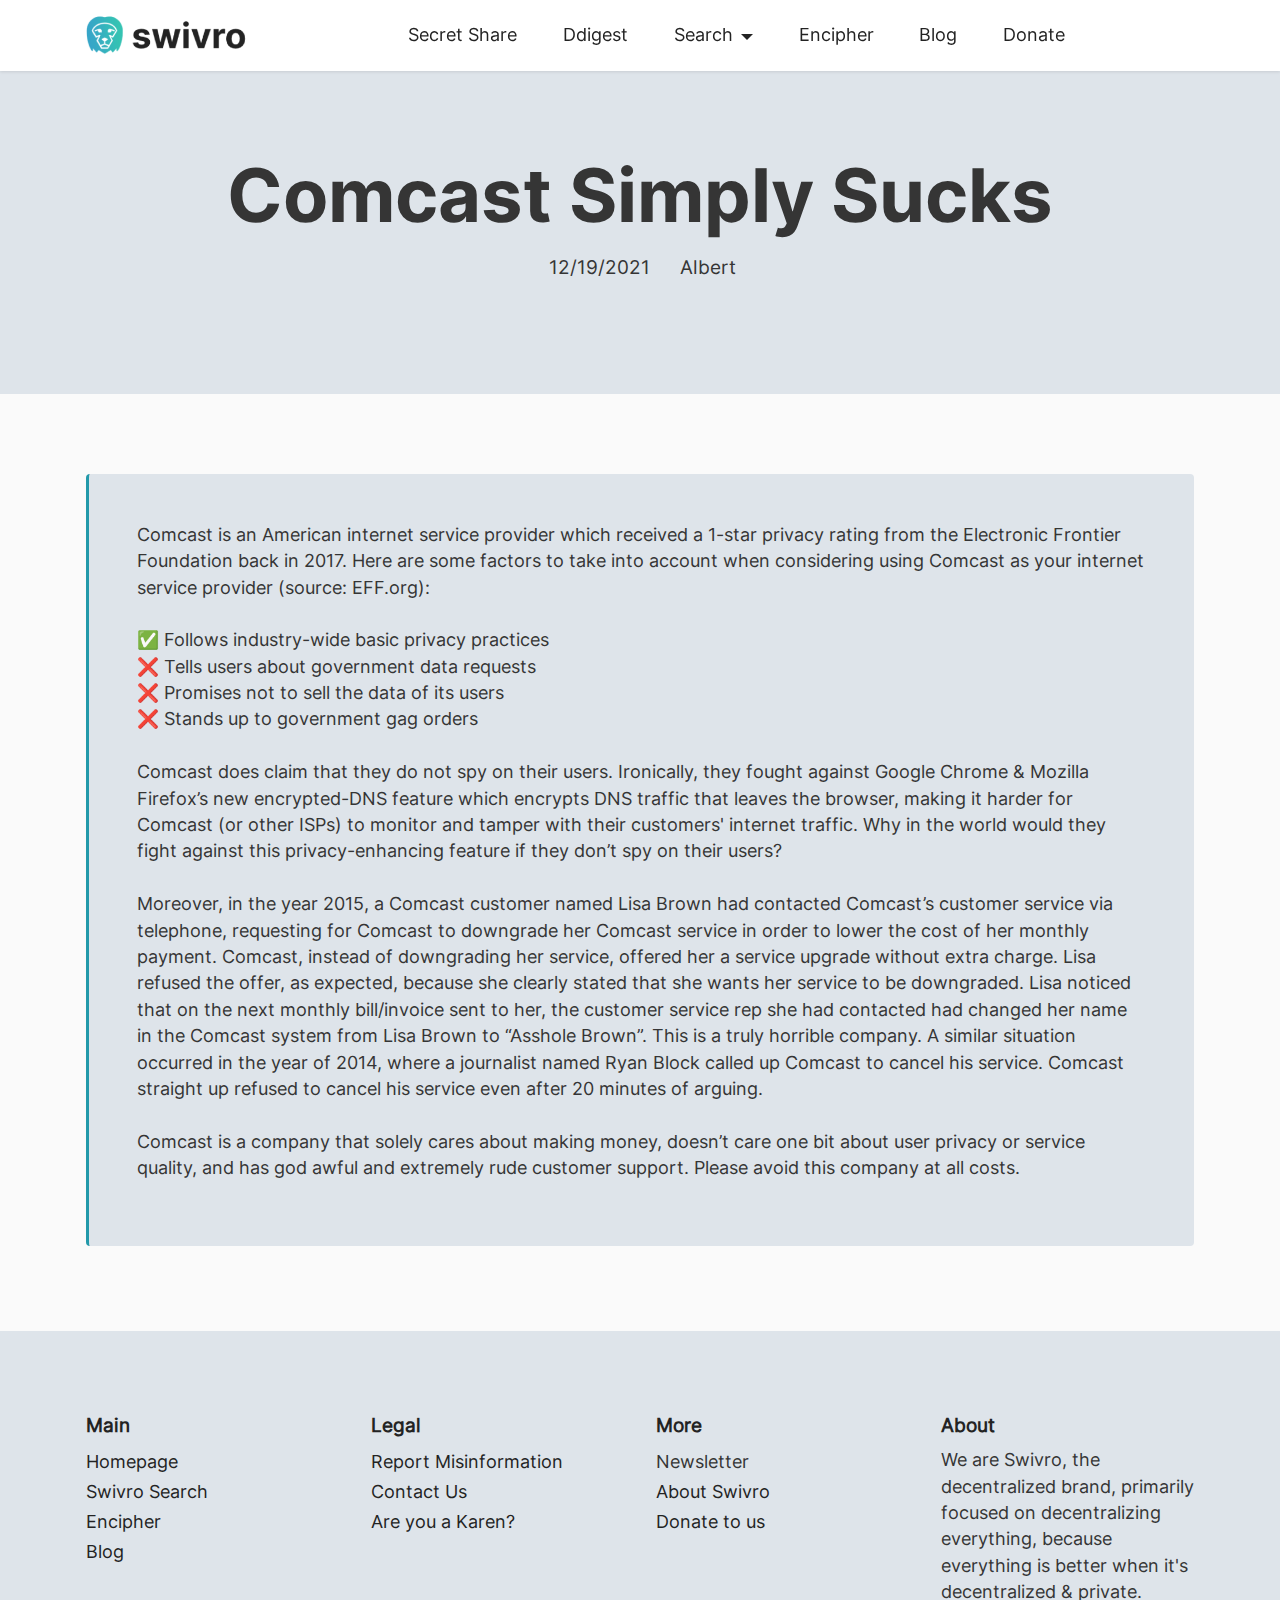
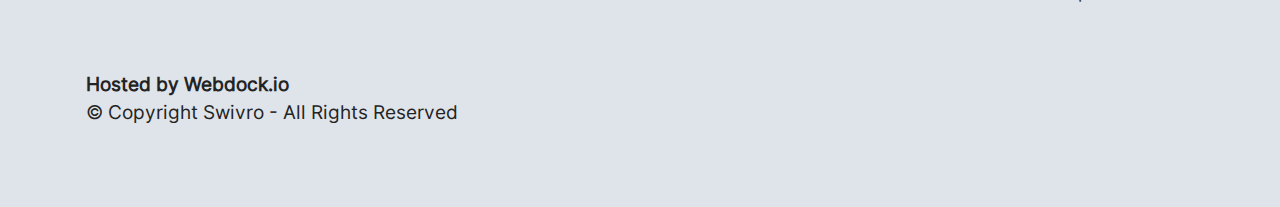
<file: comcast-simply-sucks.html>
<!DOCTYPE html>
<html  >
<head>
  
  <meta charset="UTF-8">
  <meta http-equiv="X-UA-Compatible" content="IE=edge">
  
  <meta name="viewport" content="width=device-width, initial-scale=1, minimum-scale=1">
  <link rel="shortcut icon" href="assets/images/lion-14-512-11-1-128x128.png" type="image/x-icon">
  <meta name="description" content="Swivro is an organization focused on online privacy, cybersecurity, and free speech.">
  
  
  <title>Comcast Simply Sucks - Swivro Blog</title>
  <link rel="stylesheet" href="assets/web/assets/mobirise-icons-bold/mobirise-icons-bold.css">
  <link rel="stylesheet" href="assets/bootstrap/css/bootstrap.min.css">
  <link rel="stylesheet" href="assets/bootstrap/css/bootstrap-grid.min.css">
  <link rel="stylesheet" href="assets/bootstrap/css/bootstrap-reboot.min.css">
  <link rel="stylesheet" href="assets/dropdown/css/style.css">
  <link rel="stylesheet" href="assets/socicon/css/styles.css">
  <link rel="stylesheet" href="assets/theme/css/style.css">
  <link href="assets/fonts/style.css" rel="stylesheet">
  <link rel="preload" as="style" href="assets/mobirise/css/mbr-additional.css"><link rel="stylesheet" href="assets/mobirise/css/mbr-additional.css" type="text/css">
  
  
  
  
</head>
<body>
  
  <section data-bs-version="5.1" class="menu menu2 cid-sYMV2b5gMI" once="menu" id="menu2-pf">
<!-- extra custom styling that applies to all pages -->
<style>
.badge {
  font-family: 'Inter-Regular';
  font-size: 12px;
}
.desc1 {
padding-top: 5px;
}
    
.fontdefault, .modal-content, ul, table, .banner, .alert {
font-family: Inter-Regular;
}
    
.plan, .card-wrapper {
border-radius: 10px !important;
}
.dstab, .uctab, .card-wrapper, .item-wrapper {
border-radius: 20px !important;
}
.btn {
border-radius: 12px !important;
}
.btn-primary {
background-image: linear-gradient(100deg, #2d9ab3, #34b5b2) !important;
border: none !important;
opacity: 1 !important;
}
.btn-primary:hover {
opacity: 0.9;
}
.gradient {
  background-image: linear-gradient(42deg, #3880e3, #33f091) !important;
  background-size: 100% !important;
  -webkit-background-clip: text;
  -moz-background-clip: text;
  -webkit-text-fill-color: transparent;
  -moz-text-fill-color: transparent;
  font-weight: bold;
}

.glitch {
// font-size: 5rem;
// font-weight: bold;
// text-transform: uppercase;
position: relative;
text-shadow: 0.05em 0 0 #00fffc, -0.03em -0.04em 0 #fc00ff,
    0.025em 0.04em 0 #fffc00;
animation: glitch 725ms infinite;
}

.glitch span {
  position: absolute;
  top: 0;
  left: 0;
}

.glitch span:first-child {
  animation: glitch 500ms infinite;
  clip-path: polygon(0 0, 100% 0, 100% 35%, 0 35%);
  transform: translate(-0.04em, -0.03em);
  opacity: 0.75;
}

.glitch span:last-child {
  animation: glitch 375ms infinite;
  clip-path: polygon(0 65%, 100% 65%, 100% 100%, 0 100%);
  transform: translate(0.04em, 0.03em);
  opacity: 0.75;
}

@keyframes glitch {
  0% {
    text-shadow: 0.05em 0 0 #00fffc, -0.03em -0.04em 0 #fc00ff,
      0.025em 0.04em 0 #fffc00;
  }
  15% {
    text-shadow: 0.05em 0 0 #00fffc, -0.03em -0.04em 0 #fc00ff,
      0.025em 0.04em 0 #fffc00;
  }
  16% {
    text-shadow: -0.05em -0.025em 0 #00fffc, 0.025em 0.035em 0 #fc00ff,
      -0.05em -0.05em 0 #fffc00;
  }
  49% {
    text-shadow: -0.05em -0.025em 0 #00fffc, 0.025em 0.035em 0 #fc00ff,
      -0.05em -0.05em 0 #fffc00;
  }
  50% {
    text-shadow: 0.05em 0.035em 0 #00fffc, 0.03em 0 0 #fc00ff,
      0 -0.04em 0 #fffc00;
  }
  99% {
    text-shadow: 0.05em 0.035em 0 #00fffc, 0.03em 0 0 #fc00ff,
      0 -0.04em 0 #fffc00;
  }
  100% {
    text-shadow: -0.05em 0 0 #00fffc, -0.025em -0.04em 0 #fc00ff,
      -0.04em -0.025em 0 #fffc00;
  }
}
</style>
<!-- end custom styling - PS, hi! from Swivro! -->
    
    <nav class="navbar navbar-dropdown navbar-fixed-top navbar-expand-lg">
        <div class="container">
            <div class="navbar-brand">
                <span class="navbar-logo">
                    <a href="../">
                        <img src="assets/images/new-project-100-346x92.png" alt="" style="height: 3rem;">
                    </a>
                </span>
                
            </div>
            <button class="navbar-toggler" type="button" data-toggle="collapse" data-bs-toggle="collapse" data-target="#navbarSupportedContent" data-bs-target="#navbarSupportedContent" aria-controls="navbarNavAltMarkup" aria-expanded="false" aria-label="Toggle navigation">
                <div class="hamburger">
                    <span></span>
                    <span></span>
                    <span></span>
                    <span></span>
                </div>
            </button>
            <div class="collapse navbar-collapse" id="navbarSupportedContent">
                <ul class="navbar-nav nav-dropdown nav-right" data-app-modern-menu="true"><li class="nav-item"><a class="nav-link link text-black text-primary show display-4" href="https://swivro.net/secret-share.html" aria-expanded="false">Secret Share</a></li><li class="nav-item"><a class="nav-link link text-black text-primary show display-4" href="https://swivro.net/ddigest.html">Ddigest</a></li><li class="nav-item dropdown"><a class="nav-link link text-black dropdown-toggle display-4" href="decentrasearch.html" data-toggle="dropdown-submenu" data-bs-toggle="dropdown" data-bs-auto-close="outside" aria-expanded="false">Search</a><div class="dropdown-menu" aria-labelledby="dropdown-undefined"><a class="show text-black dropdown-item text-primary display-4" href="https://swivro.net/search.html"><span class="mbrib-menu mbr-iconfont mbr-iconfont-btn"></span>Product Overview</a><a class="show text-black dropdown-item text-primary display-4" href="https://swivro.net/search-comparison.html"><span class="mbrib-image-gallery mbr-iconfont mbr-iconfont-btn"></span>Product Comparison</a><a class="show text-black dropdown-item text-primary display-4" href="https://search.swivro.net" target="_blank"><span class="mbrib-search mbr-iconfont mbr-iconfont-btn"></span>Search Now</a></div></li><li class="nav-item"><a class="nav-link link show text-black text-primary display-4" href="https://swivro.net/encipher.html">Encipher</a></li><li class="nav-item"><a class="nav-link link show text-black text-primary display-4" href="https://swivro.net/blog.html">Blog</a></li>
                    <li class="nav-item"><a class="nav-link link text-black text-primary display-4" href="https://swivro.net/donate.html">Donate</a></li></ul>
                
                
            </div>
        </div>
    </nav>
</section>

<section data-bs-version="5.1" class="header6 cid-sUY2ZK0Rw3" id="header6-ou">

    

    

    <div class="align-center container">
        <div class="row justify-content-center">
            <div class="col-12 col-lg-10">
                <h1 class="mbr-section-title mbr-fonts-style mbr-white mb-3 display-1">Comcast Simply Sucks</h1>
                
                <p class="mbr-text mbr-white mbr-fonts-style display-7">
                    <i class="fas fa-clock"></i>&nbsp;12/19/2021&nbsp; &nbsp;&nbsp;<i class="fas fa-id-card"></i>&nbsp; Albert</p>
                
            </div>
        </div>
    </div>
</section>

<section data-bs-version="5.1" class="content7 cid-sUs9v4gUBZ" id="content7-o4">
    
    <div class="container">
        <div class="row justify-content-center">
            <div class="col-12 col-md-12">
                <blockquote>
                
                <p class="mbr-text mbr-fonts-style display-4">Comcast is an American internet service provider which received a 1-star privacy rating from the Electronic Frontier Foundation back in 2017. Here are some factors to take into account when considering using Comcast as your internet service provider (source: EFF.org):
<br>
<br>✅ Follows industry-wide basic privacy practices
<br>❌ Tells users about government data requests
<br>❌ Promises not to sell the data of its users
<br>         ❌ Stands up to government gag orders<br>
<br>Comcast does claim that they do not spy on their users. Ironically, they fought against Google Chrome &amp; Mozilla Firefox’s new encrypted-DNS feature which encrypts DNS traffic that leaves the browser, making it harder for Comcast (or other ISPs) to monitor and tamper with their customers' internet traffic. Why in the world would they fight against this privacy-enhancing feature if they don’t spy on their users?
<br>
<br>Moreover, in the year 2015, a Comcast customer named Lisa Brown had contacted Comcast’s customer service via telephone, requesting for Comcast to downgrade her Comcast service in order to lower the cost of her monthly payment. Comcast, instead of downgrading her service, offered her a service upgrade without extra charge. Lisa refused the offer, as expected, because she clearly stated that she wants her service to be downgraded. Lisa noticed that on the next monthly bill/invoice sent to her, the customer service rep she had contacted had changed her name in the Comcast system from Lisa Brown to “Asshole Brown”. This is a truly horrible company. A similar situation occurred in the year of 2014, where a journalist named Ryan Block called up Comcast to cancel his service. Comcast straight up refused to cancel his service even after 20 minutes of arguing.
<br>
<br>Comcast is a company that solely cares about making money, doesn’t care one bit about user privacy or service quality, and has god awful and extremely rude customer support. Please avoid this company at all costs.</p></blockquote>
            </div>
        </div>
    </div>
</section>

<section data-bs-version="5.1" class="footer1 cid-sYMVfH92qR" once="footers" id="footer1-sOpMpnOYd4-sOR1GhUL5w-pg">

    
    
    <div class="container">
        <div class="row mbr-white">
            <div class="col-12 col-md-6 col-lg-3">
                <h5 class="mbr-section-subtitle mbr-fonts-style mb-2 display-7">
                    <strong>Main</strong></h5>
                <ul class="list mbr-fonts-style display-4">
                    <li class="mbr-text item-wrap"><a href="../" class="text-black text-primary">Homepage</a></li><li class="mbr-text item-wrap"><a href="https://swivro.net/search.html" class="text-black text-primary">Swivro Search</a></li><li class="mbr-text item-wrap"><a href="https://swivro.net/encipher.html" class="text-black text-primary">Encipher</a></li><li class="mbr-text item-wrap"><a href="https://swivro.net/blog.html" class="text-black text-primary">Blog</a></li>
                </ul>
            </div>
            <div class="col-12 col-md-6 col-lg-3">
                <h5 class="mbr-section-subtitle mbr-fonts-style mb-2 display-7">
                    <strong>Legal</strong></h5>
                <ul class="list mbr-fonts-style display-4">

                    <li class="mbr-text item-wrap"><a href="https://swivro.net/contact.html" class="text-black text-primary" style="font-size: 1.1rem;">Report Misinformation</a><br></li><li class="mbr-text item-wrap"><a href="https://swivro.net/contact.html" class="text-black text-primary">Contact Us</a></li><li class="mbr-text item-wrap"><a href="https://swivro.net/are-you-a-karen.html" class="text-black text-primary">Are you a Karen?</a></li>
                </ul>
            </div>
            <div class="col-12 col-md-6 col-lg-3">
                <h5 class="mbr-section-subtitle mbr-fonts-style mb-2 display-7"><strong>More</strong></h5>
                <ul class="list mbr-fonts-style display-4">
                    <li class="mbr-text item-wrap">Newsletter</li><li class="mbr-text item-wrap"><a href="https://swivro.net/about.html" class="text-black text-primary">About&nbsp;Swivro</a></li><li class="mbr-text item-wrap"><a href="https://swivro.net/donate.html" class="text-black text-primary">Donate to us</a></li>
                </ul>
            </div>
            <div class="col-12 col-md-6 col-lg-3">
                <h5 class="mbr-section-subtitle mbr-fonts-style mb-2 display-7">
                    <strong>About</strong>
                </h5>
                <p class="mbr-text mbr-fonts-style mb-4 display-4">We are Swivro, the decentralized brand, primarily focused on decentralizing everything, because everything is better when it's decentralized &amp; private.<br></p>
                
                
            </div>
            <div class="col-12 mt-4">
                <p class="mbr-text mb-0 mbr-fonts-style copyright align-center display-7"><a href="https://webdock.io" class="text-black" style="" target="_blank"><strong>Hosted by Webdock.io</strong></a><br>© Copyright <text id="footeryear"></text> Swivro - All Rights Reserved<br>
                </p>
            </div>
        </div>
    </div>
    <script>
        document.getElementById("year").innerHTML = new Date().getFullYear();
        document.getElementById("footeryear").innerHTML = new Date().getFullYear();
    </script>
</section>


<script src="assets/bootstrap/js/bootstrap.bundle.min.js"></script>
  <script src="assets/smoothscroll/smooth-scroll.js"></script>
  <script src="assets/ytplayer/index.js"></script>
  <script src="assets/dropdown/js/navbar-dropdown.js"></script>
  <script src="assets/theme/js/script.js"></script>
  
  
  <script src="//instant.page/5.1.0" type="module" integrity="sha384-by67kQnR+pyfy8yWP4kPO12fHKRLHZPfEsiSXR8u2IKcTdxD805MGUXBzVPnkLHw"></script>
</body>
</html>
</file>
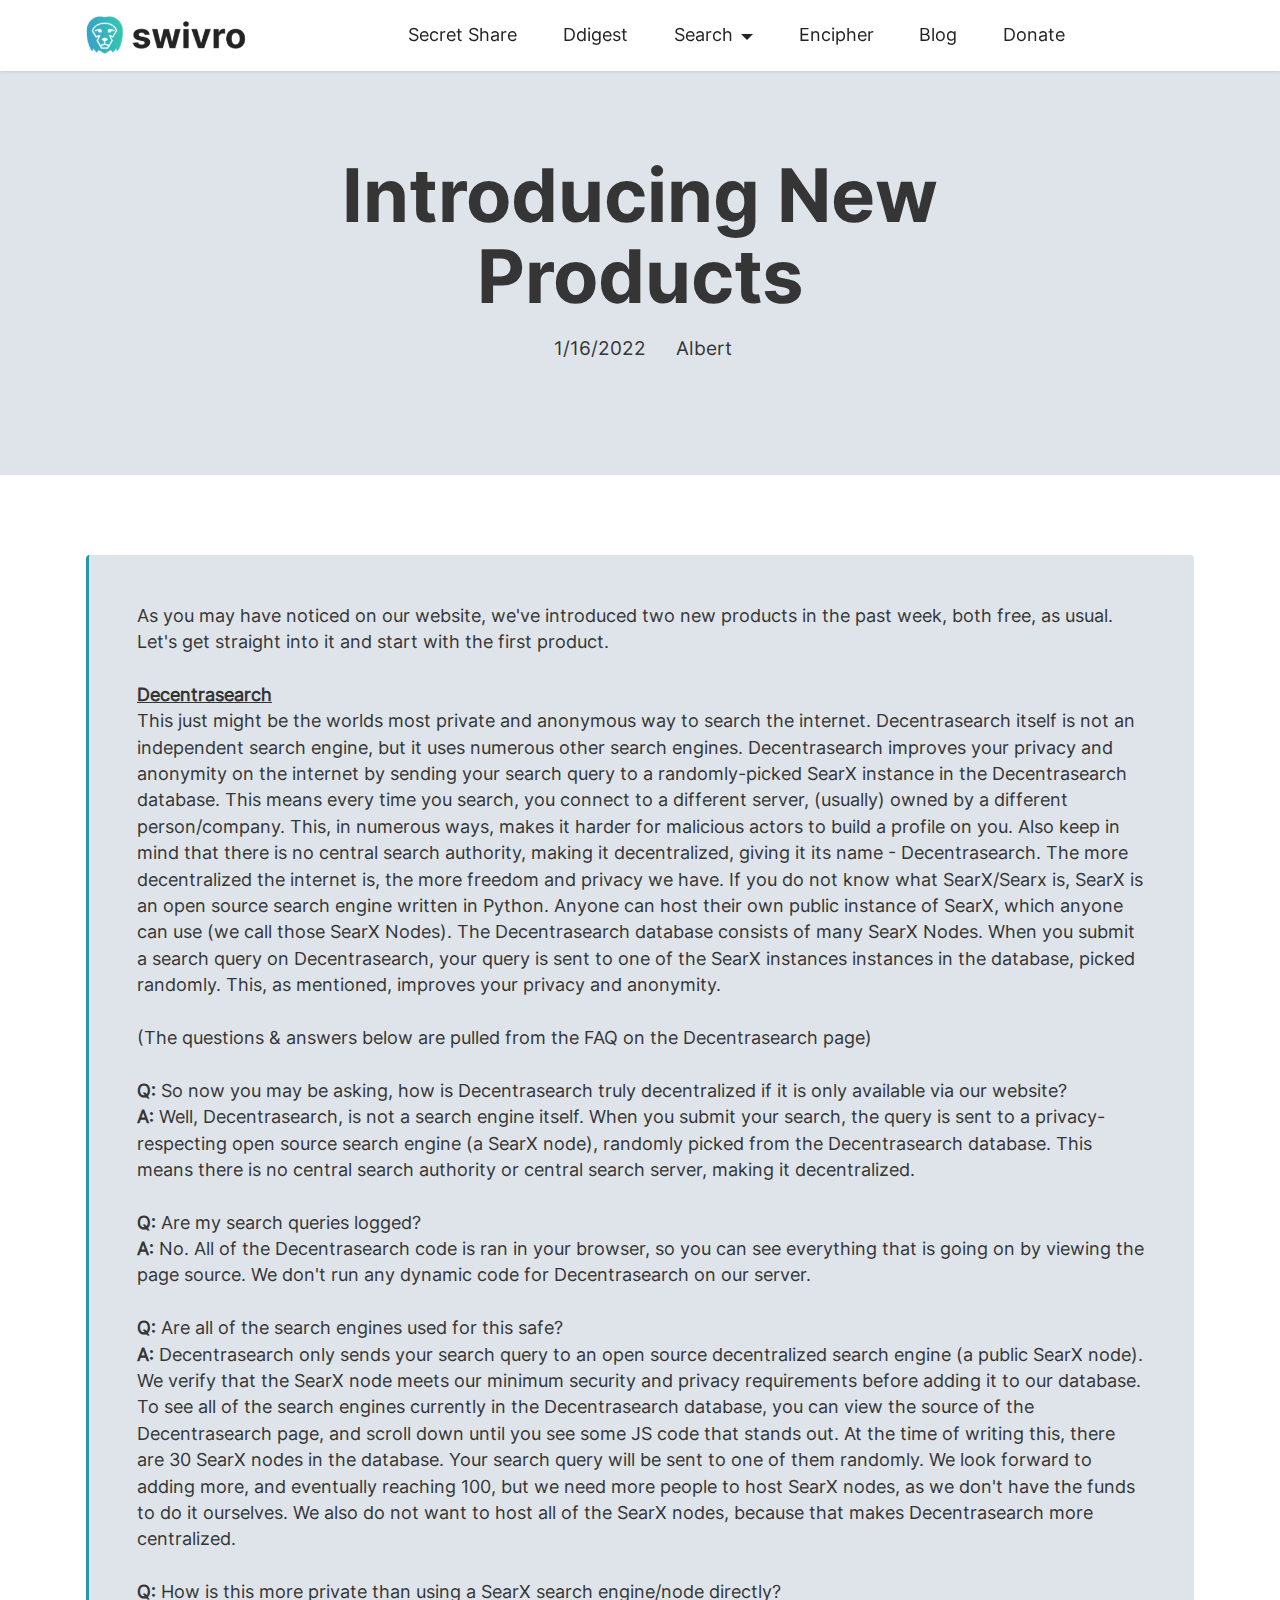
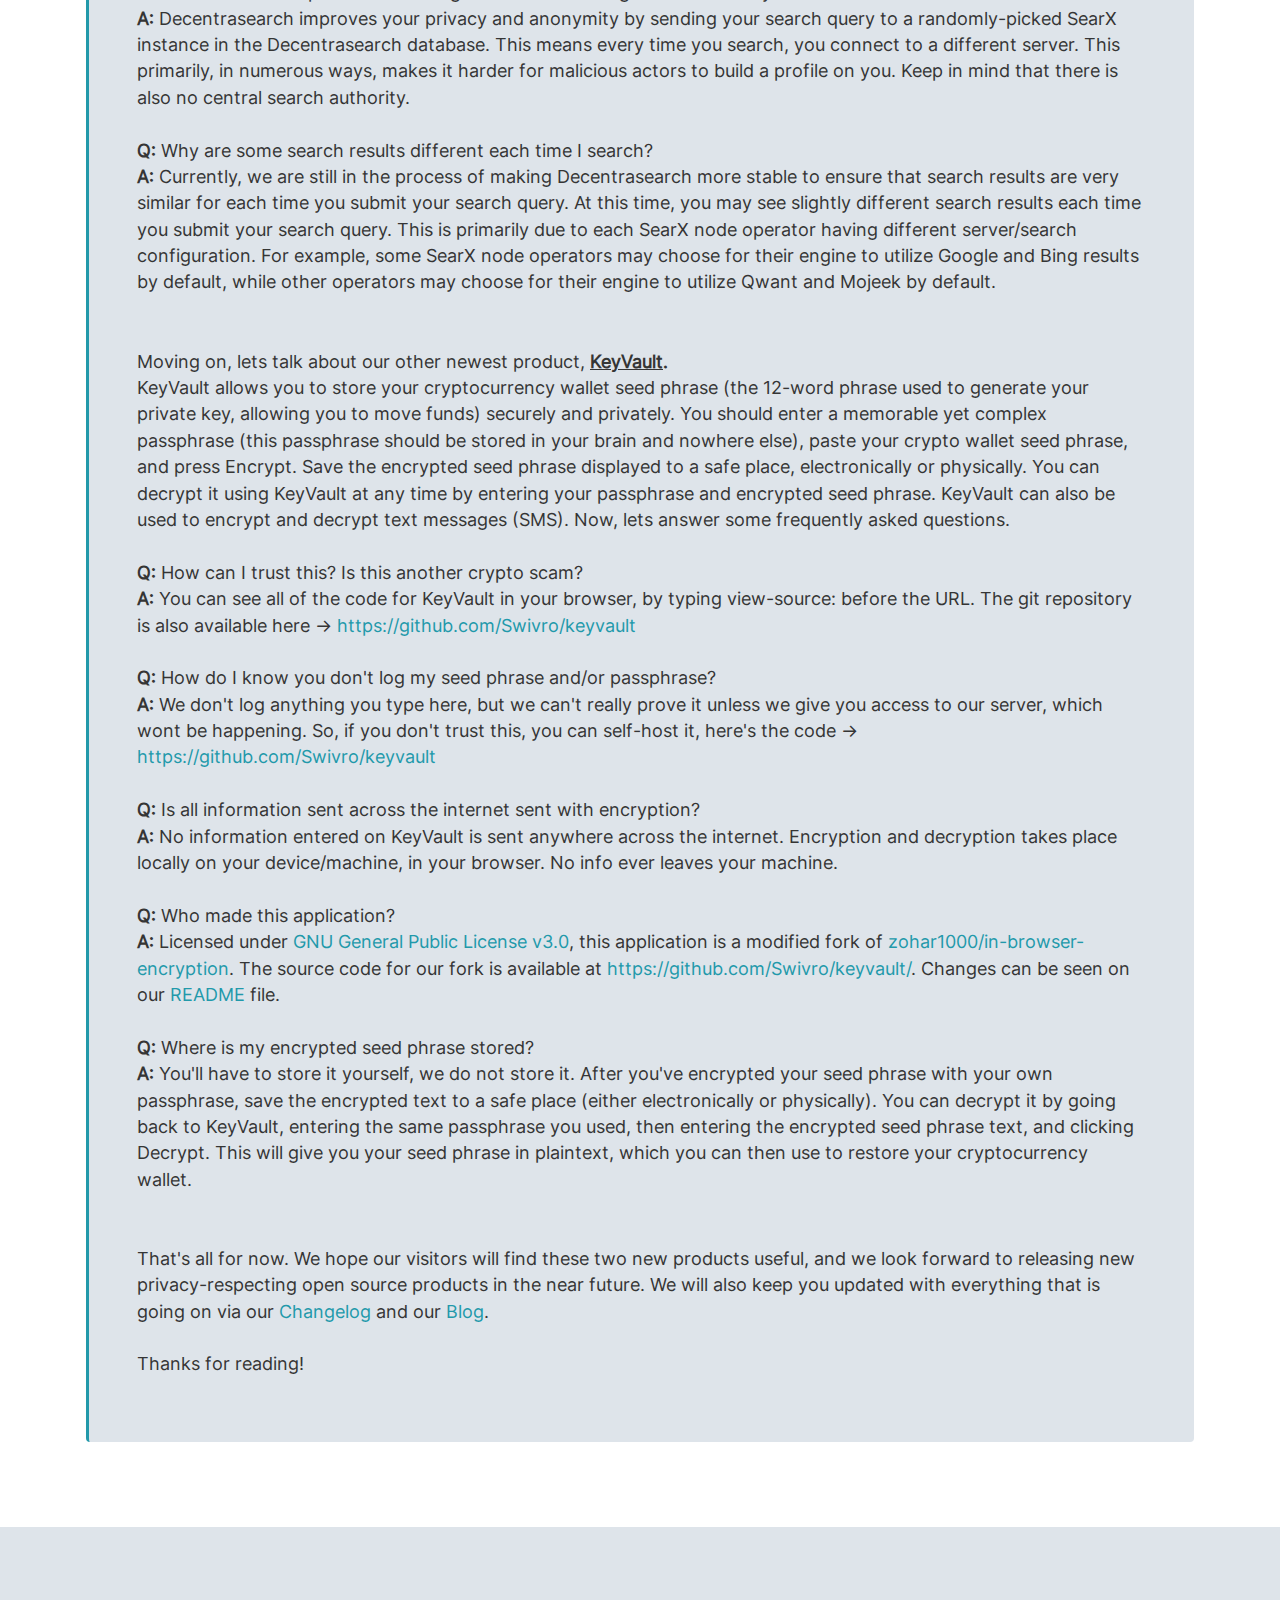
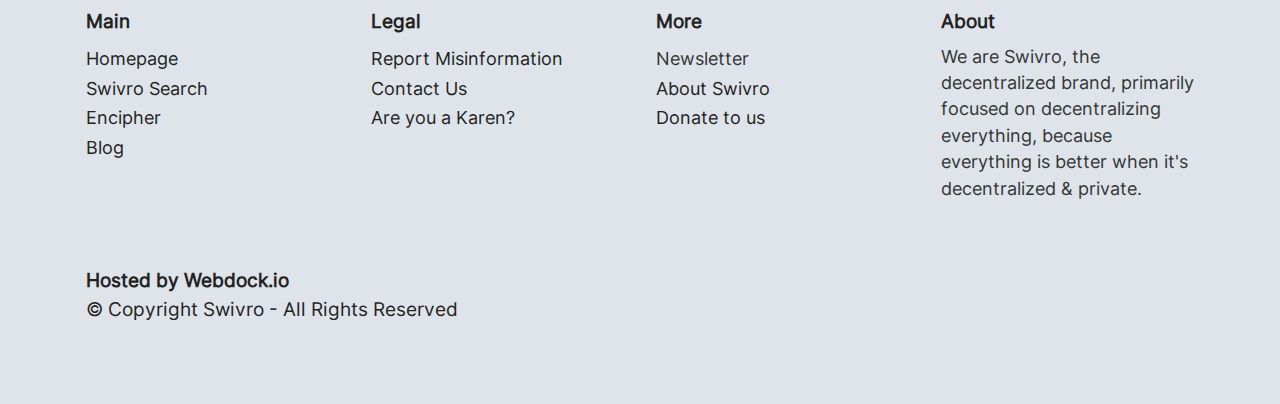
<file: introducing-decentrasearch-and-keyvault.html>
<!DOCTYPE html>
<html  >
<head>
  
  <meta charset="UTF-8">
  <meta http-equiv="X-UA-Compatible" content="IE=edge">
  
  <meta name="viewport" content="width=device-width, initial-scale=1, minimum-scale=1">
  <link rel="shortcut icon" href="assets/images/lion-14-512-11-1-128x128.png" type="image/x-icon">
  <meta name="description" content="Swivro is an organization focused on online privacy, cybersecurity, and free speech.">
  
  
  <title>Introducing Decentrasearch &amp; KeyVault - Swivro Blog</title>
  <link rel="stylesheet" href="assets/web/assets/mobirise-icons-bold/mobirise-icons-bold.css">
  <link rel="stylesheet" href="assets/bootstrap/css/bootstrap.min.css">
  <link rel="stylesheet" href="assets/bootstrap/css/bootstrap-grid.min.css">
  <link rel="stylesheet" href="assets/bootstrap/css/bootstrap-reboot.min.css">
  <link rel="stylesheet" href="assets/dropdown/css/style.css">
  <link rel="stylesheet" href="assets/socicon/css/styles.css">
  <link rel="stylesheet" href="assets/theme/css/style.css">
  <link href="assets/fonts/style.css" rel="stylesheet">
  <link rel="preload" as="style" href="assets/mobirise/css/mbr-additional.css"><link rel="stylesheet" href="assets/mobirise/css/mbr-additional.css" type="text/css">
  
  
  
  
</head>
<body>
  
  <section data-bs-version="5.1" class="menu menu2 cid-sYMV2b5gMI" once="menu" id="menu2-pf">
<!-- extra custom styling that applies to all pages -->
<style>
.badge {
  font-family: 'Inter-Regular';
  font-size: 12px;
}
.desc1 {
padding-top: 5px;
}
    
.fontdefault, .modal-content, ul, table, .banner, .alert {
font-family: Inter-Regular;
}
    
.plan, .card-wrapper {
border-radius: 10px !important;
}
.dstab, .uctab, .card-wrapper, .item-wrapper {
border-radius: 20px !important;
}
.btn {
border-radius: 12px !important;
}
.btn-primary {
background-image: linear-gradient(100deg, #2d9ab3, #34b5b2) !important;
border: none !important;
opacity: 1 !important;
}
.btn-primary:hover {
opacity: 0.9;
}
.gradient {
  background-image: linear-gradient(42deg, #3880e3, #33f091) !important;
  background-size: 100% !important;
  -webkit-background-clip: text;
  -moz-background-clip: text;
  -webkit-text-fill-color: transparent;
  -moz-text-fill-color: transparent;
  font-weight: bold;
}

.glitch {
// font-size: 5rem;
// font-weight: bold;
// text-transform: uppercase;
position: relative;
text-shadow: 0.05em 0 0 #00fffc, -0.03em -0.04em 0 #fc00ff,
    0.025em 0.04em 0 #fffc00;
animation: glitch 725ms infinite;
}

.glitch span {
  position: absolute;
  top: 0;
  left: 0;
}

.glitch span:first-child {
  animation: glitch 500ms infinite;
  clip-path: polygon(0 0, 100% 0, 100% 35%, 0 35%);
  transform: translate(-0.04em, -0.03em);
  opacity: 0.75;
}

.glitch span:last-child {
  animation: glitch 375ms infinite;
  clip-path: polygon(0 65%, 100% 65%, 100% 100%, 0 100%);
  transform: translate(0.04em, 0.03em);
  opacity: 0.75;
}

@keyframes glitch {
  0% {
    text-shadow: 0.05em 0 0 #00fffc, -0.03em -0.04em 0 #fc00ff,
      0.025em 0.04em 0 #fffc00;
  }
  15% {
    text-shadow: 0.05em 0 0 #00fffc, -0.03em -0.04em 0 #fc00ff,
      0.025em 0.04em 0 #fffc00;
  }
  16% {
    text-shadow: -0.05em -0.025em 0 #00fffc, 0.025em 0.035em 0 #fc00ff,
      -0.05em -0.05em 0 #fffc00;
  }
  49% {
    text-shadow: -0.05em -0.025em 0 #00fffc, 0.025em 0.035em 0 #fc00ff,
      -0.05em -0.05em 0 #fffc00;
  }
  50% {
    text-shadow: 0.05em 0.035em 0 #00fffc, 0.03em 0 0 #fc00ff,
      0 -0.04em 0 #fffc00;
  }
  99% {
    text-shadow: 0.05em 0.035em 0 #00fffc, 0.03em 0 0 #fc00ff,
      0 -0.04em 0 #fffc00;
  }
  100% {
    text-shadow: -0.05em 0 0 #00fffc, -0.025em -0.04em 0 #fc00ff,
      -0.04em -0.025em 0 #fffc00;
  }
}
</style>
<!-- end custom styling - PS, hi! from Swivro! -->
    
    <nav class="navbar navbar-dropdown navbar-fixed-top navbar-expand-lg">
        <div class="container">
            <div class="navbar-brand">
                <span class="navbar-logo">
                    <a href="../">
                        <img src="assets/images/new-project-100-346x92.png" alt="" style="height: 3rem;">
                    </a>
                </span>
                
            </div>
            <button class="navbar-toggler" type="button" data-toggle="collapse" data-bs-toggle="collapse" data-target="#navbarSupportedContent" data-bs-target="#navbarSupportedContent" aria-controls="navbarNavAltMarkup" aria-expanded="false" aria-label="Toggle navigation">
                <div class="hamburger">
                    <span></span>
                    <span></span>
                    <span></span>
                    <span></span>
                </div>
            </button>
            <div class="collapse navbar-collapse" id="navbarSupportedContent">
                <ul class="navbar-nav nav-dropdown nav-right" data-app-modern-menu="true"><li class="nav-item"><a class="nav-link link text-black text-primary show display-4" href="https://swivro.net/secret-share.html" aria-expanded="false">Secret Share</a></li><li class="nav-item"><a class="nav-link link text-black text-primary show display-4" href="https://swivro.net/ddigest.html">Ddigest</a></li><li class="nav-item dropdown"><a class="nav-link link text-black dropdown-toggle display-4" href="decentrasearch.html" data-toggle="dropdown-submenu" data-bs-toggle="dropdown" data-bs-auto-close="outside" aria-expanded="false">Search</a><div class="dropdown-menu" aria-labelledby="dropdown-undefined"><a class="show text-black dropdown-item text-primary display-4" href="https://swivro.net/search.html"><span class="mbrib-menu mbr-iconfont mbr-iconfont-btn"></span>Product Overview</a><a class="show text-black dropdown-item text-primary display-4" href="https://swivro.net/search-comparison.html"><span class="mbrib-image-gallery mbr-iconfont mbr-iconfont-btn"></span>Product Comparison</a><a class="show text-black dropdown-item text-primary display-4" href="https://search.swivro.net" target="_blank"><span class="mbrib-search mbr-iconfont mbr-iconfont-btn"></span>Search Now</a></div></li><li class="nav-item"><a class="nav-link link show text-black text-primary display-4" href="https://swivro.net/encipher.html">Encipher</a></li><li class="nav-item"><a class="nav-link link show text-black text-primary display-4" href="https://swivro.net/blog.html">Blog</a></li>
                    <li class="nav-item"><a class="nav-link link text-black text-primary display-4" href="https://swivro.net/donate.html">Donate</a></li></ul>
                
                
            </div>
        </div>
    </nav>
</section>

<section data-bs-version="5.1" class="header6 cid-sUY4KC43Y5" id="header6-oz">

    

    

    <div class="align-center container">
        <div class="row justify-content-center">
            <div class="col-12 col-lg-10">
                <h1 class="mbr-section-title mbr-fonts-style mbr-white mb-3 display-1">Introducing New Products</h1>
                
                <p class="mbr-text mbr-white mbr-fonts-style display-7">
                    <i class="fas fa-clock"></i>&nbsp;1/16/2022&nbsp; &nbsp;&nbsp;<i class="fas fa-id-card"></i>&nbsp; Albert
                </p>
                
            </div>
        </div>
    </div>
</section>

<section data-bs-version="5.1" class="content7 cid-sUIcG3ysJM" id="content7-or">
    
    <div class="container">
        <div class="row justify-content-center">
            <div class="col-12 col-md-12">
                <blockquote>
                
                <p class="mbr-text mbr-fonts-style display-4">As you may have noticed on our website, we've introduced two new products in the past week, both free, as usual. Let's get straight into it and start with the first product.<br><br><u><strong>Decentrasearch</strong><br></u>This just might be the worlds most private and anonymous way to search the internet. Decentrasearch itself is not an independent search engine, but it uses numerous other search engines. Decentrasearch improves your privacy and anonymity on the internet by sending your search query to a randomly-picked SearX instance in the Decentrasearch database. This means every time you search, you connect to a different server, (usually) owned by a different person/company. This, in numerous ways, makes it harder for malicious actors to build a profile on you. Also keep in mind that there is no central search authority, making it decentralized, giving it its name - Decentrasearch. The more decentralized the internet is, the more freedom and privacy we have. If you do not know what SearX/Searx is, SearX is an open source search engine written in Python. Anyone can host their own public instance of SearX, which anyone can use (we call those SearX Nodes). The Decentrasearch database consists of many SearX Nodes. When you submit a search query on Decentrasearch, your query is sent to one of the SearX instances instances in the database, picked randomly. This, as mentioned, improves your privacy and anonymity.<br><br>(The questions &amp; answers below are pulled from the FAQ on the Decentrasearch page)<br><br><strong>Q:&nbsp;</strong>So now you may be asking,&nbsp;how is Decentrasearch truly decentralized if it is only available via our website?<br><strong>A:&nbsp;</strong>Well,&nbsp;Decentrasearch, is not a search engine itself. When you submit your search, the query is sent to a privacy-respecting open source search engine (a SearX node), randomly picked from the Decentrasearch database. This means there is no central search authority or central search server, making it decentralized.<br><br><strong>Q: </strong>Are my search queries logged?<br><strong>A:&nbsp;</strong>No. All of the Decentrasearch code is ran in your browser, so you can see everything that is going on by viewing the page source. We don't run any dynamic code for Decentrasearch on our server.<br><br><strong>Q:&nbsp;</strong>Are all of the search engines used for this safe?<br><strong>A:&nbsp;</strong>Decentrasearch only sends your search query to an open source decentralized search engine (a public SearX node). We verify that the SearX node meets our minimum security and privacy requirements before adding it to our database. To see all of the search engines currently in the Decentrasearch database, you can view the source of the Decentrasearch page, and scroll down until you see some JS code that stands out. At the time of writing this, there are 30 SearX nodes in the database. Your search query will be sent to one of them randomly. We look forward to adding more, and eventually reaching 100, but we need more people to host SearX nodes, as we don't have the funds to do it ourselves. We also do not want to host all of the SearX nodes, because that makes Decentrasearch more centralized.<br><br><strong>Q:&nbsp;</strong>How is this more private than using a SearX search engine/node directly?<br><strong>A:&nbsp;</strong>Decentrasearch improves your privacy and anonymity by sending your search query to a randomly-picked SearX instance in the Decentrasearch database. This means every time you search, you connect to a different server. This primarily, in numerous ways, makes it harder for malicious actors to build a profile on you. Keep in mind that there is also no central search authority.<strong><br></strong><br><strong>Q:&nbsp;</strong>Why are some search results different each time I search?<br><strong>A:&nbsp;</strong>Currently, we are still in the process of making Decentrasearch more stable to ensure that search results are very similar for each time you submit your search query. At this time, you may see slightly different search results each time you submit your search query. This is primarily due to each SearX node operator having different server/search configuration. For example, some SearX node operators may choose for their engine to utilize Google and Bing results by default, while other operators may choose for their engine to utilize Qwant and Mojeek by default.<br><br><br>Moving on, lets talk about our other newest product, <strong><u>KeyVault</u>.</strong><br>KeyVault allows you to store your cryptocurrency wallet seed phrase (the 12-word phrase used to generate your private key, allowing you to move funds) securely and privately. You should enter a memorable yet complex passphrase (this passphrase should be stored in your brain and nowhere else), paste your crypto wallet seed phrase, and press Encrypt. Save the encrypted seed phrase displayed to a safe place, electronically or physically. You can decrypt it using KeyVault at any time by entering your passphrase and encrypted seed phrase. KeyVault can also be used to encrypt and decrypt text messages (SMS). Now, lets answer some frequently asked questions.<br><br><strong>Q:&nbsp;</strong>How can I trust this? Is this another crypto scam?<br><strong>A:&nbsp;</strong>You can see all of the code for KeyVault in your browser, by typing view-source: before the URL. The git repository is also available here -&gt; <a href="https://github.com/Swivro/keyvault" class="text-primary" target="_blank">https://github.com/Swivro/keyvault</a><br>
<br><strong>Q:&nbsp;</strong>How do I know you don't log my seed phrase and/or passphrase?<br><strong>A:&nbsp;</strong>We don't log anything you type here, but we can't really prove it unless we give you access to our server, which wont be happening. So, if you don't trust this, you can self-host it, here's the code -&gt; <a href="https://github.com/Swivro/keyvault" class="text-primary" target="_blank">https://github.com/Swivro/keyvault</a><strong><br></strong><br><strong>Q:&nbsp;</strong>Is all information sent across the internet sent with encryption?<br><strong>A:&nbsp;</strong>No information entered on KeyVault is sent anywhere across the internet. Encryption and decryption takes place locally on your device/machine, in your browser. No info ever leaves your machine.<strong><br></strong><br><strong>Q:&nbsp;</strong>Who made this application?<br><strong>A:&nbsp;</strong>Licensed under <a href="https://github.com/Swivro/keyvault/blob/master/LICENSE" class="text-primary" target="_blank">GNU General Public License v3.0</a>, this application is a modified fork of <a href="https://github.com/zohar1000/in-browser-encryption/blob/master/LICENSE" class="text-primary" target="_blank">zohar1000/in-browser-encryption</a>. The source code for our fork is available at <a href="https://github.com/Swivro/keyvault/" class="text-primary" target="_blank">https://github.com/Swivro/keyvault/</a>. Changes can be seen on our <a href="https://github.com/Swivro/keyvault/blob/master/README.md" class="text-primary" target="_blank">README</a> file.<br><br><strong>Q:&nbsp;</strong>Where is my encrypted seed phrase stored?<br><strong>A:&nbsp;</strong>You'll have to store it yourself, we do not store it. After you've encrypted your seed phrase with your own passphrase, save the encrypted text to a safe place (either electronically or physically). You can decrypt it by going back to KeyVault, entering the same passphrase you used, then entering the encrypted seed phrase text, and clicking Decrypt. This will give you your seed phrase in plaintext, which you can then use to restore your cryptocurrency wallet.<br><br><br>That's all for now. We hope our visitors will find these two new products useful, and we look forward to releasing new privacy-respecting open source products in the near future. We will also keep you updated with everything that is going on via our <a href="https://swivro.net/changelog.html" class="text-primary" target="_blank">Changelog</a> and our <a href="https://swivro.net/blog.html" class="text-primary" target="_blank">Blog</a>.<br><br>Thanks for reading!</p></blockquote>
            </div>
        </div>
    </div>
</section>

<section data-bs-version="5.1" class="footer1 cid-sYMVfH92qR" once="footers" id="footer1-sOpMpnOYd4-sOR1GhUL5w-pg">

    
    
    <div class="container">
        <div class="row mbr-white">
            <div class="col-12 col-md-6 col-lg-3">
                <h5 class="mbr-section-subtitle mbr-fonts-style mb-2 display-7">
                    <strong>Main</strong></h5>
                <ul class="list mbr-fonts-style display-4">
                    <li class="mbr-text item-wrap"><a href="../" class="text-black text-primary">Homepage</a></li><li class="mbr-text item-wrap"><a href="https://swivro.net/search.html" class="text-black text-primary">Swivro Search</a></li><li class="mbr-text item-wrap"><a href="https://swivro.net/encipher.html" class="text-black text-primary">Encipher</a></li><li class="mbr-text item-wrap"><a href="https://swivro.net/blog.html" class="text-black text-primary">Blog</a></li>
                </ul>
            </div>
            <div class="col-12 col-md-6 col-lg-3">
                <h5 class="mbr-section-subtitle mbr-fonts-style mb-2 display-7">
                    <strong>Legal</strong></h5>
                <ul class="list mbr-fonts-style display-4">

                    <li class="mbr-text item-wrap"><a href="https://swivro.net/contact.html" class="text-black text-primary" style="font-size: 1.1rem;">Report Misinformation</a><br></li><li class="mbr-text item-wrap"><a href="https://swivro.net/contact.html" class="text-black text-primary">Contact Us</a></li><li class="mbr-text item-wrap"><a href="https://swivro.net/are-you-a-karen.html" class="text-black text-primary">Are you a Karen?</a></li>
                </ul>
            </div>
            <div class="col-12 col-md-6 col-lg-3">
                <h5 class="mbr-section-subtitle mbr-fonts-style mb-2 display-7"><strong>More</strong></h5>
                <ul class="list mbr-fonts-style display-4">
                    <li class="mbr-text item-wrap">Newsletter</li><li class="mbr-text item-wrap"><a href="https://swivro.net/about.html" class="text-black text-primary">About&nbsp;Swivro</a></li><li class="mbr-text item-wrap"><a href="https://swivro.net/donate.html" class="text-black text-primary">Donate to us</a></li>
                </ul>
            </div>
            <div class="col-12 col-md-6 col-lg-3">
                <h5 class="mbr-section-subtitle mbr-fonts-style mb-2 display-7">
                    <strong>About</strong>
                </h5>
                <p class="mbr-text mbr-fonts-style mb-4 display-4">We are Swivro, the decentralized brand, primarily focused on decentralizing everything, because everything is better when it's decentralized &amp; private.<br></p>
                
                
            </div>
            <div class="col-12 mt-4">
                <p class="mbr-text mb-0 mbr-fonts-style copyright align-center display-7"><a href="https://webdock.io" class="text-black" style="" target="_blank"><strong>Hosted by Webdock.io</strong></a><br>© Copyright <text id="footeryear"></text> Swivro - All Rights Reserved<br>
                </p>
            </div>
        </div>
    </div>
    <script>
        document.getElementById("year").innerHTML = new Date().getFullYear();
        document.getElementById("footeryear").innerHTML = new Date().getFullYear();
    </script>
</section>


<script src="assets/bootstrap/js/bootstrap.bundle.min.js"></script>
  <script src="assets/smoothscroll/smooth-scroll.js"></script>
  <script src="assets/ytplayer/index.js"></script>
  <script src="assets/dropdown/js/navbar-dropdown.js"></script>
  <script src="assets/theme/js/script.js"></script>
  
  
  <script src="//instant.page/5.1.0" type="module" integrity="sha384-by67kQnR+pyfy8yWP4kPO12fHKRLHZPfEsiSXR8u2IKcTdxD805MGUXBzVPnkLHw"></script>
</body>
</html>
</file>
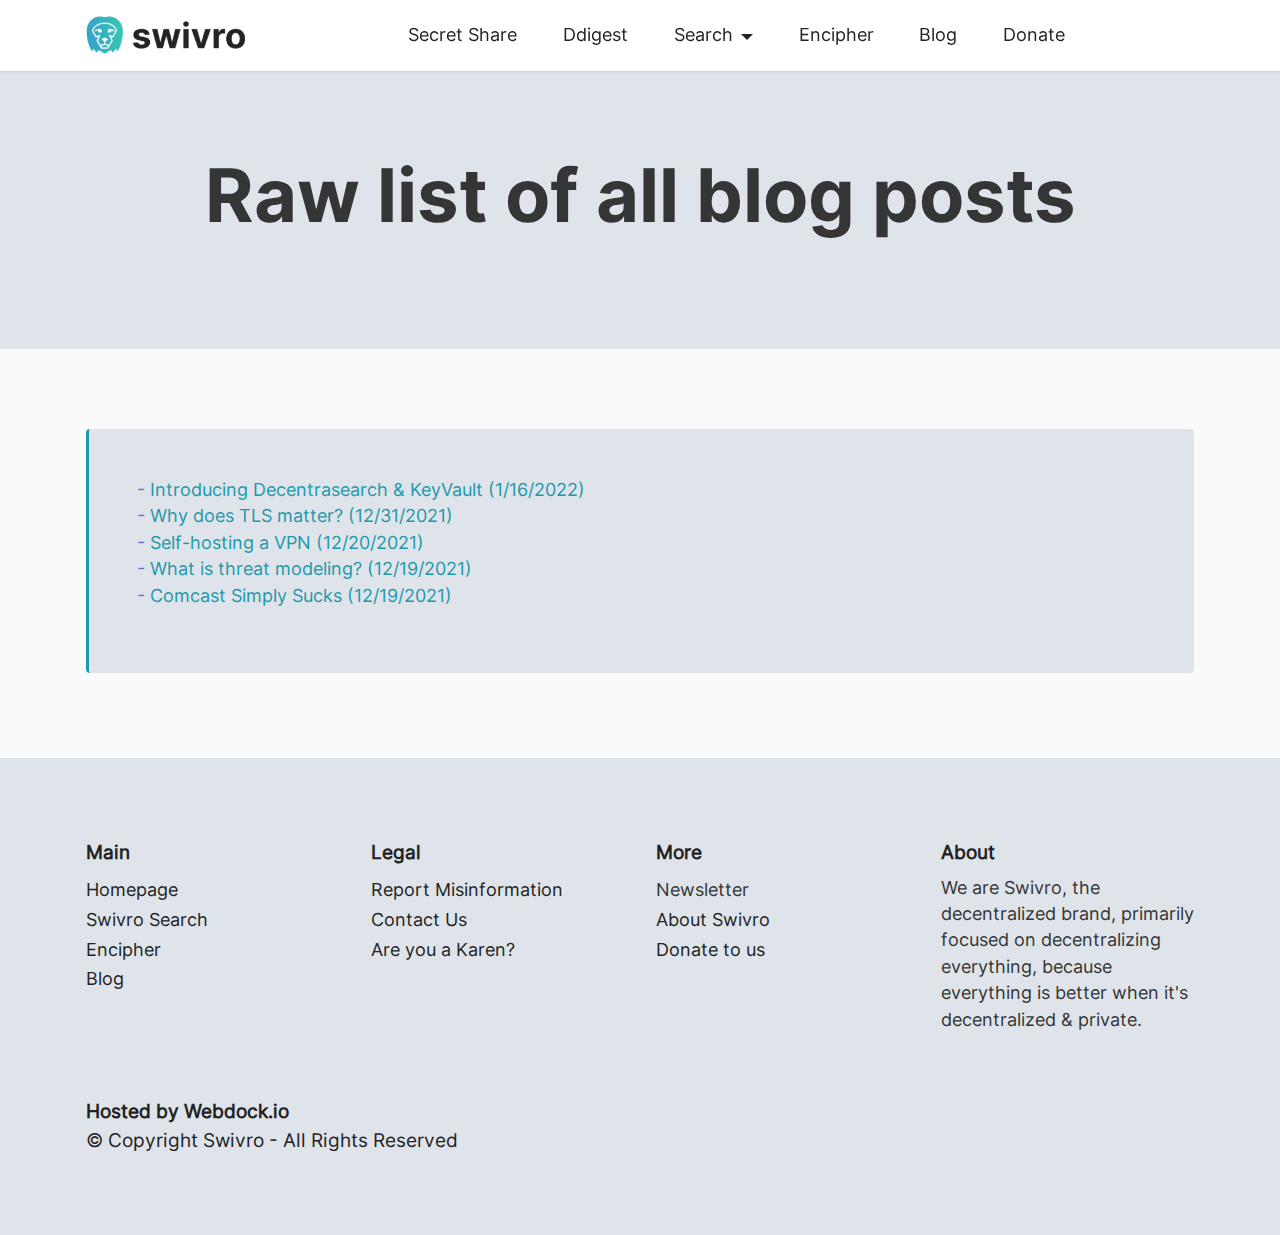
<file: raw-list-of-all-posts.html>
<!DOCTYPE html>
<html  >
<head>
  
  <meta charset="UTF-8">
  <meta http-equiv="X-UA-Compatible" content="IE=edge">
  
  <meta name="viewport" content="width=device-width, initial-scale=1, minimum-scale=1">
  <link rel="shortcut icon" href="assets/images/lion-14-512-11-1-128x128.png" type="image/x-icon">
  <meta name="description" content="Swivro is an organization focused on online privacy, cybersecurity, and free speech.">
  
  
  <title>Raw list of all posts - Swivro Blog</title>
  <link rel="stylesheet" href="assets/web/assets/mobirise-icons-bold/mobirise-icons-bold.css">
  <link rel="stylesheet" href="assets/bootstrap/css/bootstrap.min.css">
  <link rel="stylesheet" href="assets/bootstrap/css/bootstrap-grid.min.css">
  <link rel="stylesheet" href="assets/bootstrap/css/bootstrap-reboot.min.css">
  <link rel="stylesheet" href="assets/dropdown/css/style.css">
  <link rel="stylesheet" href="assets/socicon/css/styles.css">
  <link rel="stylesheet" href="assets/theme/css/style.css">
  <link href="assets/fonts/style.css" rel="stylesheet">
  <link rel="preload" as="style" href="assets/mobirise/css/mbr-additional.css"><link rel="stylesheet" href="assets/mobirise/css/mbr-additional.css" type="text/css">
  
  
  
  
</head>
<body>
  
  <section data-bs-version="5.1" class="menu menu2 cid-sYMV2b5gMI" once="menu" id="menu2-pf">
<!-- extra custom styling that applies to all pages -->
<style>
.badge {
  font-family: 'Inter-Regular';
  font-size: 12px;
}
.desc1 {
padding-top: 5px;
}
    
.fontdefault, .modal-content, ul, table, .banner, .alert {
font-family: Inter-Regular;
}
    
.plan, .card-wrapper {
border-radius: 10px !important;
}
.dstab, .uctab, .card-wrapper, .item-wrapper {
border-radius: 20px !important;
}
.btn {
border-radius: 12px !important;
}
.btn-primary {
background-image: linear-gradient(100deg, #2d9ab3, #34b5b2) !important;
border: none !important;
opacity: 1 !important;
}
.btn-primary:hover {
opacity: 0.9;
}
.gradient {
  background-image: linear-gradient(42deg, #3880e3, #33f091) !important;
  background-size: 100% !important;
  -webkit-background-clip: text;
  -moz-background-clip: text;
  -webkit-text-fill-color: transparent;
  -moz-text-fill-color: transparent;
  font-weight: bold;
}

.glitch {
// font-size: 5rem;
// font-weight: bold;
// text-transform: uppercase;
position: relative;
text-shadow: 0.05em 0 0 #00fffc, -0.03em -0.04em 0 #fc00ff,
    0.025em 0.04em 0 #fffc00;
animation: glitch 725ms infinite;
}

.glitch span {
  position: absolute;
  top: 0;
  left: 0;
}

.glitch span:first-child {
  animation: glitch 500ms infinite;
  clip-path: polygon(0 0, 100% 0, 100% 35%, 0 35%);
  transform: translate(-0.04em, -0.03em);
  opacity: 0.75;
}

.glitch span:last-child {
  animation: glitch 375ms infinite;
  clip-path: polygon(0 65%, 100% 65%, 100% 100%, 0 100%);
  transform: translate(0.04em, 0.03em);
  opacity: 0.75;
}

@keyframes glitch {
  0% {
    text-shadow: 0.05em 0 0 #00fffc, -0.03em -0.04em 0 #fc00ff,
      0.025em 0.04em 0 #fffc00;
  }
  15% {
    text-shadow: 0.05em 0 0 #00fffc, -0.03em -0.04em 0 #fc00ff,
      0.025em 0.04em 0 #fffc00;
  }
  16% {
    text-shadow: -0.05em -0.025em 0 #00fffc, 0.025em 0.035em 0 #fc00ff,
      -0.05em -0.05em 0 #fffc00;
  }
  49% {
    text-shadow: -0.05em -0.025em 0 #00fffc, 0.025em 0.035em 0 #fc00ff,
      -0.05em -0.05em 0 #fffc00;
  }
  50% {
    text-shadow: 0.05em 0.035em 0 #00fffc, 0.03em 0 0 #fc00ff,
      0 -0.04em 0 #fffc00;
  }
  99% {
    text-shadow: 0.05em 0.035em 0 #00fffc, 0.03em 0 0 #fc00ff,
      0 -0.04em 0 #fffc00;
  }
  100% {
    text-shadow: -0.05em 0 0 #00fffc, -0.025em -0.04em 0 #fc00ff,
      -0.04em -0.025em 0 #fffc00;
  }
}
</style>
<!-- end custom styling - PS, hi! from Swivro! -->
    
    <nav class="navbar navbar-dropdown navbar-fixed-top navbar-expand-lg">
        <div class="container">
            <div class="navbar-brand">
                <span class="navbar-logo">
                    <a href="../">
                        <img src="assets/images/new-project-100-346x92.png" alt="" style="height: 3rem;">
                    </a>
                </span>
                
            </div>
            <button class="navbar-toggler" type="button" data-toggle="collapse" data-bs-toggle="collapse" data-target="#navbarSupportedContent" data-bs-target="#navbarSupportedContent" aria-controls="navbarNavAltMarkup" aria-expanded="false" aria-label="Toggle navigation">
                <div class="hamburger">
                    <span></span>
                    <span></span>
                    <span></span>
                    <span></span>
                </div>
            </button>
            <div class="collapse navbar-collapse" id="navbarSupportedContent">
                <ul class="navbar-nav nav-dropdown nav-right" data-app-modern-menu="true"><li class="nav-item"><a class="nav-link link text-black text-primary show display-4" href="https://swivro.net/secret-share.html" aria-expanded="false">Secret Share</a></li><li class="nav-item"><a class="nav-link link text-black text-primary show display-4" href="https://swivro.net/ddigest.html">Ddigest</a></li><li class="nav-item dropdown"><a class="nav-link link text-black dropdown-toggle display-4" href="decentrasearch.html" data-toggle="dropdown-submenu" data-bs-toggle="dropdown" data-bs-auto-close="outside" aria-expanded="false">Search</a><div class="dropdown-menu" aria-labelledby="dropdown-undefined"><a class="show text-black dropdown-item text-primary display-4" href="https://swivro.net/search.html"><span class="mbrib-menu mbr-iconfont mbr-iconfont-btn"></span>Product Overview</a><a class="show text-black dropdown-item text-primary display-4" href="https://swivro.net/search-comparison.html"><span class="mbrib-image-gallery mbr-iconfont mbr-iconfont-btn"></span>Product Comparison</a><a class="show text-black dropdown-item text-primary display-4" href="https://search.swivro.net" target="_blank"><span class="mbrib-search mbr-iconfont mbr-iconfont-btn"></span>Search Now</a></div></li><li class="nav-item"><a class="nav-link link show text-black text-primary display-4" href="https://swivro.net/encipher.html">Encipher</a></li><li class="nav-item"><a class="nav-link link show text-black text-primary display-4" href="https://swivro.net/blog.html">Blog</a></li>
                    <li class="nav-item"><a class="nav-link link text-black text-primary display-4" href="https://swivro.net/donate.html">Donate</a></li></ul>
                
                
            </div>
        </div>
    </nav>
</section>

<section data-bs-version="5.1" class="header6 cid-sUY36c3IB6" id="header6-ov">

    

    

    <div class="align-center container">
        <div class="row justify-content-center">
            <div class="col-12 col-lg-10">
                <h1 class="mbr-section-title mbr-fonts-style mbr-white mb-3 display-1">Raw list of all blog posts</h1>
                
                
                
            </div>
        </div>
    </div>
</section>

<section data-bs-version="5.1" class="content7 cid-sUsbZavlXi" id="content7-om">
    
    <div class="container">
        <div class="row justify-content-center">
            <div class="col-12 col-md-12">
                <blockquote>
                
                <p class="mbr-text mbr-fonts-style display-4">-&nbsp;<a href="introducing-decentrasearch-and-keyvault.html" class="text-primary">Introducing Decentrasearch &amp; KeyVault (1/16/2022)</a><br>- <a href="why-does-tls-matter.html" class="text-primary">Why does TLS matter? (12/31/2021)</a><br>- <a href="self-hosting-a-vpn.html" class="text-primary">Self-hosting a VPN (12/20/2021)</a><br>- <a href="what-is-threat-modeling.html" class="text-primary">What is threat modeling? (12/19/2021)</a><br>- <a href="comcast-simply-sucks.html" class="text-primary">Comcast Simply Sucks (12/19/2021)</a></p></blockquote>
            </div>
        </div>
    </div>
</section>

<section data-bs-version="5.1" class="footer1 cid-sYMVfH92qR" once="footers" id="footer1-sOpMpnOYd4-sOR1GhUL5w-pg">

    
    
    <div class="container">
        <div class="row mbr-white">
            <div class="col-12 col-md-6 col-lg-3">
                <h5 class="mbr-section-subtitle mbr-fonts-style mb-2 display-7">
                    <strong>Main</strong></h5>
                <ul class="list mbr-fonts-style display-4">
                    <li class="mbr-text item-wrap"><a href="../" class="text-black text-primary">Homepage</a></li><li class="mbr-text item-wrap"><a href="https://swivro.net/search.html" class="text-black text-primary">Swivro Search</a></li><li class="mbr-text item-wrap"><a href="https://swivro.net/encipher.html" class="text-black text-primary">Encipher</a></li><li class="mbr-text item-wrap"><a href="https://swivro.net/blog.html" class="text-black text-primary">Blog</a></li>
                </ul>
            </div>
            <div class="col-12 col-md-6 col-lg-3">
                <h5 class="mbr-section-subtitle mbr-fonts-style mb-2 display-7">
                    <strong>Legal</strong></h5>
                <ul class="list mbr-fonts-style display-4">

                    <li class="mbr-text item-wrap"><a href="https://swivro.net/contact.html" class="text-black text-primary" style="font-size: 1.1rem;">Report Misinformation</a><br></li><li class="mbr-text item-wrap"><a href="https://swivro.net/contact.html" class="text-black text-primary">Contact Us</a></li><li class="mbr-text item-wrap"><a href="https://swivro.net/are-you-a-karen.html" class="text-black text-primary">Are you a Karen?</a></li>
                </ul>
            </div>
            <div class="col-12 col-md-6 col-lg-3">
                <h5 class="mbr-section-subtitle mbr-fonts-style mb-2 display-7"><strong>More</strong></h5>
                <ul class="list mbr-fonts-style display-4">
                    <li class="mbr-text item-wrap">Newsletter</li><li class="mbr-text item-wrap"><a href="https://swivro.net/about.html" class="text-black text-primary">About&nbsp;Swivro</a></li><li class="mbr-text item-wrap"><a href="https://swivro.net/donate.html" class="text-black text-primary">Donate to us</a></li>
                </ul>
            </div>
            <div class="col-12 col-md-6 col-lg-3">
                <h5 class="mbr-section-subtitle mbr-fonts-style mb-2 display-7">
                    <strong>About</strong>
                </h5>
                <p class="mbr-text mbr-fonts-style mb-4 display-4">We are Swivro, the decentralized brand, primarily focused on decentralizing everything, because everything is better when it's decentralized &amp; private.<br></p>
                
                
            </div>
            <div class="col-12 mt-4">
                <p class="mbr-text mb-0 mbr-fonts-style copyright align-center display-7"><a href="https://webdock.io" class="text-black" style="" target="_blank"><strong>Hosted by Webdock.io</strong></a><br>© Copyright <text id="footeryear"></text> Swivro - All Rights Reserved<br>
                </p>
            </div>
        </div>
    </div>
    <script>
        document.getElementById("year").innerHTML = new Date().getFullYear();
        document.getElementById("footeryear").innerHTML = new Date().getFullYear();
    </script>
</section>


<script src="assets/bootstrap/js/bootstrap.bundle.min.js"></script>
  <script src="assets/smoothscroll/smooth-scroll.js"></script>
  <script src="assets/ytplayer/index.js"></script>
  <script src="assets/dropdown/js/navbar-dropdown.js"></script>
  <script src="assets/theme/js/script.js"></script>
  
  
  <script src="//instant.page/5.1.0" type="module" integrity="sha384-by67kQnR+pyfy8yWP4kPO12fHKRLHZPfEsiSXR8u2IKcTdxD805MGUXBzVPnkLHw"></script>
</body>
</html>
</file>
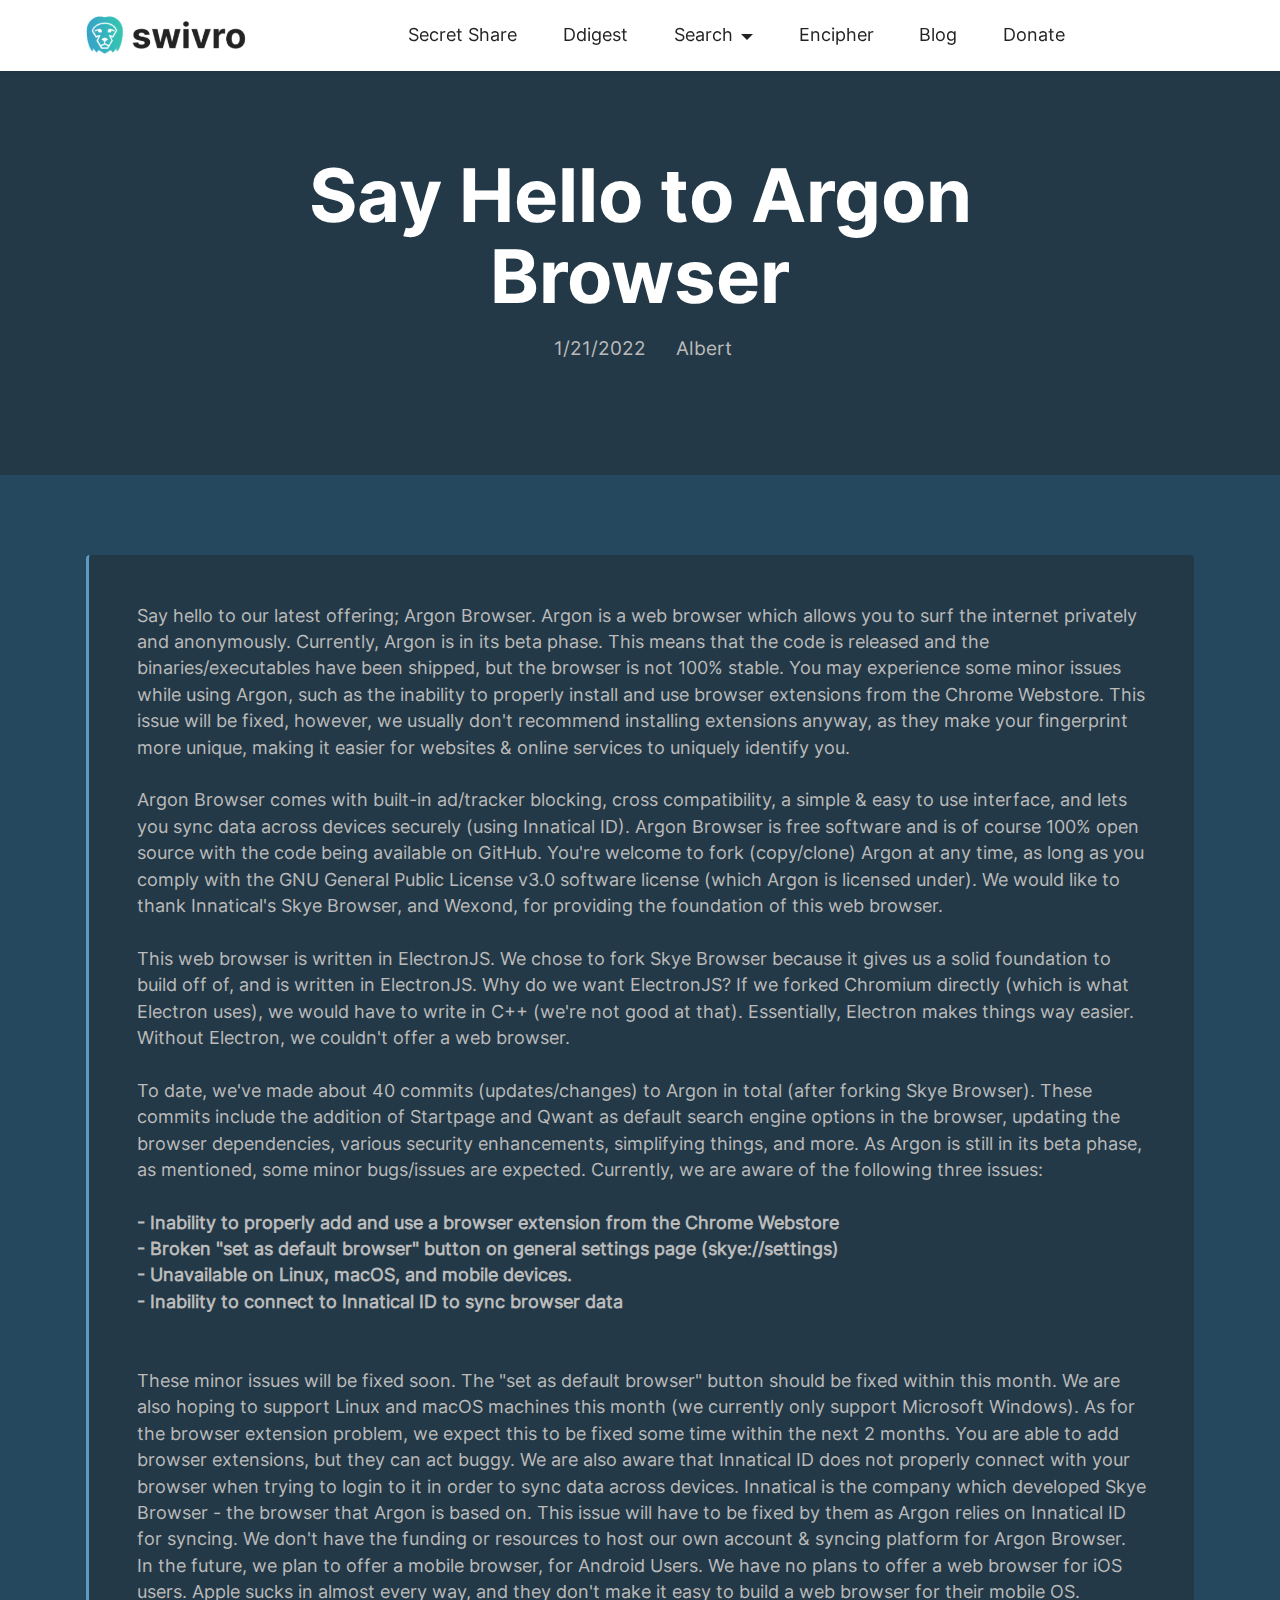
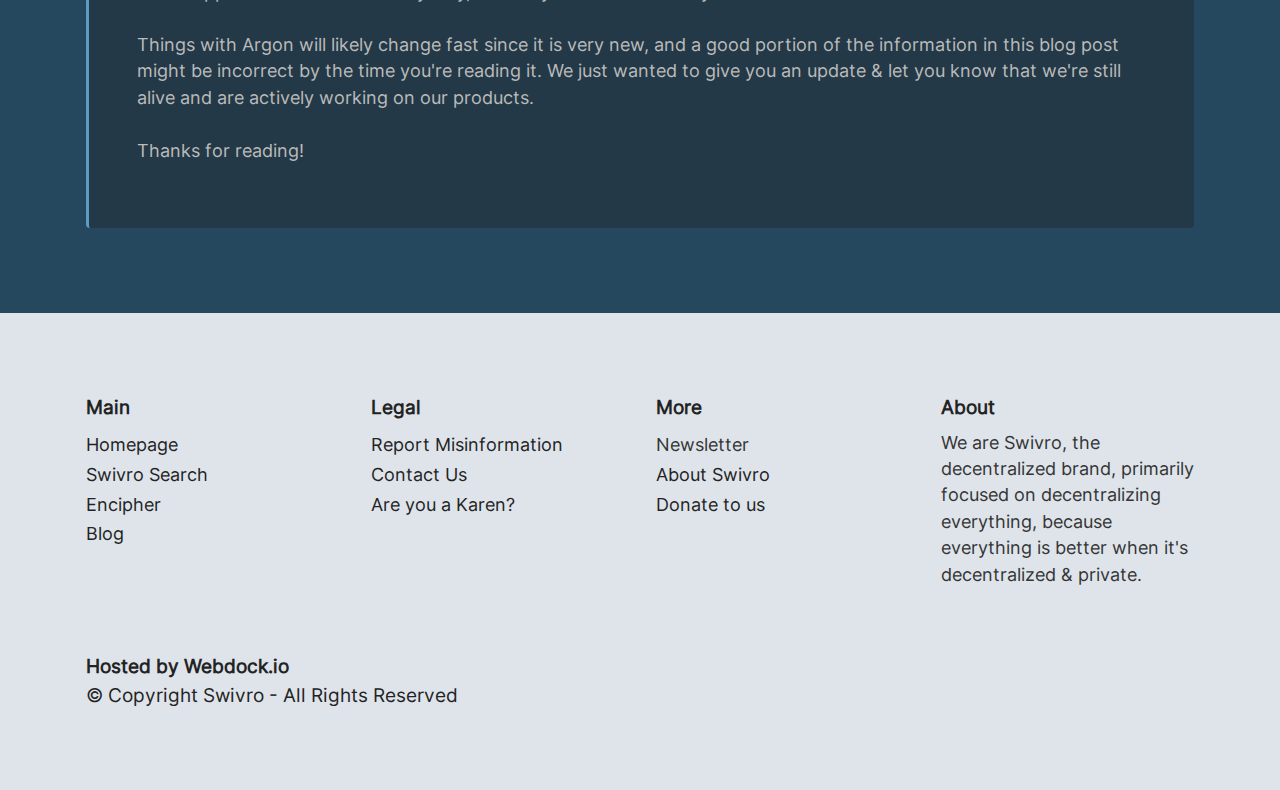
<file: say-hello-to-argon-browser.html>
<!DOCTYPE html>
<html  >
<head>
  
  <meta charset="UTF-8">
  <meta http-equiv="X-UA-Compatible" content="IE=edge">
  
  <meta name="viewport" content="width=device-width, initial-scale=1, minimum-scale=1">
  <link rel="shortcut icon" href="assets/images/lion-14-512-11-1-128x128.png" type="image/x-icon">
  <meta name="description" content="Swivro is an organization focused on online privacy, cybersecurity, and free speech.">
  
  
  <title>Say Hello to Argon Browser - Swivro</title>
  <link rel="stylesheet" href="assets/web/assets/mobirise-icons-bold/mobirise-icons-bold.css">
  <link rel="stylesheet" href="assets/bootstrap/css/bootstrap.min.css">
  <link rel="stylesheet" href="assets/bootstrap/css/bootstrap-grid.min.css">
  <link rel="stylesheet" href="assets/bootstrap/css/bootstrap-reboot.min.css">
  <link rel="stylesheet" href="assets/dropdown/css/style.css">
  <link rel="stylesheet" href="assets/socicon/css/styles.css">
  <link rel="stylesheet" href="assets/theme/css/style.css">
  <link href="assets/fonts/style.css" rel="stylesheet">
  <link rel="preload" as="style" href="assets/mobirise/css/mbr-additional.css"><link rel="stylesheet" href="assets/mobirise/css/mbr-additional.css" type="text/css">
  
  
  
  
</head>
<body>
  
  <section data-bs-version="5.1" class="menu menu2 cid-sYMV2b5gMI" once="menu" id="menu2-pf">
<!-- extra custom styling that applies to all pages -->
<style>
.badge {
  font-family: 'Inter-Regular';
  font-size: 12px;
}
.desc1 {
padding-top: 5px;
}
    
.fontdefault, .modal-content, ul, table, .banner, .alert {
font-family: Inter-Regular;
}
    
.plan, .card-wrapper {
border-radius: 10px !important;
}
.dstab, .uctab, .card-wrapper, .item-wrapper {
border-radius: 20px !important;
}
.btn {
border-radius: 12px !important;
}
.btn-primary {
background-image: linear-gradient(100deg, #2d9ab3, #34b5b2) !important;
border: none !important;
opacity: 1 !important;
}
.btn-primary:hover {
opacity: 0.9;
}
.gradient {
  background-image: linear-gradient(42deg, #3880e3, #33f091) !important;
  background-size: 100% !important;
  -webkit-background-clip: text;
  -moz-background-clip: text;
  -webkit-text-fill-color: transparent;
  -moz-text-fill-color: transparent;
  font-weight: bold;
}

.glitch {
// font-size: 5rem;
// font-weight: bold;
// text-transform: uppercase;
position: relative;
text-shadow: 0.05em 0 0 #00fffc, -0.03em -0.04em 0 #fc00ff,
    0.025em 0.04em 0 #fffc00;
animation: glitch 725ms infinite;
}

.glitch span {
  position: absolute;
  top: 0;
  left: 0;
}

.glitch span:first-child {
  animation: glitch 500ms infinite;
  clip-path: polygon(0 0, 100% 0, 100% 35%, 0 35%);
  transform: translate(-0.04em, -0.03em);
  opacity: 0.75;
}

.glitch span:last-child {
  animation: glitch 375ms infinite;
  clip-path: polygon(0 65%, 100% 65%, 100% 100%, 0 100%);
  transform: translate(0.04em, 0.03em);
  opacity: 0.75;
}

@keyframes glitch {
  0% {
    text-shadow: 0.05em 0 0 #00fffc, -0.03em -0.04em 0 #fc00ff,
      0.025em 0.04em 0 #fffc00;
  }
  15% {
    text-shadow: 0.05em 0 0 #00fffc, -0.03em -0.04em 0 #fc00ff,
      0.025em 0.04em 0 #fffc00;
  }
  16% {
    text-shadow: -0.05em -0.025em 0 #00fffc, 0.025em 0.035em 0 #fc00ff,
      -0.05em -0.05em 0 #fffc00;
  }
  49% {
    text-shadow: -0.05em -0.025em 0 #00fffc, 0.025em 0.035em 0 #fc00ff,
      -0.05em -0.05em 0 #fffc00;
  }
  50% {
    text-shadow: 0.05em 0.035em 0 #00fffc, 0.03em 0 0 #fc00ff,
      0 -0.04em 0 #fffc00;
  }
  99% {
    text-shadow: 0.05em 0.035em 0 #00fffc, 0.03em 0 0 #fc00ff,
      0 -0.04em 0 #fffc00;
  }
  100% {
    text-shadow: -0.05em 0 0 #00fffc, -0.025em -0.04em 0 #fc00ff,
      -0.04em -0.025em 0 #fffc00;
  }
}
</style>
<!-- end custom styling - PS, hi! from Swivro! -->
    
    <nav class="navbar navbar-dropdown navbar-fixed-top navbar-expand-lg">
        <div class="container">
            <div class="navbar-brand">
                <span class="navbar-logo">
                    <a href="../">
                        <img src="assets/images/new-project-100-346x92.png" alt="" style="height: 3rem;">
                    </a>
                </span>
                
            </div>
            <button class="navbar-toggler" type="button" data-toggle="collapse" data-bs-toggle="collapse" data-target="#navbarSupportedContent" data-bs-target="#navbarSupportedContent" aria-controls="navbarNavAltMarkup" aria-expanded="false" aria-label="Toggle navigation">
                <div class="hamburger">
                    <span></span>
                    <span></span>
                    <span></span>
                    <span></span>
                </div>
            </button>
            <div class="collapse navbar-collapse" id="navbarSupportedContent">
                <ul class="navbar-nav nav-dropdown nav-right" data-app-modern-menu="true"><li class="nav-item"><a class="nav-link link text-black text-primary show display-4" href="https://swivro.net/secret-share.html" aria-expanded="false">Secret Share</a></li><li class="nav-item"><a class="nav-link link text-black text-primary show display-4" href="https://swivro.net/ddigest.html">Ddigest</a></li><li class="nav-item dropdown"><a class="nav-link link text-black dropdown-toggle display-4" href="decentrasearch.html" data-toggle="dropdown-submenu" data-bs-toggle="dropdown" data-bs-auto-close="outside" aria-expanded="false">Search</a><div class="dropdown-menu" aria-labelledby="dropdown-undefined"><a class="show text-black dropdown-item text-primary display-4" href="https://swivro.net/search.html"><span class="mbrib-menu mbr-iconfont mbr-iconfont-btn"></span>Product Overview</a><a class="show text-black dropdown-item text-primary display-4" href="https://swivro.net/search-comparison.html"><span class="mbrib-image-gallery mbr-iconfont mbr-iconfont-btn"></span>Product Comparison</a><a class="show text-black dropdown-item text-primary display-4" href="https://search.swivro.net" target="_blank"><span class="mbrib-search mbr-iconfont mbr-iconfont-btn"></span>Search Now</a></div></li><li class="nav-item"><a class="nav-link link show text-black text-primary display-4" href="https://swivro.net/encipher.html">Encipher</a></li><li class="nav-item"><a class="nav-link link show text-black text-primary display-4" href="https://swivro.net/blog.html">Blog</a></li>
                    <li class="nav-item"><a class="nav-link link text-black text-primary display-4" href="https://swivro.net/donate.html">Donate</a></li></ul>
                
                
            </div>
        </div>
    </nav>
</section>

<section data-bs-version="5.1" class="header6 cid-sVdbLtG6gq" id="header6-p2">

    

    

    <div class="align-center container">
        <div class="row justify-content-center">
            <div class="col-12 col-lg-10">
                <h1 class="mbr-section-title mbr-fonts-style mbr-white mb-3 display-1">Say Hello to Argon Browser</h1>
                
                <p class="mbr-text mbr-white mbr-fonts-style display-7">
                    <i class="fas fa-clock"></i>&nbsp;1/21/2022&nbsp; &nbsp;&nbsp;<i class="fas fa-id-card"></i>&nbsp; Albert
                </p>
                
            </div>
        </div>
    </div>
</section>

<section data-bs-version="5.1" class="content7 cid-sVdbLu2kLz" id="content7-p3">
    
    <div class="container">
        <div class="row justify-content-center">
            <div class="col-12 col-md-12">
                <blockquote>
                
                <p class="mbr-text mbr-fonts-style display-4">Say hello to our latest offering; Argon Browser. Argon is a web browser which allows you to surf the internet privately and anonymously. Currently, Argon is in its beta phase. This means that the code is released and the binaries/executables have been shipped, but the browser is not 100% stable. You may experience some minor issues while using Argon, such as the inability to properly install and use browser extensions from the Chrome Webstore. This issue will be fixed, however, we usually don't recommend installing extensions anyway, as they make your fingerprint more unique, making it easier for websites &amp; online services to uniquely identify you.<br><br>Argon Browser comes with built-in ad/tracker blocking, cross compatibility, a simple &amp; easy to use interface, and lets you sync data across devices securely (using Innatical ID).&nbsp;Argon Browser is free software and is of course 100% open source with the code being available on GitHub. You're welcome to fork (copy/clone) Argon at any time, as long as you comply with the GNU General Public License v3.0 software license (which Argon is licensed under). We would like to thank Innatical's Skye Browser, and Wexond, for providing the foundation of this web browser.<br><br>This web browser is written in ElectronJS. We chose to fork Skye Browser because it gives us a solid foundation to build off of, and is written in ElectronJS. Why do we want ElectronJS? If we forked Chromium directly (which is what Electron uses), we would have to write in C++ (we're not good at that). Essentially, Electron makes things way easier. Without Electron, we couldn't offer a web browser.<br><br>To date, we've made about 40 commits (updates/changes) to Argon in total (after forking Skye Browser). These commits include the addition of Startpage and Qwant as default search engine options in the browser, updating the browser dependencies, various security enhancements, simplifying things, and more. As Argon is still in its beta phase, as mentioned, some minor bugs/issues are expected. Currently, we are aware of the following three issues:<br><br><strong>- Inability to properly add and use a browser extension from the Chrome Webstore<br>- Broken "set as default browser" button on general settings page (skye://settings)<br>- Unavailable on Linux, macOS, and mobile devices.</strong><br><strong>- </strong><span style="font-size: 17.6px;"><strong>Inability</strong></span><strong>&nbsp;to connect to Innatical ID to sync browser data</strong><br><br><br>These minor issues will be fixed soon. The "set as default browser" button should be fixed within this month. We are also hoping to support Linux and macOS machines this month (we currently only support Microsoft Windows). As for the browser extension problem, we expect this to be fixed some time within the next 2 months. You are able to add browser extensions, but they can act buggy. We are also aware that Innatical ID does not properly connect with your browser when trying to login to it in order to sync data across devices. Innatical is the company which developed Skye Browser - the browser that Argon is based on. This issue will have to be fixed by them as Argon relies on Innatical ID for syncing. We don't have the funding or resources to host our own account &amp; syncing platform for Argon Browser. In the future, we plan to offer a mobile browser, for Android Users. We have no plans to offer a web browser for iOS users. Apple sucks in almost every way, and they don't make it easy to build a web browser for their mobile OS.<br><br>Things with Argon will likely change fast since it is very new, and a good portion of the information in this blog post might be incorrect by the time you're reading it. We just wanted to give you an update &amp; let you know that we're still alive and are actively working on our products.<br><br>Thanks for reading!</p></blockquote>
            </div>
        </div>
    </div>
</section>

<section data-bs-version="5.1" class="footer1 cid-sYMVfH92qR" once="footers" id="footer1-sOpMpnOYd4-sOR1GhUL5w-pg">

    
    
    <div class="container">
        <div class="row mbr-white">
            <div class="col-12 col-md-6 col-lg-3">
                <h5 class="mbr-section-subtitle mbr-fonts-style mb-2 display-7">
                    <strong>Main</strong></h5>
                <ul class="list mbr-fonts-style display-4">
                    <li class="mbr-text item-wrap"><a href="../" class="text-black text-primary">Homepage</a></li><li class="mbr-text item-wrap"><a href="https://swivro.net/search.html" class="text-black text-primary">Swivro Search</a></li><li class="mbr-text item-wrap"><a href="https://swivro.net/encipher.html" class="text-black text-primary">Encipher</a></li><li class="mbr-text item-wrap"><a href="https://swivro.net/blog.html" class="text-black text-primary">Blog</a></li>
                </ul>
            </div>
            <div class="col-12 col-md-6 col-lg-3">
                <h5 class="mbr-section-subtitle mbr-fonts-style mb-2 display-7">
                    <strong>Legal</strong></h5>
                <ul class="list mbr-fonts-style display-4">

                    <li class="mbr-text item-wrap"><a href="https://swivro.net/contact.html" class="text-black text-primary" style="font-size: 1.1rem;">Report Misinformation</a><br></li><li class="mbr-text item-wrap"><a href="https://swivro.net/contact.html" class="text-black text-primary">Contact Us</a></li><li class="mbr-text item-wrap"><a href="https://swivro.net/are-you-a-karen.html" class="text-black text-primary">Are you a Karen?</a></li>
                </ul>
            </div>
            <div class="col-12 col-md-6 col-lg-3">
                <h5 class="mbr-section-subtitle mbr-fonts-style mb-2 display-7"><strong>More</strong></h5>
                <ul class="list mbr-fonts-style display-4">
                    <li class="mbr-text item-wrap">Newsletter</li><li class="mbr-text item-wrap"><a href="https://swivro.net/about.html" class="text-black text-primary">About&nbsp;Swivro</a></li><li class="mbr-text item-wrap"><a href="https://swivro.net/donate.html" class="text-black text-primary">Donate to us</a></li>
                </ul>
            </div>
            <div class="col-12 col-md-6 col-lg-3">
                <h5 class="mbr-section-subtitle mbr-fonts-style mb-2 display-7">
                    <strong>About</strong>
                </h5>
                <p class="mbr-text mbr-fonts-style mb-4 display-4">We are Swivro, the decentralized brand, primarily focused on decentralizing everything, because everything is better when it's decentralized &amp; private.<br></p>
                
                
            </div>
            <div class="col-12 mt-4">
                <p class="mbr-text mb-0 mbr-fonts-style copyright align-center display-7"><a href="https://webdock.io" class="text-black" style="" target="_blank"><strong>Hosted by Webdock.io</strong></a><br>© Copyright <text id="footeryear"></text> Swivro - All Rights Reserved<br>
                </p>
            </div>
        </div>
    </div>
    <script>
        document.getElementById("year").innerHTML = new Date().getFullYear();
        document.getElementById("footeryear").innerHTML = new Date().getFullYear();
    </script>
</section>


<script src="assets/bootstrap/js/bootstrap.bundle.min.js"></script>
  <script src="assets/smoothscroll/smooth-scroll.js"></script>
  <script src="assets/ytplayer/index.js"></script>
  <script src="assets/dropdown/js/navbar-dropdown.js"></script>
  <script src="assets/theme/js/script.js"></script>
  
  
  <script src="//instant.page/5.1.0" type="module" integrity="sha384-by67kQnR+pyfy8yWP4kPO12fHKRLHZPfEsiSXR8u2IKcTdxD805MGUXBzVPnkLHw"></script>
</body>
</html>
</file>
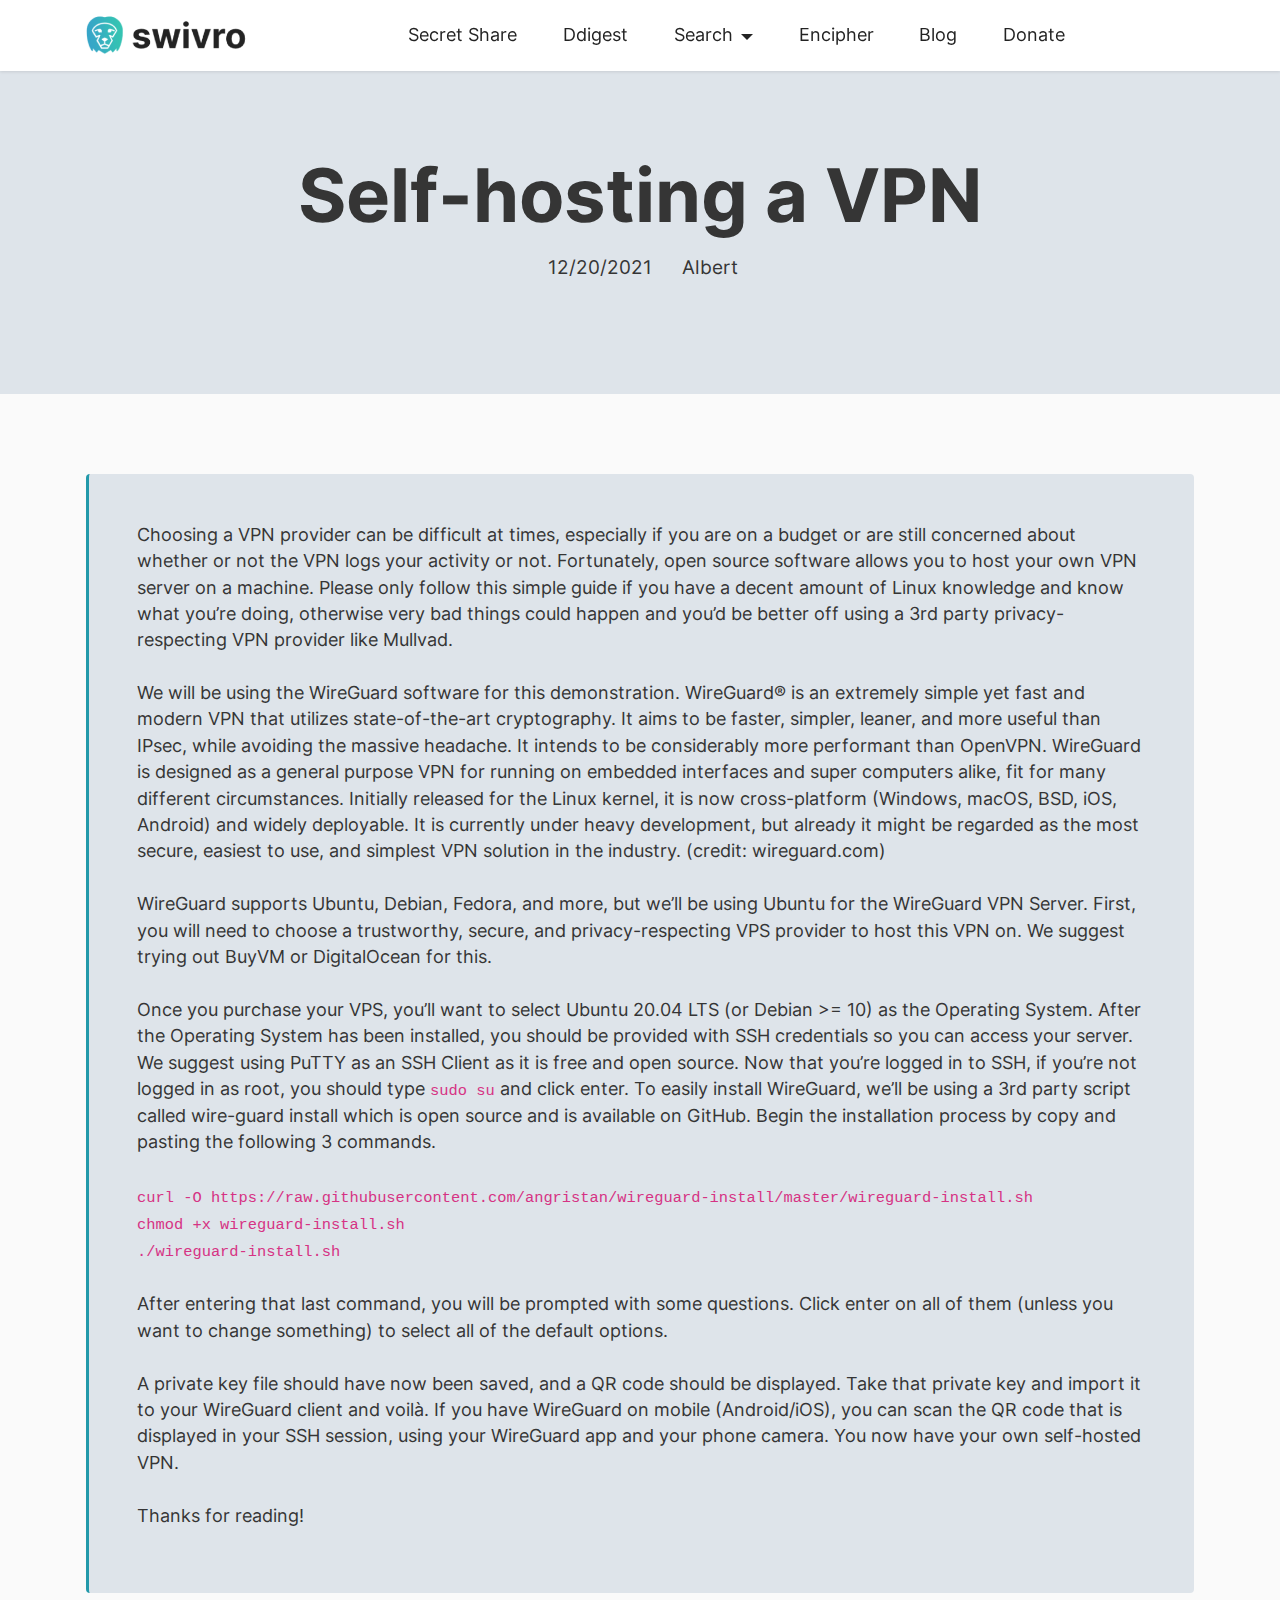
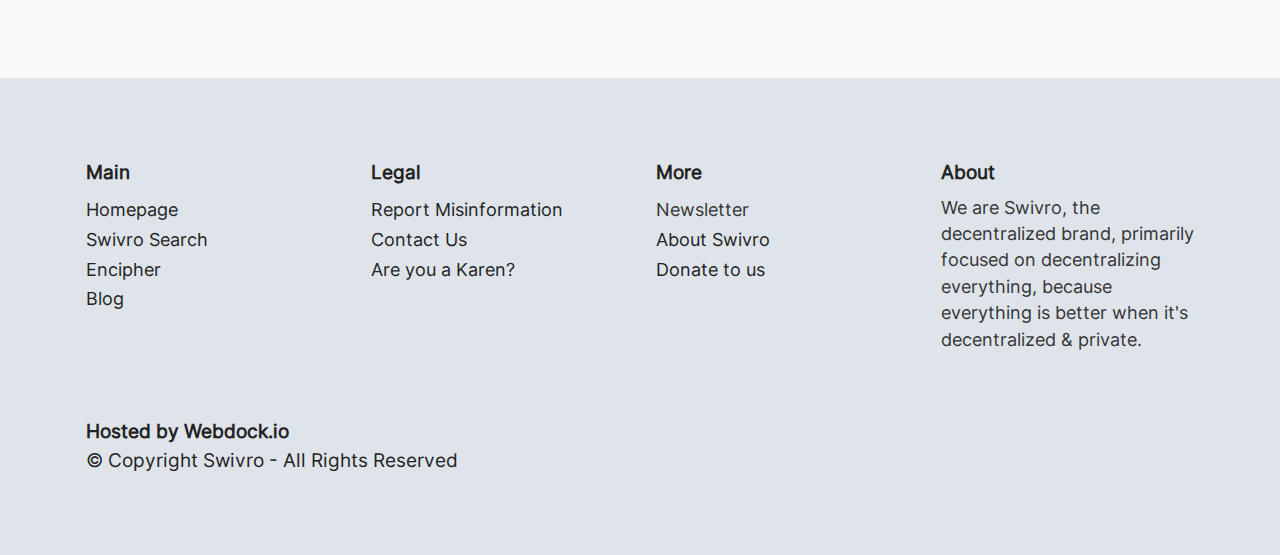
<file: self-hosting-a-vpn.html>
<!DOCTYPE html>
<html  >
<head>
  
  <meta charset="UTF-8">
  <meta http-equiv="X-UA-Compatible" content="IE=edge">
  
  <meta name="viewport" content="width=device-width, initial-scale=1, minimum-scale=1">
  <link rel="shortcut icon" href="assets/images/lion-14-512-11-1-128x128.png" type="image/x-icon">
  <meta name="description" content="Swivro is an organization focused on online privacy, cybersecurity, and free speech.">
  
  
  <title>Self-hosting a VPN - Swivro Blog</title>
  <link rel="stylesheet" href="assets/web/assets/mobirise-icons-bold/mobirise-icons-bold.css">
  <link rel="stylesheet" href="assets/bootstrap/css/bootstrap.min.css">
  <link rel="stylesheet" href="assets/bootstrap/css/bootstrap-grid.min.css">
  <link rel="stylesheet" href="assets/bootstrap/css/bootstrap-reboot.min.css">
  <link rel="stylesheet" href="assets/dropdown/css/style.css">
  <link rel="stylesheet" href="assets/socicon/css/styles.css">
  <link rel="stylesheet" href="assets/theme/css/style.css">
  <link href="assets/fonts/style.css" rel="stylesheet">
  <link rel="preload" as="style" href="assets/mobirise/css/mbr-additional.css"><link rel="stylesheet" href="assets/mobirise/css/mbr-additional.css" type="text/css">
  
  
  
  
</head>
<body>
  
  <section data-bs-version="5.1" class="menu menu2 cid-sYMV2b5gMI" once="menu" id="menu2-pf">
<!-- extra custom styling that applies to all pages -->
<style>
.badge {
  font-family: 'Inter-Regular';
  font-size: 12px;
}
.desc1 {
padding-top: 5px;
}
    
.fontdefault, .modal-content, ul, table, .banner, .alert {
font-family: Inter-Regular;
}
    
.plan, .card-wrapper {
border-radius: 10px !important;
}
.dstab, .uctab, .card-wrapper, .item-wrapper {
border-radius: 20px !important;
}
.btn {
border-radius: 12px !important;
}
.btn-primary {
background-image: linear-gradient(100deg, #2d9ab3, #34b5b2) !important;
border: none !important;
opacity: 1 !important;
}
.btn-primary:hover {
opacity: 0.9;
}
.gradient {
  background-image: linear-gradient(42deg, #3880e3, #33f091) !important;
  background-size: 100% !important;
  -webkit-background-clip: text;
  -moz-background-clip: text;
  -webkit-text-fill-color: transparent;
  -moz-text-fill-color: transparent;
  font-weight: bold;
}

.glitch {
// font-size: 5rem;
// font-weight: bold;
// text-transform: uppercase;
position: relative;
text-shadow: 0.05em 0 0 #00fffc, -0.03em -0.04em 0 #fc00ff,
    0.025em 0.04em 0 #fffc00;
animation: glitch 725ms infinite;
}

.glitch span {
  position: absolute;
  top: 0;
  left: 0;
}

.glitch span:first-child {
  animation: glitch 500ms infinite;
  clip-path: polygon(0 0, 100% 0, 100% 35%, 0 35%);
  transform: translate(-0.04em, -0.03em);
  opacity: 0.75;
}

.glitch span:last-child {
  animation: glitch 375ms infinite;
  clip-path: polygon(0 65%, 100% 65%, 100% 100%, 0 100%);
  transform: translate(0.04em, 0.03em);
  opacity: 0.75;
}

@keyframes glitch {
  0% {
    text-shadow: 0.05em 0 0 #00fffc, -0.03em -0.04em 0 #fc00ff,
      0.025em 0.04em 0 #fffc00;
  }
  15% {
    text-shadow: 0.05em 0 0 #00fffc, -0.03em -0.04em 0 #fc00ff,
      0.025em 0.04em 0 #fffc00;
  }
  16% {
    text-shadow: -0.05em -0.025em 0 #00fffc, 0.025em 0.035em 0 #fc00ff,
      -0.05em -0.05em 0 #fffc00;
  }
  49% {
    text-shadow: -0.05em -0.025em 0 #00fffc, 0.025em 0.035em 0 #fc00ff,
      -0.05em -0.05em 0 #fffc00;
  }
  50% {
    text-shadow: 0.05em 0.035em 0 #00fffc, 0.03em 0 0 #fc00ff,
      0 -0.04em 0 #fffc00;
  }
  99% {
    text-shadow: 0.05em 0.035em 0 #00fffc, 0.03em 0 0 #fc00ff,
      0 -0.04em 0 #fffc00;
  }
  100% {
    text-shadow: -0.05em 0 0 #00fffc, -0.025em -0.04em 0 #fc00ff,
      -0.04em -0.025em 0 #fffc00;
  }
}
</style>
<!-- end custom styling - PS, hi! from Swivro! -->
    
    <nav class="navbar navbar-dropdown navbar-fixed-top navbar-expand-lg">
        <div class="container">
            <div class="navbar-brand">
                <span class="navbar-logo">
                    <a href="../">
                        <img src="assets/images/new-project-100-346x92.png" alt="" style="height: 3rem;">
                    </a>
                </span>
                
            </div>
            <button class="navbar-toggler" type="button" data-toggle="collapse" data-bs-toggle="collapse" data-target="#navbarSupportedContent" data-bs-target="#navbarSupportedContent" aria-controls="navbarNavAltMarkup" aria-expanded="false" aria-label="Toggle navigation">
                <div class="hamburger">
                    <span></span>
                    <span></span>
                    <span></span>
                    <span></span>
                </div>
            </button>
            <div class="collapse navbar-collapse" id="navbarSupportedContent">
                <ul class="navbar-nav nav-dropdown nav-right" data-app-modern-menu="true"><li class="nav-item"><a class="nav-link link text-black text-primary show display-4" href="https://swivro.net/secret-share.html" aria-expanded="false">Secret Share</a></li><li class="nav-item"><a class="nav-link link text-black text-primary show display-4" href="https://swivro.net/ddigest.html">Ddigest</a></li><li class="nav-item dropdown"><a class="nav-link link text-black dropdown-toggle display-4" href="decentrasearch.html" data-toggle="dropdown-submenu" data-bs-toggle="dropdown" data-bs-auto-close="outside" aria-expanded="false">Search</a><div class="dropdown-menu" aria-labelledby="dropdown-undefined"><a class="show text-black dropdown-item text-primary display-4" href="https://swivro.net/search.html"><span class="mbrib-menu mbr-iconfont mbr-iconfont-btn"></span>Product Overview</a><a class="show text-black dropdown-item text-primary display-4" href="https://swivro.net/search-comparison.html"><span class="mbrib-image-gallery mbr-iconfont mbr-iconfont-btn"></span>Product Comparison</a><a class="show text-black dropdown-item text-primary display-4" href="https://search.swivro.net" target="_blank"><span class="mbrib-search mbr-iconfont mbr-iconfont-btn"></span>Search Now</a></div></li><li class="nav-item"><a class="nav-link link show text-black text-primary display-4" href="https://swivro.net/encipher.html">Encipher</a></li><li class="nav-item"><a class="nav-link link show text-black text-primary display-4" href="https://swivro.net/blog.html">Blog</a></li>
                    <li class="nav-item"><a class="nav-link link text-black text-primary display-4" href="https://swivro.net/donate.html">Donate</a></li></ul>
                
                
            </div>
        </div>
    </nav>
</section>

<section data-bs-version="5.1" class="header6 cid-sUY4zLvNHO" id="header6-ox">

    

    

    <div class="align-center container">
        <div class="row justify-content-center">
            <div class="col-12 col-lg-10">
                <h1 class="mbr-section-title mbr-fonts-style mbr-white mb-3 display-1">Self-hosting a VPN</h1>
                
                <p class="mbr-text mbr-white mbr-fonts-style display-7">
                    <i class="fas fa-clock"></i>&nbsp;12/20/2021&nbsp; &nbsp;&nbsp;<i class="fas fa-id-card"></i>&nbsp; Albert
                </p>
                
            </div>
        </div>
    </div>
</section>

<section data-bs-version="5.1" class="content7 cid-sUsadjxvaY" id="content7-ob">
    
    <div class="container">
        <div class="row justify-content-center">
            <div class="col-12 col-md-12">
                <blockquote>
                
                <p class="mbr-text mbr-fonts-style display-4">Choosing a VPN provider can be difficult at times, especially if you are on a budget or are still concerned about whether or not the VPN logs your activity or not. Fortunately, open source software allows you to host your own VPN server on a machine. Please only follow this simple guide if you have a decent amount of Linux knowledge and know what you’re doing, otherwise very bad things could happen and you’d be better off using a 3rd party privacy-respecting VPN provider like Mullvad.
<br>
<br>We will be using the WireGuard software for this demonstration. WireGuard® is an extremely simple yet fast and modern VPN that utilizes state-of-the-art cryptography. It aims to be faster, simpler, leaner, and more useful than IPsec, while avoiding the massive headache. It intends to be considerably more performant than OpenVPN. WireGuard is designed as a general purpose VPN for running on embedded interfaces and super computers alike, fit for many different circumstances. Initially released for the Linux kernel, it is now cross-platform (Windows, macOS, BSD, iOS, Android) and widely deployable. It is currently under heavy development, but already it might be regarded as the most secure, easiest to use, and simplest VPN solution in the industry. (credit: wireguard.com)
<br>
<br>WireGuard supports Ubuntu, Debian, Fedora, and more, but we’ll be using Ubuntu for the WireGuard VPN Server. First, you will need to choose a trustworthy, secure, and privacy-respecting VPS provider to host this VPN on. We suggest trying out BuyVM or DigitalOcean for this.<br>
<br>Once you purchase your VPS, you’ll want to select Ubuntu 20.04 LTS (or Debian &gt;= 10) as the Operating System. After the Operating System has been installed, you should be provided with SSH credentials so you can access your server. We suggest using PuTTY as an SSH Client as it is free and open source. Now that you’re logged in to SSH, if you’re not logged in as root, you should type <code>sudo su</code> and click enter. To easily install WireGuard, we’ll be using a 3rd party script called wire-guard install which is open source and is available on GitHub. Begin the installation process by copy and pasting the following 3 commands.
<br>
<code>
<br>curl -O https://raw.githubusercontent.com/angristan/wireguard-install/master/wireguard-install.sh
<br>chmod +x wireguard-install.sh
<br>./wireguard-install.sh<br>
                    </code>
<br>After entering that last command, you will be prompted with some questions. Click enter on all of them (unless you want to change something) to select all of the default options.
<br>
<br>A private key file should have now been saved, and a QR code should be displayed. Take that private key and import it to your WireGuard client and voilà. If you have WireGuard on mobile (Android/iOS), you can scan the QR code that is displayed in your SSH session, using your WireGuard app and your phone camera. You now have your own self-hosted VPN.
<br>
<br>Thanks for reading!</p></blockquote>
            </div>
        </div>
    </div>
</section>

<section data-bs-version="5.1" class="footer1 cid-sYMVfH92qR" once="footers" id="footer1-sOpMpnOYd4-sOR1GhUL5w-pg">

    
    
    <div class="container">
        <div class="row mbr-white">
            <div class="col-12 col-md-6 col-lg-3">
                <h5 class="mbr-section-subtitle mbr-fonts-style mb-2 display-7">
                    <strong>Main</strong></h5>
                <ul class="list mbr-fonts-style display-4">
                    <li class="mbr-text item-wrap"><a href="../" class="text-black text-primary">Homepage</a></li><li class="mbr-text item-wrap"><a href="https://swivro.net/search.html" class="text-black text-primary">Swivro Search</a></li><li class="mbr-text item-wrap"><a href="https://swivro.net/encipher.html" class="text-black text-primary">Encipher</a></li><li class="mbr-text item-wrap"><a href="https://swivro.net/blog.html" class="text-black text-primary">Blog</a></li>
                </ul>
            </div>
            <div class="col-12 col-md-6 col-lg-3">
                <h5 class="mbr-section-subtitle mbr-fonts-style mb-2 display-7">
                    <strong>Legal</strong></h5>
                <ul class="list mbr-fonts-style display-4">

                    <li class="mbr-text item-wrap"><a href="https://swivro.net/contact.html" class="text-black text-primary" style="font-size: 1.1rem;">Report Misinformation</a><br></li><li class="mbr-text item-wrap"><a href="https://swivro.net/contact.html" class="text-black text-primary">Contact Us</a></li><li class="mbr-text item-wrap"><a href="https://swivro.net/are-you-a-karen.html" class="text-black text-primary">Are you a Karen?</a></li>
                </ul>
            </div>
            <div class="col-12 col-md-6 col-lg-3">
                <h5 class="mbr-section-subtitle mbr-fonts-style mb-2 display-7"><strong>More</strong></h5>
                <ul class="list mbr-fonts-style display-4">
                    <li class="mbr-text item-wrap">Newsletter</li><li class="mbr-text item-wrap"><a href="https://swivro.net/about.html" class="text-black text-primary">About&nbsp;Swivro</a></li><li class="mbr-text item-wrap"><a href="https://swivro.net/donate.html" class="text-black text-primary">Donate to us</a></li>
                </ul>
            </div>
            <div class="col-12 col-md-6 col-lg-3">
                <h5 class="mbr-section-subtitle mbr-fonts-style mb-2 display-7">
                    <strong>About</strong>
                </h5>
                <p class="mbr-text mbr-fonts-style mb-4 display-4">We are Swivro, the decentralized brand, primarily focused on decentralizing everything, because everything is better when it's decentralized &amp; private.<br></p>
                
                
            </div>
            <div class="col-12 mt-4">
                <p class="mbr-text mb-0 mbr-fonts-style copyright align-center display-7"><a href="https://webdock.io" class="text-black" style="" target="_blank"><strong>Hosted by Webdock.io</strong></a><br>© Copyright <text id="footeryear"></text> Swivro - All Rights Reserved<br>
                </p>
            </div>
        </div>
    </div>
    <script>
        document.getElementById("year").innerHTML = new Date().getFullYear();
        document.getElementById("footeryear").innerHTML = new Date().getFullYear();
    </script>
</section>


<script src="assets/bootstrap/js/bootstrap.bundle.min.js"></script>
  <script src="assets/smoothscroll/smooth-scroll.js"></script>
  <script src="assets/ytplayer/index.js"></script>
  <script src="assets/dropdown/js/navbar-dropdown.js"></script>
  <script src="assets/theme/js/script.js"></script>
  
  
  <script src="//instant.page/5.1.0" type="module" integrity="sha384-by67kQnR+pyfy8yWP4kPO12fHKRLHZPfEsiSXR8u2IKcTdxD805MGUXBzVPnkLHw"></script>
</body>
</html>
</file>
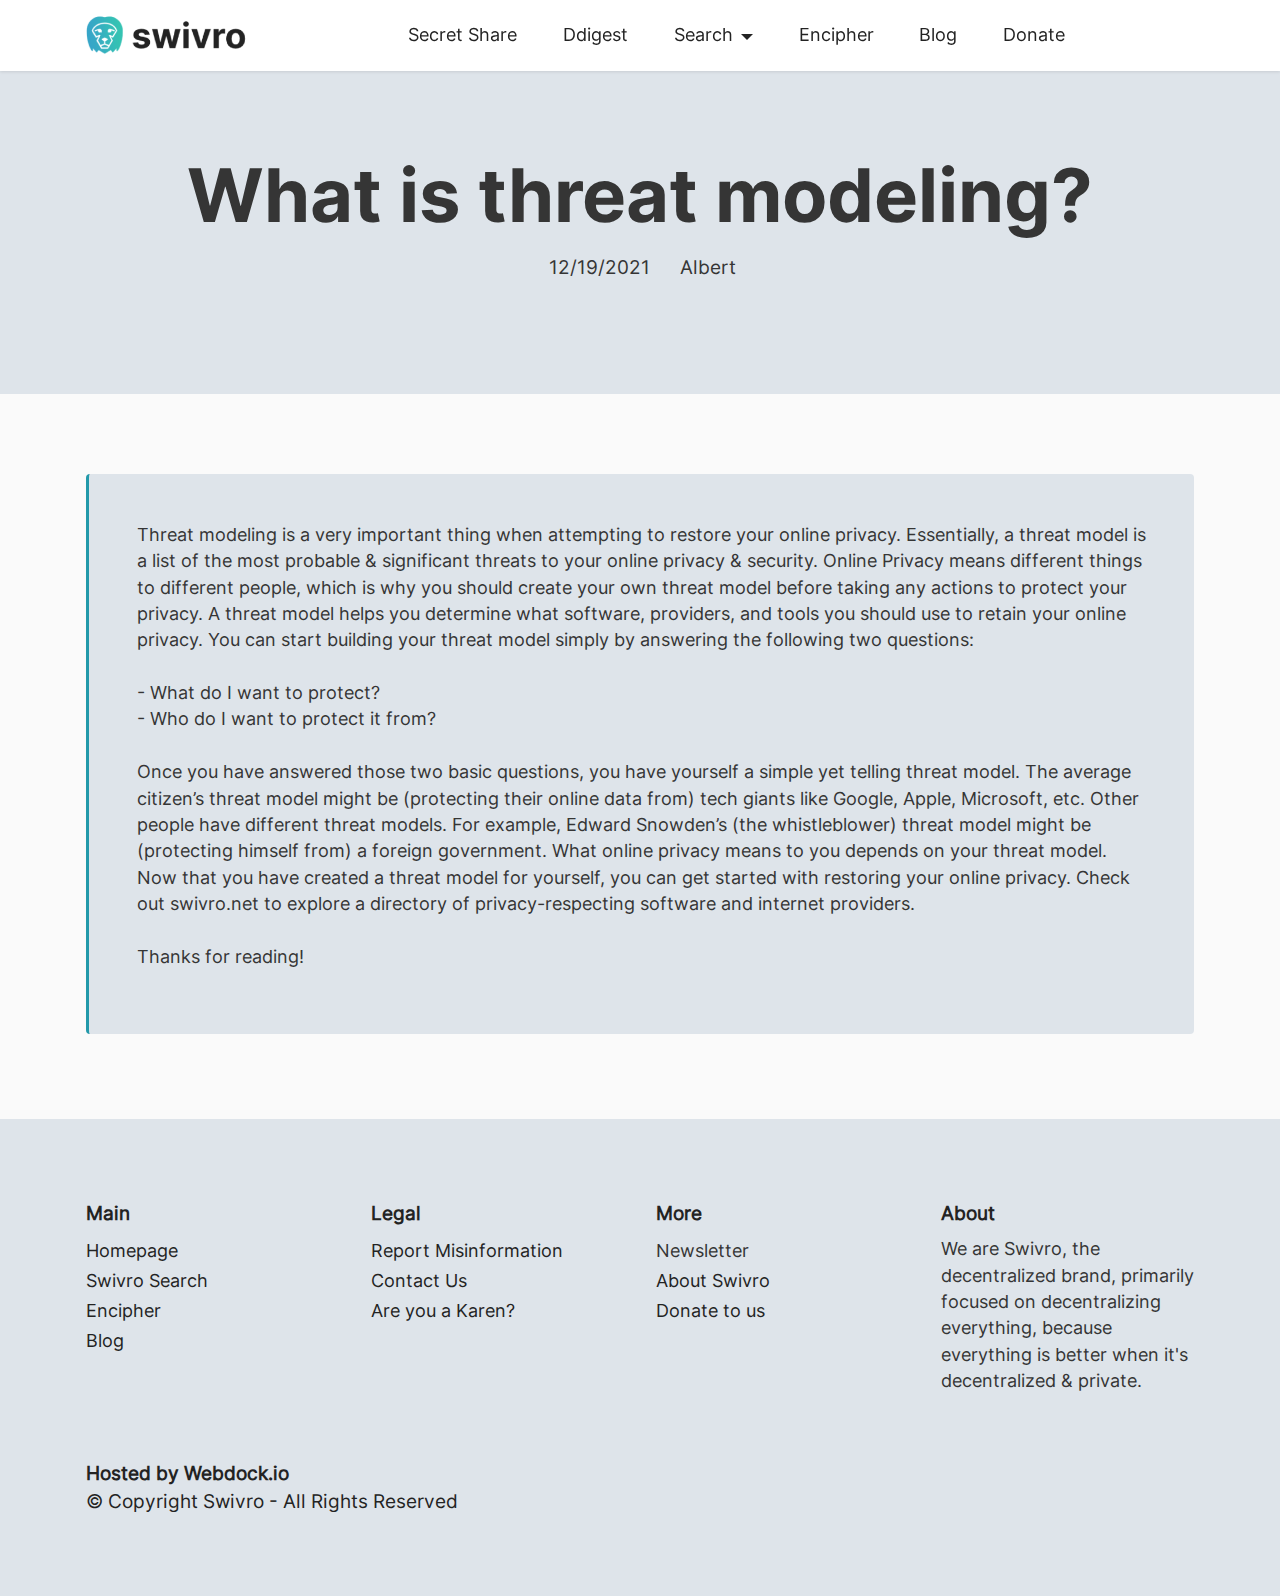
<file: what-is-threat-modeling.html>
<!DOCTYPE html>
<html  >
<head>
  
  <meta charset="UTF-8">
  <meta http-equiv="X-UA-Compatible" content="IE=edge">
  
  <meta name="viewport" content="width=device-width, initial-scale=1, minimum-scale=1">
  <link rel="shortcut icon" href="assets/images/lion-14-512-11-1-128x128.png" type="image/x-icon">
  <meta name="description" content="Swivro is an organization focused on online privacy, cybersecurity, and free speech.">
  
  
  <title>What is threat modeling? - Swivro Blog</title>
  <link rel="stylesheet" href="assets/web/assets/mobirise-icons-bold/mobirise-icons-bold.css">
  <link rel="stylesheet" href="assets/bootstrap/css/bootstrap.min.css">
  <link rel="stylesheet" href="assets/bootstrap/css/bootstrap-grid.min.css">
  <link rel="stylesheet" href="assets/bootstrap/css/bootstrap-reboot.min.css">
  <link rel="stylesheet" href="assets/dropdown/css/style.css">
  <link rel="stylesheet" href="assets/socicon/css/styles.css">
  <link rel="stylesheet" href="assets/theme/css/style.css">
  <link href="assets/fonts/style.css" rel="stylesheet">
  <link rel="preload" as="style" href="assets/mobirise/css/mbr-additional.css"><link rel="stylesheet" href="assets/mobirise/css/mbr-additional.css" type="text/css">
  
  
  
  
</head>
<body>
  
  <section data-bs-version="5.1" class="menu menu2 cid-sYMV2b5gMI" once="menu" id="menu2-pf">
<!-- extra custom styling that applies to all pages -->
<style>
.badge {
  font-family: 'Inter-Regular';
  font-size: 12px;
}
.desc1 {
padding-top: 5px;
}
    
.fontdefault, .modal-content, ul, table, .banner, .alert {
font-family: Inter-Regular;
}
    
.plan, .card-wrapper {
border-radius: 10px !important;
}
.dstab, .uctab, .card-wrapper, .item-wrapper {
border-radius: 20px !important;
}
.btn {
border-radius: 12px !important;
}
.btn-primary {
background-image: linear-gradient(100deg, #2d9ab3, #34b5b2) !important;
border: none !important;
opacity: 1 !important;
}
.btn-primary:hover {
opacity: 0.9;
}
.gradient {
  background-image: linear-gradient(42deg, #3880e3, #33f091) !important;
  background-size: 100% !important;
  -webkit-background-clip: text;
  -moz-background-clip: text;
  -webkit-text-fill-color: transparent;
  -moz-text-fill-color: transparent;
  font-weight: bold;
}

.glitch {
// font-size: 5rem;
// font-weight: bold;
// text-transform: uppercase;
position: relative;
text-shadow: 0.05em 0 0 #00fffc, -0.03em -0.04em 0 #fc00ff,
    0.025em 0.04em 0 #fffc00;
animation: glitch 725ms infinite;
}

.glitch span {
  position: absolute;
  top: 0;
  left: 0;
}

.glitch span:first-child {
  animation: glitch 500ms infinite;
  clip-path: polygon(0 0, 100% 0, 100% 35%, 0 35%);
  transform: translate(-0.04em, -0.03em);
  opacity: 0.75;
}

.glitch span:last-child {
  animation: glitch 375ms infinite;
  clip-path: polygon(0 65%, 100% 65%, 100% 100%, 0 100%);
  transform: translate(0.04em, 0.03em);
  opacity: 0.75;
}

@keyframes glitch {
  0% {
    text-shadow: 0.05em 0 0 #00fffc, -0.03em -0.04em 0 #fc00ff,
      0.025em 0.04em 0 #fffc00;
  }
  15% {
    text-shadow: 0.05em 0 0 #00fffc, -0.03em -0.04em 0 #fc00ff,
      0.025em 0.04em 0 #fffc00;
  }
  16% {
    text-shadow: -0.05em -0.025em 0 #00fffc, 0.025em 0.035em 0 #fc00ff,
      -0.05em -0.05em 0 #fffc00;
  }
  49% {
    text-shadow: -0.05em -0.025em 0 #00fffc, 0.025em 0.035em 0 #fc00ff,
      -0.05em -0.05em 0 #fffc00;
  }
  50% {
    text-shadow: 0.05em 0.035em 0 #00fffc, 0.03em 0 0 #fc00ff,
      0 -0.04em 0 #fffc00;
  }
  99% {
    text-shadow: 0.05em 0.035em 0 #00fffc, 0.03em 0 0 #fc00ff,
      0 -0.04em 0 #fffc00;
  }
  100% {
    text-shadow: -0.05em 0 0 #00fffc, -0.025em -0.04em 0 #fc00ff,
      -0.04em -0.025em 0 #fffc00;
  }
}
</style>
<!-- end custom styling - PS, hi! from Swivro! -->
    
    <nav class="navbar navbar-dropdown navbar-fixed-top navbar-expand-lg">
        <div class="container">
            <div class="navbar-brand">
                <span class="navbar-logo">
                    <a href="../">
                        <img src="assets/images/new-project-100-346x92.png" alt="" style="height: 3rem;">
                    </a>
                </span>
                
            </div>
            <button class="navbar-toggler" type="button" data-toggle="collapse" data-bs-toggle="collapse" data-target="#navbarSupportedContent" data-bs-target="#navbarSupportedContent" aria-controls="navbarNavAltMarkup" aria-expanded="false" aria-label="Toggle navigation">
                <div class="hamburger">
                    <span></span>
                    <span></span>
                    <span></span>
                    <span></span>
                </div>
            </button>
            <div class="collapse navbar-collapse" id="navbarSupportedContent">
                <ul class="navbar-nav nav-dropdown nav-right" data-app-modern-menu="true"><li class="nav-item"><a class="nav-link link text-black text-primary show display-4" href="https://swivro.net/secret-share.html" aria-expanded="false">Secret Share</a></li><li class="nav-item"><a class="nav-link link text-black text-primary show display-4" href="https://swivro.net/ddigest.html">Ddigest</a></li><li class="nav-item dropdown"><a class="nav-link link text-black dropdown-toggle display-4" href="decentrasearch.html" data-toggle="dropdown-submenu" data-bs-toggle="dropdown" data-bs-auto-close="outside" aria-expanded="false">Search</a><div class="dropdown-menu" aria-labelledby="dropdown-undefined"><a class="show text-black dropdown-item text-primary display-4" href="https://swivro.net/search.html"><span class="mbrib-menu mbr-iconfont mbr-iconfont-btn"></span>Product Overview</a><a class="show text-black dropdown-item text-primary display-4" href="https://swivro.net/search-comparison.html"><span class="mbrib-image-gallery mbr-iconfont mbr-iconfont-btn"></span>Product Comparison</a><a class="show text-black dropdown-item text-primary display-4" href="https://search.swivro.net" target="_blank"><span class="mbrib-search mbr-iconfont mbr-iconfont-btn"></span>Search Now</a></div></li><li class="nav-item"><a class="nav-link link show text-black text-primary display-4" href="https://swivro.net/encipher.html">Encipher</a></li><li class="nav-item"><a class="nav-link link show text-black text-primary display-4" href="https://swivro.net/blog.html">Blog</a></li>
                    <li class="nav-item"><a class="nav-link link text-black text-primary display-4" href="https://swivro.net/donate.html">Donate</a></li></ul>
                
                
            </div>
        </div>
    </nav>
</section>

<section data-bs-version="5.1" class="header6 cid-sUY38eDQYJ" id="header6-ow">

    

    

    <div class="align-center container">
        <div class="row justify-content-center">
            <div class="col-12 col-lg-10">
                <h1 class="mbr-section-title mbr-fonts-style mbr-white mb-3 display-1">What is threat modeling?</h1>
                
                <p class="mbr-text mbr-white mbr-fonts-style display-7">
                    <i class="fas fa-clock"></i>&nbsp;12/19/2021&nbsp; &nbsp;&nbsp;<i class="fas fa-id-card"></i>&nbsp; Albert
                </p>
                
            </div>
        </div>
    </div>
</section>

<section data-bs-version="5.1" class="content7 cid-sUs9WRgcIc" id="content7-o7">
    
    <div class="container">
        <div class="row justify-content-center">
            <div class="col-12 col-md-12">
                <blockquote>
                
                <p class="mbr-text mbr-fonts-style display-4">Threat modeling is a very important thing when attempting to restore your online privacy. Essentially, a threat model is a list of the most probable &amp; significant threats to your online privacy &amp; security. Online Privacy means different things to different people, which is why you should create your own threat model before taking any actions to protect your privacy. A threat model helps you determine what software, providers, and tools you should use to retain your online privacy. You can start building your threat model simply by answering the following two questions:
<br>
<br>- What do I want to protect?
<br>- Who do I want to protect it from?<br>
<br>Once you have answered those two basic questions, you have yourself a simple yet telling threat model. The average citizen’s threat model might be (protecting their online data from) tech giants like Google, Apple, Microsoft, etc. Other people have different threat models. For example, Edward Snowden’s (the whistleblower) threat model might be (protecting himself from) a foreign government. What online privacy means to you depends on your threat model. Now that you have created a threat model for yourself, you can get started with restoring your online privacy. Check out swivro.net to explore a directory of privacy-respecting software and internet providers.
<br>
<br>Thanks for reading!</p></blockquote>
            </div>
        </div>
    </div>
</section>

<section data-bs-version="5.1" class="footer1 cid-sYMVfH92qR" once="footers" id="footer1-sOpMpnOYd4-sOR1GhUL5w-pg">

    
    
    <div class="container">
        <div class="row mbr-white">
            <div class="col-12 col-md-6 col-lg-3">
                <h5 class="mbr-section-subtitle mbr-fonts-style mb-2 display-7">
                    <strong>Main</strong></h5>
                <ul class="list mbr-fonts-style display-4">
                    <li class="mbr-text item-wrap"><a href="../" class="text-black text-primary">Homepage</a></li><li class="mbr-text item-wrap"><a href="https://swivro.net/search.html" class="text-black text-primary">Swivro Search</a></li><li class="mbr-text item-wrap"><a href="https://swivro.net/encipher.html" class="text-black text-primary">Encipher</a></li><li class="mbr-text item-wrap"><a href="https://swivro.net/blog.html" class="text-black text-primary">Blog</a></li>
                </ul>
            </div>
            <div class="col-12 col-md-6 col-lg-3">
                <h5 class="mbr-section-subtitle mbr-fonts-style mb-2 display-7">
                    <strong>Legal</strong></h5>
                <ul class="list mbr-fonts-style display-4">

                    <li class="mbr-text item-wrap"><a href="https://swivro.net/contact.html" class="text-black text-primary" style="font-size: 1.1rem;">Report Misinformation</a><br></li><li class="mbr-text item-wrap"><a href="https://swivro.net/contact.html" class="text-black text-primary">Contact Us</a></li><li class="mbr-text item-wrap"><a href="https://swivro.net/are-you-a-karen.html" class="text-black text-primary">Are you a Karen?</a></li>
                </ul>
            </div>
            <div class="col-12 col-md-6 col-lg-3">
                <h5 class="mbr-section-subtitle mbr-fonts-style mb-2 display-7"><strong>More</strong></h5>
                <ul class="list mbr-fonts-style display-4">
                    <li class="mbr-text item-wrap">Newsletter</li><li class="mbr-text item-wrap"><a href="https://swivro.net/about.html" class="text-black text-primary">About&nbsp;Swivro</a></li><li class="mbr-text item-wrap"><a href="https://swivro.net/donate.html" class="text-black text-primary">Donate to us</a></li>
                </ul>
            </div>
            <div class="col-12 col-md-6 col-lg-3">
                <h5 class="mbr-section-subtitle mbr-fonts-style mb-2 display-7">
                    <strong>About</strong>
                </h5>
                <p class="mbr-text mbr-fonts-style mb-4 display-4">We are Swivro, the decentralized brand, primarily focused on decentralizing everything, because everything is better when it's decentralized &amp; private.<br></p>
                
                
            </div>
            <div class="col-12 mt-4">
                <p class="mbr-text mb-0 mbr-fonts-style copyright align-center display-7"><a href="https://webdock.io" class="text-black" style="" target="_blank"><strong>Hosted by Webdock.io</strong></a><br>© Copyright <text id="footeryear"></text> Swivro - All Rights Reserved<br>
                </p>
            </div>
        </div>
    </div>
    <script>
        document.getElementById("year").innerHTML = new Date().getFullYear();
        document.getElementById("footeryear").innerHTML = new Date().getFullYear();
    </script>
</section>


<script src="assets/bootstrap/js/bootstrap.bundle.min.js"></script>
  <script src="assets/smoothscroll/smooth-scroll.js"></script>
  <script src="assets/ytplayer/index.js"></script>
  <script src="assets/dropdown/js/navbar-dropdown.js"></script>
  <script src="assets/theme/js/script.js"></script>
  
  
  <script src="//instant.page/5.1.0" type="module" integrity="sha384-by67kQnR+pyfy8yWP4kPO12fHKRLHZPfEsiSXR8u2IKcTdxD805MGUXBzVPnkLHw"></script>
</body>
</html>
</file>
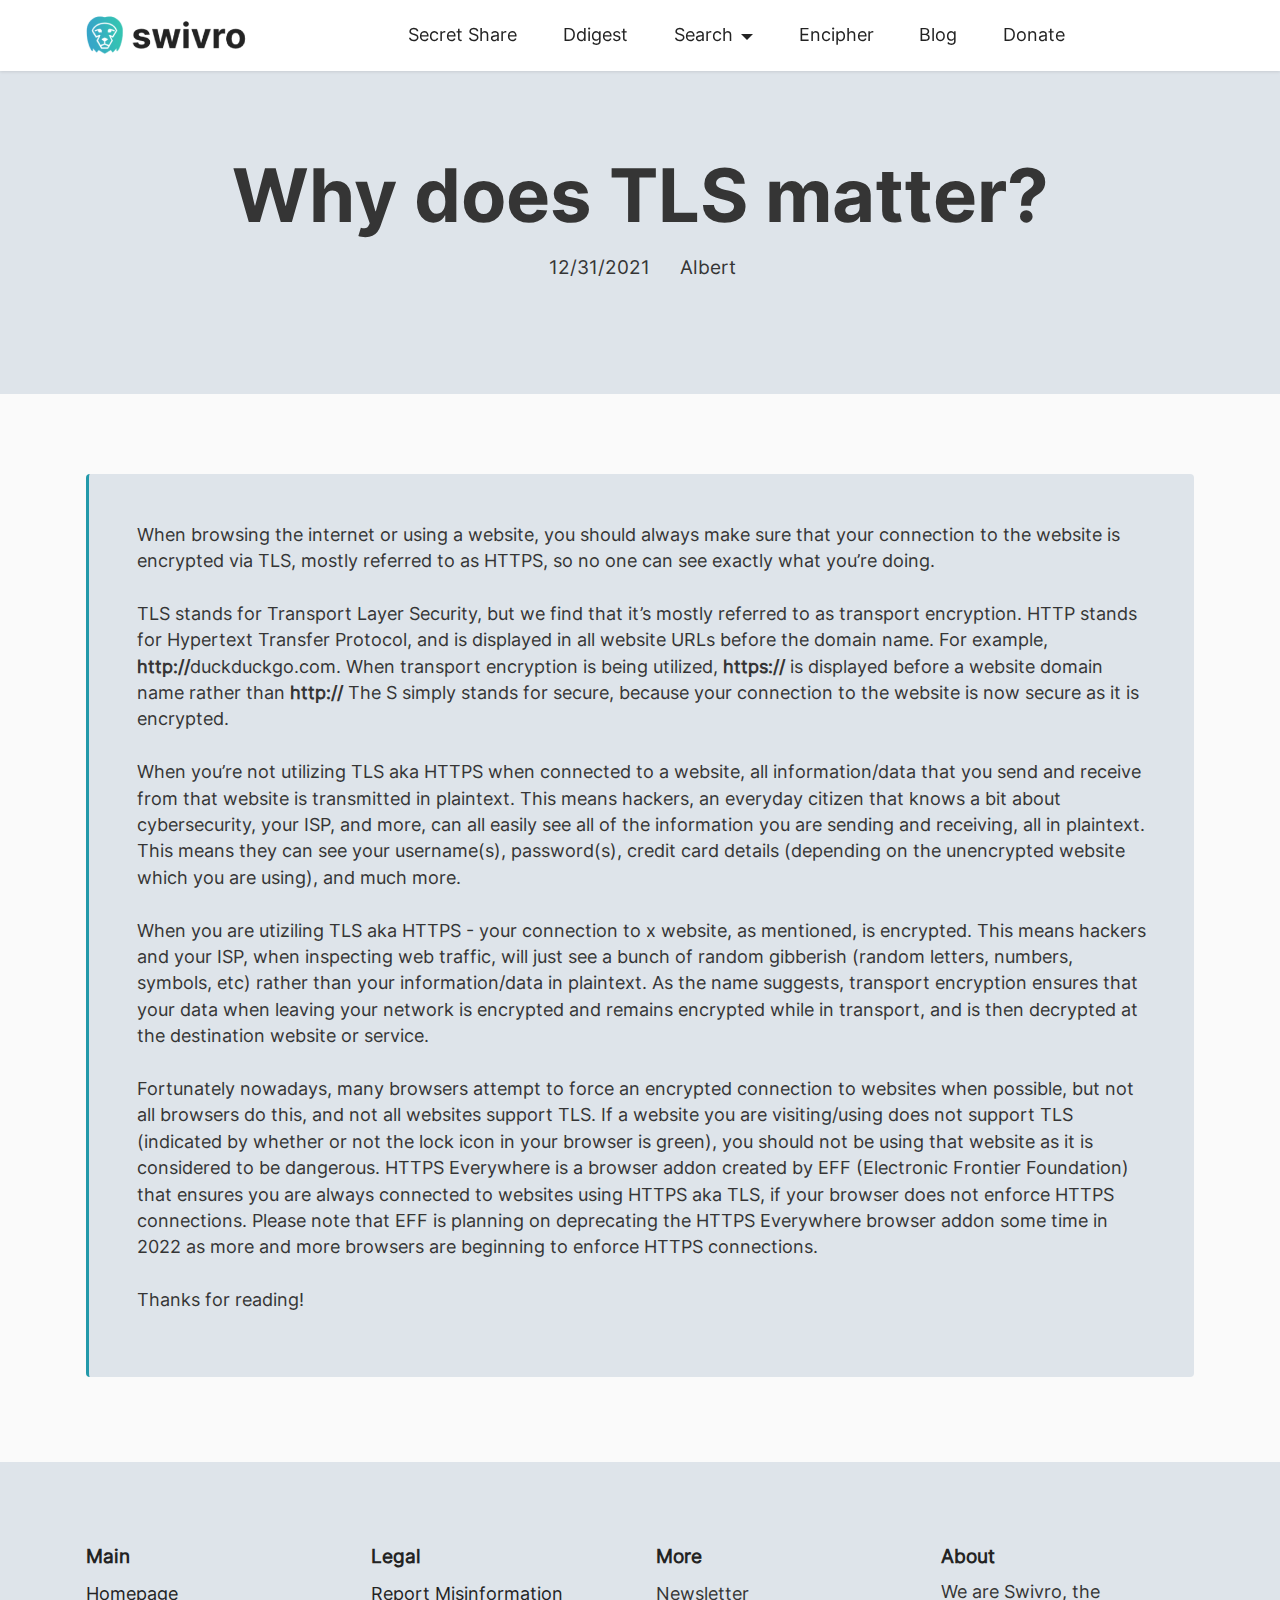
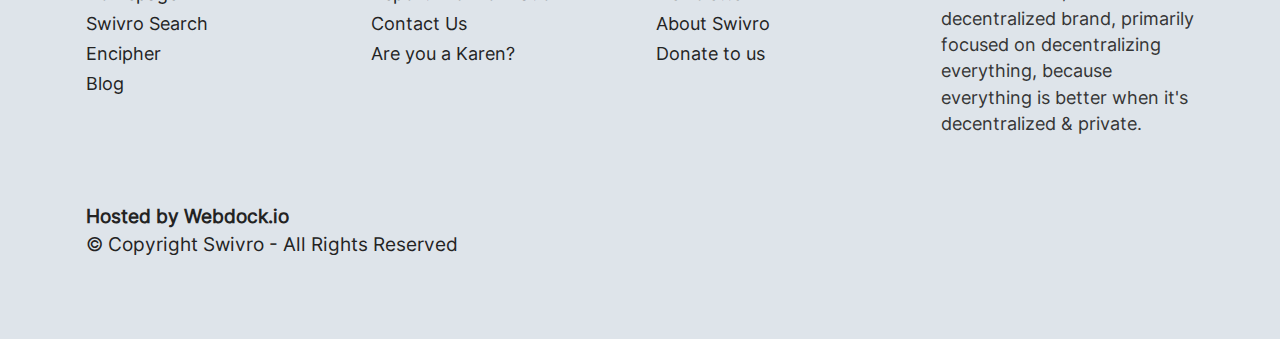
<file: why-does-tls-matter.html>
<!DOCTYPE html>
<html  >
<head>
  
  <meta charset="UTF-8">
  <meta http-equiv="X-UA-Compatible" content="IE=edge">
  
  <meta name="viewport" content="width=device-width, initial-scale=1, minimum-scale=1">
  <link rel="shortcut icon" href="assets/images/lion-14-512-11-1-128x128.png" type="image/x-icon">
  <meta name="description" content="Swivro is an organization focused on online privacy, cybersecurity, and free speech.">
  
  
  <title>Why does TLS matter? - Swivro Blog</title>
  <link rel="stylesheet" href="assets/web/assets/mobirise-icons-bold/mobirise-icons-bold.css">
  <link rel="stylesheet" href="assets/bootstrap/css/bootstrap.min.css">
  <link rel="stylesheet" href="assets/bootstrap/css/bootstrap-grid.min.css">
  <link rel="stylesheet" href="assets/bootstrap/css/bootstrap-reboot.min.css">
  <link rel="stylesheet" href="assets/dropdown/css/style.css">
  <link rel="stylesheet" href="assets/socicon/css/styles.css">
  <link rel="stylesheet" href="assets/theme/css/style.css">
  <link href="assets/fonts/style.css" rel="stylesheet">
  <link rel="preload" as="style" href="assets/mobirise/css/mbr-additional.css"><link rel="stylesheet" href="assets/mobirise/css/mbr-additional.css" type="text/css">
  
  
  
  
</head>
<body>
  
  <section data-bs-version="5.1" class="menu menu2 cid-sYMV2b5gMI" once="menu" id="menu2-pf">
<!-- extra custom styling that applies to all pages -->
<style>
.badge {
  font-family: 'Inter-Regular';
  font-size: 12px;
}
.desc1 {
padding-top: 5px;
}
    
.fontdefault, .modal-content, ul, table, .banner, .alert {
font-family: Inter-Regular;
}
    
.plan, .card-wrapper {
border-radius: 10px !important;
}
.dstab, .uctab, .card-wrapper, .item-wrapper {
border-radius: 20px !important;
}
.btn {
border-radius: 12px !important;
}
.btn-primary {
background-image: linear-gradient(100deg, #2d9ab3, #34b5b2) !important;
border: none !important;
opacity: 1 !important;
}
.btn-primary:hover {
opacity: 0.9;
}
.gradient {
  background-image: linear-gradient(42deg, #3880e3, #33f091) !important;
  background-size: 100% !important;
  -webkit-background-clip: text;
  -moz-background-clip: text;
  -webkit-text-fill-color: transparent;
  -moz-text-fill-color: transparent;
  font-weight: bold;
}

.glitch {
// font-size: 5rem;
// font-weight: bold;
// text-transform: uppercase;
position: relative;
text-shadow: 0.05em 0 0 #00fffc, -0.03em -0.04em 0 #fc00ff,
    0.025em 0.04em 0 #fffc00;
animation: glitch 725ms infinite;
}

.glitch span {
  position: absolute;
  top: 0;
  left: 0;
}

.glitch span:first-child {
  animation: glitch 500ms infinite;
  clip-path: polygon(0 0, 100% 0, 100% 35%, 0 35%);
  transform: translate(-0.04em, -0.03em);
  opacity: 0.75;
}

.glitch span:last-child {
  animation: glitch 375ms infinite;
  clip-path: polygon(0 65%, 100% 65%, 100% 100%, 0 100%);
  transform: translate(0.04em, 0.03em);
  opacity: 0.75;
}

@keyframes glitch {
  0% {
    text-shadow: 0.05em 0 0 #00fffc, -0.03em -0.04em 0 #fc00ff,
      0.025em 0.04em 0 #fffc00;
  }
  15% {
    text-shadow: 0.05em 0 0 #00fffc, -0.03em -0.04em 0 #fc00ff,
      0.025em 0.04em 0 #fffc00;
  }
  16% {
    text-shadow: -0.05em -0.025em 0 #00fffc, 0.025em 0.035em 0 #fc00ff,
      -0.05em -0.05em 0 #fffc00;
  }
  49% {
    text-shadow: -0.05em -0.025em 0 #00fffc, 0.025em 0.035em 0 #fc00ff,
      -0.05em -0.05em 0 #fffc00;
  }
  50% {
    text-shadow: 0.05em 0.035em 0 #00fffc, 0.03em 0 0 #fc00ff,
      0 -0.04em 0 #fffc00;
  }
  99% {
    text-shadow: 0.05em 0.035em 0 #00fffc, 0.03em 0 0 #fc00ff,
      0 -0.04em 0 #fffc00;
  }
  100% {
    text-shadow: -0.05em 0 0 #00fffc, -0.025em -0.04em 0 #fc00ff,
      -0.04em -0.025em 0 #fffc00;
  }
}
</style>
<!-- end custom styling - PS, hi! from Swivro! -->
    
    <nav class="navbar navbar-dropdown navbar-fixed-top navbar-expand-lg">
        <div class="container">
            <div class="navbar-brand">
                <span class="navbar-logo">
                    <a href="../">
                        <img src="assets/images/new-project-100-346x92.png" alt="" style="height: 3rem;">
                    </a>
                </span>
                
            </div>
            <button class="navbar-toggler" type="button" data-toggle="collapse" data-bs-toggle="collapse" data-target="#navbarSupportedContent" data-bs-target="#navbarSupportedContent" aria-controls="navbarNavAltMarkup" aria-expanded="false" aria-label="Toggle navigation">
                <div class="hamburger">
                    <span></span>
                    <span></span>
                    <span></span>
                    <span></span>
                </div>
            </button>
            <div class="collapse navbar-collapse" id="navbarSupportedContent">
                <ul class="navbar-nav nav-dropdown nav-right" data-app-modern-menu="true"><li class="nav-item"><a class="nav-link link text-black text-primary show display-4" href="https://swivro.net/secret-share.html" aria-expanded="false">Secret Share</a></li><li class="nav-item"><a class="nav-link link text-black text-primary show display-4" href="https://swivro.net/ddigest.html">Ddigest</a></li><li class="nav-item dropdown"><a class="nav-link link text-black dropdown-toggle display-4" href="decentrasearch.html" data-toggle="dropdown-submenu" data-bs-toggle="dropdown" data-bs-auto-close="outside" aria-expanded="false">Search</a><div class="dropdown-menu" aria-labelledby="dropdown-undefined"><a class="show text-black dropdown-item text-primary display-4" href="https://swivro.net/search.html"><span class="mbrib-menu mbr-iconfont mbr-iconfont-btn"></span>Product Overview</a><a class="show text-black dropdown-item text-primary display-4" href="https://swivro.net/search-comparison.html"><span class="mbrib-image-gallery mbr-iconfont mbr-iconfont-btn"></span>Product Comparison</a><a class="show text-black dropdown-item text-primary display-4" href="https://search.swivro.net" target="_blank"><span class="mbrib-search mbr-iconfont mbr-iconfont-btn"></span>Search Now</a></div></li><li class="nav-item"><a class="nav-link link show text-black text-primary display-4" href="https://swivro.net/encipher.html">Encipher</a></li><li class="nav-item"><a class="nav-link link show text-black text-primary display-4" href="https://swivro.net/blog.html">Blog</a></li>
                    <li class="nav-item"><a class="nav-link link text-black text-primary display-4" href="https://swivro.net/donate.html">Donate</a></li></ul>
                
                
            </div>
        </div>
    </nav>
</section>

<section data-bs-version="5.1" class="header6 cid-sUY4EO8rF1" id="header6-oy">

    

    

    <div class="align-center container">
        <div class="row justify-content-center">
            <div class="col-12 col-lg-10">
                <h1 class="mbr-section-title mbr-fonts-style mbr-white mb-3 display-1">Why does TLS matter?</h1>
                
                <p class="mbr-text mbr-white mbr-fonts-style display-7">
                    <i class="fas fa-clock"></i>&nbsp;12/31/2021&nbsp; &nbsp;&nbsp;<i class="fas fa-id-card"></i>&nbsp; Albert
                </p>
                
            </div>
        </div>
    </div>
</section>

<section data-bs-version="5.1" class="content7 cid-sUsb9dhBuz" id="content7-of">
    
    <div class="container">
        <div class="row justify-content-center">
            <div class="col-12 col-md-12">
                <blockquote>
                
                <p class="mbr-text mbr-fonts-style display-4">When browsing the internet or using a website, you should always make sure that your connection to the website is encrypted via TLS, mostly referred to as HTTPS, so no one can see exactly what you’re doing.
<br>
<br>TLS stands for Transport Layer Security, but we find that it’s mostly referred to as transport encryption. HTTP stands for Hypertext Transfer Protocol, and is displayed in all website URLs before the domain name. For example, <strong>http://</strong>duckduckgo.com. When transport encryption is being utilized, <strong>https://</strong> is displayed before a website domain name rather than <strong>http://</strong> The S simply stands for secure, because your connection to the website is now secure as it is encrypted.
<br>
<br>When you’re not utilizing TLS aka HTTPS when connected to a website, all information/data that you send and receive from that website is transmitted in plaintext. This means hackers, an everyday citizen that knows a bit about cybersecurity, your ISP, and more, can all easily see all of the information you are sending and receiving, all in plaintext. This means they can see your username(s), password(s), credit card details (depending on the unencrypted website which you are using), and much more.
<br>
<br>When you are utiziling TLS aka HTTPS - your connection to x website, as mentioned, is encrypted. This means hackers and your ISP, when inspecting web traffic, will just see a bunch of random gibberish (random letters, numbers, symbols, etc) rather than your information/data in plaintext. As the name suggests, transport encryption ensures that your data when leaving your network is encrypted and remains encrypted while in transport, and is then decrypted at the destination website or service.
<br>
<br>Fortunately nowadays, many browsers attempt to force an encrypted connection to websites when possible, but not all browsers do this, and not all websites support TLS. If a website you are visiting/using does not support TLS (indicated by whether or not the lock icon in your browser is green), you should not be using that website as it is considered to be dangerous. HTTPS Everywhere is a browser addon created by EFF (Electronic Frontier Foundation) that ensures you are always connected to websites using HTTPS aka TLS, if your browser does not enforce HTTPS connections. Please note that EFF is planning on deprecating the HTTPS Everywhere browser addon some time in 2022 as more and more browsers are beginning to enforce HTTPS connections.
<br>
<br>Thanks for reading!</p></blockquote>
            </div>
        </div>
    </div>
</section>

<section data-bs-version="5.1" class="footer1 cid-sYMVfH92qR" once="footers" id="footer1-sOpMpnOYd4-sOR1GhUL5w-pg">

    
    
    <div class="container">
        <div class="row mbr-white">
            <div class="col-12 col-md-6 col-lg-3">
                <h5 class="mbr-section-subtitle mbr-fonts-style mb-2 display-7">
                    <strong>Main</strong></h5>
                <ul class="list mbr-fonts-style display-4">
                    <li class="mbr-text item-wrap"><a href="../" class="text-black text-primary">Homepage</a></li><li class="mbr-text item-wrap"><a href="https://swivro.net/search.html" class="text-black text-primary">Swivro Search</a></li><li class="mbr-text item-wrap"><a href="https://swivro.net/encipher.html" class="text-black text-primary">Encipher</a></li><li class="mbr-text item-wrap"><a href="https://swivro.net/blog.html" class="text-black text-primary">Blog</a></li>
                </ul>
            </div>
            <div class="col-12 col-md-6 col-lg-3">
                <h5 class="mbr-section-subtitle mbr-fonts-style mb-2 display-7">
                    <strong>Legal</strong></h5>
                <ul class="list mbr-fonts-style display-4">

                    <li class="mbr-text item-wrap"><a href="https://swivro.net/contact.html" class="text-black text-primary" style="font-size: 1.1rem;">Report Misinformation</a><br></li><li class="mbr-text item-wrap"><a href="https://swivro.net/contact.html" class="text-black text-primary">Contact Us</a></li><li class="mbr-text item-wrap"><a href="https://swivro.net/are-you-a-karen.html" class="text-black text-primary">Are you a Karen?</a></li>
                </ul>
            </div>
            <div class="col-12 col-md-6 col-lg-3">
                <h5 class="mbr-section-subtitle mbr-fonts-style mb-2 display-7"><strong>More</strong></h5>
                <ul class="list mbr-fonts-style display-4">
                    <li class="mbr-text item-wrap">Newsletter</li><li class="mbr-text item-wrap"><a href="https://swivro.net/about.html" class="text-black text-primary">About&nbsp;Swivro</a></li><li class="mbr-text item-wrap"><a href="https://swivro.net/donate.html" class="text-black text-primary">Donate to us</a></li>
                </ul>
            </div>
            <div class="col-12 col-md-6 col-lg-3">
                <h5 class="mbr-section-subtitle mbr-fonts-style mb-2 display-7">
                    <strong>About</strong>
                </h5>
                <p class="mbr-text mbr-fonts-style mb-4 display-4">We are Swivro, the decentralized brand, primarily focused on decentralizing everything, because everything is better when it's decentralized &amp; private.<br></p>
                
                
            </div>
            <div class="col-12 mt-4">
                <p class="mbr-text mb-0 mbr-fonts-style copyright align-center display-7"><a href="https://webdock.io" class="text-black" style="" target="_blank"><strong>Hosted by Webdock.io</strong></a><br>© Copyright <text id="footeryear"></text> Swivro - All Rights Reserved<br>
                </p>
            </div>
        </div>
    </div>
    <script>
        document.getElementById("year").innerHTML = new Date().getFullYear();
        document.getElementById("footeryear").innerHTML = new Date().getFullYear();
    </script>
</section>


<script src="assets/bootstrap/js/bootstrap.bundle.min.js"></script>
  <script src="assets/smoothscroll/smooth-scroll.js"></script>
  <script src="assets/ytplayer/index.js"></script>
  <script src="assets/dropdown/js/navbar-dropdown.js"></script>
  <script src="assets/theme/js/script.js"></script>
  
  
  <script src="//instant.page/5.1.0" type="module" integrity="sha384-by67kQnR+pyfy8yWP4kPO12fHKRLHZPfEsiSXR8u2IKcTdxD805MGUXBzVPnkLHw"></script>
</body>
</html>
</file>
<file: assets/web/assets/mobirise-icons-bold/mobirise-icons-bold.css>
@font-face {
  font-family: 'mobirise-icons-bold';
  font-display: swap;
  src:  url('mobirise-icons-bold.eot?m1l4yr');
  src:  url('mobirise-icons-bold.eot?m1l4yr#iefix') format('embedded-opentype'),
    url('mobirise-icons-bold.ttf?m1l4yr') format('truetype'),
    url('mobirise-icons-bold.woff?m1l4yr') format('woff'),
    url('mobirise-icons-bold.svg?m1l4yr#mobirise-icons-bold') format('svg');
  font-weight: normal;
  font-style: normal;
}

[class^="mbrib-"], [class*="mbrib-"] {
  /* use !important to prevent issues with browser extensions that change fonts */
  font-family: 'mobirise-icons-bold' !important;
  speak: none;
  font-style: normal;
  font-weight: normal;
  font-variant: normal;
  text-transform: none;
  line-height: 1;

  /* Better Font Rendering =========== */
  -webkit-font-smoothing: antialiased;
  -moz-osx-font-smoothing: grayscale;
}

.mbrib-add-submenu:before {
  content: "\e900";
}
.mbrib-alert:before {
  content: "\e901";
}
.mbrib-align-center:before {
  content: "\e902";
}
.mbrib-align-justify:before {
  content: "\e903";
}
.mbrib-align-left:before {
  content: "\e904";
}
.mbrib-align-right:before {
  content: "\e905";
}
.mbrib-android:before {
  content: "\e906";
}
.mbrib-apple:before {
  content: "\e907";
}
.mbrib-arrow-down:before {
  content: "\e908";
}
.mbrib-arrow-next:before {
  content: "\e909";
}
.mbrib-arrow-prev:before {
  content: "\e90a";
}
.mbrib-arrow-up:before {
  content: "\e90b";
}
.mbrib-bold:before {
  content: "\e90c";
}
.mbrib-bookmark:before {
  content: "\e90d";
}
.mbrib-bootstrap:before {
  content: "\e90e";
}
.mbrib-briefcase:before {
  content: "\e90f";
}
.mbrib-browse:before {
  content: "\e910";
}
.mbrib-bulleted-list:before {
  content: "\e911";
}
.mbrib-calendar:before {
  content: "\e912";
}
.mbrib-camera:before {
  content: "\e913";
}
.mbrib-cart-add:before {
  content: "\e914";
}
.mbrib-cart-full:before {
  content: "\e915";
}
.mbrib-cash:before {
  content: "\e916";
}
.mbrib-change-style:before {
  content: "\e917";
}
.mbrib-chat:before {
  content: "\e918";
}
.mbrib-clock:before {
  content: "\e919";
}
.mbrib-close:before {
  content: "\e91a";
}
.mbrib-cloud:before {
  content: "\e91b";
}
.mbrib-code:before {
  content: "\e91c";
}
.mbrib-contact-form:before {
  content: "\e91d";
}
.mbrib-credit-card:before {
  content: "\e91e";
}
.mbrib-cursor-click:before {
  content: "\e91f";
}
.mbrib-cust-feedback:before {
  content: "\e920";
}
.mbrib-database:before {
  content: "\e921";
}
.mbrib-delivery:before {
  content: "\e922";
}
.mbrib-desktop:before {
  content: "\e923";
}
.mbrib-devices:before {
  content: "\e924";
}
.mbrib-down:before {
  content: "\e925";
}
.mbrib-download:before {
  content: "\e926";
}
.mbrib-drag-n-drop:before {
  content: "\e927";
}
.mbrib-drag-n-drop2:before {
  content: "\e928";
}
.mbrib-edit:before {
  content: "\e929";
}
.mbrib-edit2:before {
  content: "\e92a";
}
.mbrib-error:before {
  content: "\e92b";
}
.mbrib-extension:before {
  content: "\e92c";
}
.mbrib-features:before {
  content: "\e92d";
}
.mbrib-file:before {
  content: "\e92e";
}
.mbrib-flag:before {
  content: "\e92f";
}
.mbrib-folder:before {
  content: "\e930";
}
.mbrib-gift:before {
  content: "\e931";
}
.mbrib-github:before {
  content: "\e932";
}
.mbrib-globe-2:before {
  content: "\e933";
}
.mbrib-globe:before {
  content: "\e934";
}
.mbrib-growing-chart:before {
  content: "\e935";
}
.mbrib-hearth:before {
  content: "\e936";
}
.mbrib-help:before {
  content: "\e937";
}
.mbrib-home:before {
  content: "\e938";
}
.mbrib-hot-cup:before {
  content: "\e939";
}
.mbrib-idea:before {
  content: "\e93a";
}
.mbrib-image-gallery:before {
  content: "\e93b";
}
.mbrib-image-slider:before {
  content: "\e93c";
}
.mbrib-info:before {
  content: "\e93d";
}
.mbrib-italic:before {
  content: "\e93e";
}
.mbrib-key:before {
  content: "\e93f";
}
.mbrib-laptop:before {
  content: "\e940";
}
.mbrib-layers:before {
  content: "\e941";
}
.mbrib-left-right:before {
  content: "\e942";
}
.mbrib-left:before {
  content: "\e943";
}
.mbrib-letter:before {
  content: "\e944";
}
.mbrib-like:before {
  content: "\e945";
}
.mbrib-link:before {
  content: "\e946";
}
.mbrib-lock:before {
  content: "\e947";
}
.mbrib-login:before {
  content: "\e948";
}
.mbrib-logout:before {
  content: "\e949";
}
.mbrib-magic-stick:before {
  content: "\e94a";
}
.mbrib-map-pin:before {
  content: "\e94b";
}
.mbrib-menu:before {
  content: "\e94c";
}
.mbrib-mobile:before {
  content: "\e94d";
}
.mbrib-mobile2:before {
  content: "\e94e";
}
.mbrib-mobirise:before {
  content: "\e94f";
}
.mbrib-more-horizontal:before {
  content: "\e950";
}
.mbrib-more-vertical:before {
  content: "\e951";
}
.mbrib-music:before {
  content: "\e952";
}
.mbrib-new-file:before {
  content: "\e953";
}
.mbrib-numbered-list:before {
  content: "\e954";
}
.mbrib-opened-folder:before {
  content: "\e955";
}
.mbrib-pages:before {
  content: "\e956";
}
.mbrib-paper-plane:before {
  content: "\e957";
}
.mbrib-paperclip:before {
  content: "\e958";
}
.mbrib-photo:before {
  content: "\e959";
}
.mbrib-photos:before {
  content: "\e95a";
}
.mbrib-pin:before {
  content: "\e95b";
}
.mbrib-play:before {
  content: "\e95c";
}
.mbrib-plus:before {
  content: "\e95d";
}
.mbrib-preview:before {
  content: "\e95e";
}
.mbrib-print:before {
  content: "\e95f";
}
.mbrib-protect:before {
  content: "\e960";
}
.mbrib-question:before {
  content: "\e961";
}
.mbrib-quote-left:before {
  content: "\e962";
}
.mbrib-quote-right:before {
  content: "\e963";
}
.mbrib-redo:before {
  content: "\e964";
}
.mbrib-refresh:before {
  content: "\e965";
}
.mbrib-responsive:before {
  content: "\e966";
}
.mbrib-right:before {
  content: "\e967";
}
.mbrib-rocket:before {
  content: "\e968";
}
.mbrib-sad-face:before {
  content: "\e969";
}
.mbrib-sale:before {
  content: "\e96a";
}
.mbrib-save:before {
  content: "\e96b";
}
.mbrib-search:before {
  content: "\e96c";
}
.mbrib-setting:before {
  content: "\e96d";
}
.mbrib-setting2:before {
  content: "\e96e";
}
.mbrib-setting3:before {
  content: "\e96f";
}
.mbrib-share:before {
  content: "\e970";
}
.mbrib-shopping-bag:before {
  content: "\e971";
}
.mbrib-shopping-basket:before {
  content: "\e972";
}
.mbrib-shopping-cart:before {
  content: "\e973";
}
.mbrib-sites:before {
  content: "\e974";
}
.mbrib-smile-face:before {
  content: "\e975";
}
.mbrib-speed:before {
  content: "\e976";
}
.mbrib-star:before {
  content: "\e977";
}
.mbrib-success:before {
  content: "\e978";
}
.mbrib-sun:before {
  content: "\e979";
}
.mbrib-sun2:before {
  content: "\e97a";
}
.mbrib-tablet-vertical:before {
  content: "\e97b";
}
.mbrib-tablet:before {
  content: "\e97c";
}
.mbrib-target:before {
  content: "\e97d";
}
.mbrib-timer:before {
  content: "\e97e";
}
.mbrib-to-ftp:before {
  content: "\e97f";
}
.mbrib-to-local-drive:before {
  content: "\e980";
}
.mbrib-touch-swipe:before {
  content: "\e981";
}
.mbrib-touch:before {
  content: "\e982";
}
.mbrib-trash:before {
  content: "\e983";
}
.mbrib-underline:before {
  content: "\e984";
}
.mbrib-undo:before {
  content: "\e985";
}
.mbrib-unlink:before {
  content: "\e986";
}
.mbrib-unlock:before {
  content: "\e987";
}
.mbrib-up-down:before {
  content: "\e988";
}
.mbrib-up:before {
  content: "\e989";
}
.mbrib-update:before {
  content: "\e98a";
}
.mbrib-upload:before {
  content: "\e98b";
}
.mbrib-user:before {
  content: "\e98c";
}
.mbrib-user2:before {
  content: "\e98d";
}
.mbrib-users:before {
  content: "\e98e";
}
.mbrib-video-play:before {
  content: "\e98f";
}
.mbrib-video:before {
  content: "\e990";
}
.mbrib-watch:before {
  content: "\e991";
}
.mbrib-website-theme:before {
  content: "\e992";
}
.mbrib-wifi:before {
  content: "\e993";
}
.mbrib-windows:before {
  content: "\e994";
}
.mbrib-zoom-out:before {
  content: "\e995";
}
</file>
<file: assets/dropdown/css/style.css>
.navbar-dropdown {
  left: 0;
  padding: 0;
  position: absolute;
  right: 0;
  top: 0;
  transition: all 0.45s ease;
  z-index: 1030;
  background: #282828; }
  .navbar-dropdown .navbar-logo {
    margin-right: 0.8rem;
    transition: margin 0.3s ease-in-out;
    vertical-align: middle; }
    .navbar-dropdown .navbar-logo img {
      height: 3.125rem;
      transition: all 0.3s ease-in-out; }
    .navbar-dropdown .navbar-logo.mbr-iconfont {
      font-size: 3.125rem;
      line-height: 3.125rem; }
  .navbar-dropdown .navbar-caption {
    font-weight: 700;
    white-space: normal;
    vertical-align: -4px;
    line-height: 3.125rem !important; }
    .navbar-dropdown .navbar-caption, .navbar-dropdown .navbar-caption:hover {
      color: inherit;
      text-decoration: none; }
  .navbar-dropdown .mbr-iconfont + .navbar-caption {
    vertical-align: -1px; }
  .navbar-dropdown.navbar-fixed-top {
    position: fixed; }
  .navbar-dropdown .navbar-brand span {
    vertical-align: -4px; }
  .navbar-dropdown.bg-color.transparent {
    background: none; }
  .navbar-dropdown.navbar-short .navbar-brand {
    padding: 0.625rem 0; }
    .navbar-dropdown.navbar-short .navbar-brand span {
      vertical-align: -1px; }
  .navbar-dropdown.navbar-short .navbar-caption {
    line-height: 2.375rem !important;
    vertical-align: -2px; }
  .navbar-dropdown.navbar-short .navbar-logo {
    margin-right: 0.5rem; }
    .navbar-dropdown.navbar-short .navbar-logo img {
      height: 2.375rem; }
    .navbar-dropdown.navbar-short .navbar-logo.mbr-iconfont {
      font-size: 2.375rem;
      line-height: 2.375rem; }
  .navbar-dropdown.navbar-short .mbr-table-cell {
    height: 3.625rem; }
  .navbar-dropdown .navbar-close {
    left: 0.6875rem;
    position: fixed;
    top: 0.75rem;
    z-index: 1000; }
  .navbar-dropdown .hamburger-icon {
    content: "";
    display: inline-block;
    vertical-align: middle;
    width: 16px;
    -webkit-box-shadow: 0 -6px 0 1px #282828,0 0 0 1px #282828,0 6px 0 1px #282828;
    -moz-box-shadow: 0 -6px 0 1px #282828,0 0 0 1px #282828,0 6px 0 1px #282828;
    box-shadow: 0 -6px 0 1px #282828,0 0 0 1px #282828,0 6px 0 1px #282828; }

.dropdown-menu .dropdown-toggle[data-toggle="dropdown-submenu"]::after {
  border-bottom: 0.35em solid transparent;
  border-left: 0.35em solid;
  border-right: 0;
  border-top: 0.35em solid transparent;
  margin-left: 0.3rem; }

.dropdown-menu .dropdown-item:focus {
  outline: 0; }

.nav-dropdown {
  font-size: 0.75rem;
  font-weight: 500;
  height: auto !important; }
  .nav-dropdown .nav-btn {
    padding-left: 1rem; }
  .nav-dropdown .link {
    margin: .667em 1.667em;
    font-weight: 500;
    padding: 0;
    transition: color .2s ease-in-out; }
    .nav-dropdown .link.dropdown-toggle {
      margin-right: 2.583em; }
      .nav-dropdown .link.dropdown-toggle::after {
        margin-left: .25rem;
        border-top: 0.35em solid;
        border-right: 0.35em solid transparent;
        border-left: 0.35em solid transparent;
        border-bottom: 0; }
      .nav-dropdown .link.dropdown-toggle[aria-expanded="true"] {
        margin: 0;
        padding: 0.667em 3.263em  0.667em 1.667em; }
  .nav-dropdown .link::after,
  .nav-dropdown .dropdown-item::after {
    color: inherit; }
  .nav-dropdown .btn {
    font-size: 0.75rem;
    font-weight: 700;
    letter-spacing: 0;
    margin-bottom: 0;
    padding-left: 1.25rem;
    padding-right: 1.25rem; }
  .nav-dropdown .dropdown-menu {
    border-radius: 0;
    border: 0;
    left: 0;
    margin: 0;
    padding-bottom: 1.25rem;
    padding-top: 1.25rem;
    position: relative; }
  .nav-dropdown .dropdown-submenu {
    margin-left: 0.125rem;
    top: 0; }
  .nav-dropdown .dropdown-item {
    font-weight: 500;
    line-height: 2;
    padding: 0.3846em 4.615em 0.3846em 1.5385em;
    position: relative;
    transition: color .2s ease-in-out, background-color .2s ease-in-out; }
    .nav-dropdown .dropdown-item::after {
      margin-top: -0.3077em;
      position: absolute;
      right: 1.1538em;
      top: 50%; }
    .nav-dropdown .dropdown-item:focus, .nav-dropdown .dropdown-item:hover {
      background: none; }

@media (max-width: 767px) {
  .nav-dropdown.navbar-toggleable-sm {
    bottom: 0;
    display: none;
    left: 0;
    overflow-x: hidden;
    position: fixed;
    top: 0;
    transform: translateX(-100%);
    -ms-transform: translateX(-100%);
    -webkit-transform: translateX(-100%);
    width: 18.75rem;
    z-index: 999; } }
.nav-dropdown.navbar-toggleable-xl {
  bottom: 0;
  display: none;
  left: 0;
  overflow-x: hidden;
  position: fixed;
  top: 0;
  transform: translateX(-100%);
  -ms-transform: translateX(-100%);
  -webkit-transform: translateX(-100%);
  width: 18.75rem;
  z-index: 999; }

.nav-dropdown-sm {
  display: block !important;
  overflow-x: hidden;
  overflow: auto;
  padding-top: 3.875rem; }
  .nav-dropdown-sm::after {
    content: "";
    display: block;
    height: 3rem;
    width: 100%; }
  .nav-dropdown-sm.collapse.in ~ .navbar-close {
    display: block !important; }
  .nav-dropdown-sm.collapsing, .nav-dropdown-sm.collapse.in {
    transform: translateX(0);
    -ms-transform: translateX(0);
    -webkit-transform: translateX(0);
    transition: all 0.25s ease-out;
    -webkit-transition: all 0.25s ease-out;
    background: #282828; }
  .nav-dropdown-sm.collapsing[aria-expanded="false"] {
    transform: translateX(-100%);
    -ms-transform: translateX(-100%);
    -webkit-transform: translateX(-100%); }
  .nav-dropdown-sm .nav-item {
    display: block;
    margin-left: 0 !important;
    padding-left: 0; }
  .nav-dropdown-sm .link,
  .nav-dropdown-sm .dropdown-item {
    border-top: 1px dotted rgba(255, 255, 255, 0.1);
    font-size: 0.8125rem;
    line-height: 1.6;
    margin: 0 !important;
    padding: 0.875rem 2.4rem 0.875rem 1.5625rem !important;
    position: relative;
    white-space: normal; }
    .nav-dropdown-sm .link:focus, .nav-dropdown-sm .link:hover,
    .nav-dropdown-sm .dropdown-item:focus,
    .nav-dropdown-sm .dropdown-item:hover {
      background: rgba(0, 0, 0, 0.2) !important;
      color: #c0a375; }
  .nav-dropdown-sm .nav-btn {
    position: relative;
    padding: 1.5625rem 1.5625rem 0 1.5625rem; }
    .nav-dropdown-sm .nav-btn::before {
      border-top: 1px dotted rgba(255, 255, 255, 0.1);
      content: "";
      left: 0;
      position: absolute;
      top: 0;
      width: 100%; }
    .nav-dropdown-sm .nav-btn + .nav-btn {
      padding-top: 0.625rem; }
      .nav-dropdown-sm .nav-btn + .nav-btn::before {
        display: none; }
  .nav-dropdown-sm .btn {
    padding: 0.625rem 0; }
  .nav-dropdown-sm .dropdown-toggle[data-toggle="dropdown-submenu"]::after {
    margin-left: .25rem;
    border-top: 0.35em solid;
    border-right: 0.35em solid transparent;
    border-left: 0.35em solid transparent;
    border-bottom: 0; }
  .nav-dropdown-sm .dropdown-toggle[data-toggle="dropdown-submenu"][aria-expanded="true"]::after {
    border-top: 0;
    border-right: 0.35em solid transparent;
    border-left: 0.35em solid transparent;
    border-bottom: 0.35em solid; }
  .nav-dropdown-sm .dropdown-menu {
    margin: 0;
    padding: 0;
    position: relative;
    top: 0;
    left: 0;
    width: 100%;
    border: 0;
    float: none;
    border-radius: 0;
    background: none; }
  .nav-dropdown-sm .dropdown-submenu {
    left: 100%;
    margin-left: 0.125rem;
    margin-top: -1.25rem;
    top: 0; }

.navbar-toggleable-sm .nav-dropdown .dropdown-menu {
  position: absolute; }

.navbar-toggleable-sm .nav-dropdown .dropdown-submenu {
  left: 100%;
  margin-left: 0.125rem;
  margin-top: -1.25rem;
  top: 0; }

.navbar-toggleable-sm.opened .nav-dropdown .dropdown-menu {
  position: relative; }

.navbar-toggleable-sm.opened .nav-dropdown .dropdown-submenu {
  left: 0;
  margin-left: 00rem;
  margin-top: 0rem;
  top: 0; }

.is-builder .nav-dropdown.collapsing {
  transition: none !important; }
</file>
<file: assets/socicon/css/styles.css>
@charset "UTF-8";

@font-face {
  font-family: 'Socicon';
  src:  url('../fonts/socicon.eot');
  src:  url('../fonts/socicon.eot?#iefix') format('embedded-opentype'),
    url('../fonts/socicon.woff2') format('woff2'),
    url('../fonts/socicon.ttf') format('truetype'),
    url('../fonts/socicon.woff') format('woff'),
    url('../fonts/socicon.svg#socicon') format('svg');
  font-weight: normal;
  font-style: normal;
  font-display: swap;
}

[data-icon]:before {
  font-family: "socicon" !important;
  content: attr(data-icon);
  font-style: normal !important;
  font-weight: normal !important;
  font-variant: normal !important;
  text-transform: none !important;
  speak: none;
  line-height: 1;
  -webkit-font-smoothing: antialiased;
  -moz-osx-font-smoothing: grayscale;
}

[class^="socicon-"], [class*=" socicon-"] {
  /* use !important to prevent issues with browser extensions that change fonts */
  font-family: 'Socicon' !important;
  speak: none;
  font-style: normal;
  font-weight: normal;
  font-variant: normal;
  text-transform: none;
  line-height: 1;

  /* Better Font Rendering =========== */
  -webkit-font-smoothing: antialiased;
  -moz-osx-font-smoothing: grayscale;
}

.socicon-eitaa:before {
  content: "\e97c";
}
.socicon-soroush:before {
  content: "\e97d";
}
.socicon-bale:before {
  content: "\e97e";
}
.socicon-zazzle:before {
  content: "\e97b";
}
.socicon-society6:before {
  content: "\e97a";
}
.socicon-redbubble:before {
  content: "\e979";
}
.socicon-avvo:before {
  content: "\e978";
}
.socicon-stitcher:before {
  content: "\e977";
}
.socicon-googlehangouts:before {
  content: "\e974";
}
.socicon-dlive:before {
  content: "\e975";
}
.socicon-vsco:before {
  content: "\e976";
}
.socicon-flipboard:before {
  content: "\e973";
}
.socicon-ubuntu:before {
  content: "\e958";
}
.socicon-artstation:before {
  content: "\e959";
}
.socicon-invision:before {
  content: "\e95a";
}
.socicon-torial:before {
  content: "\e95b";
}
.socicon-collectorz:before {
  content: "\e95c";
}
.socicon-seenthis:before {
  content: "\e95d";
}
.socicon-googleplaymusic:before {
  content: "\e95e";
}
.socicon-debian:before {
  content: "\e95f";
}
.socicon-filmfreeway:before {
  content: "\e960";
}
.socicon-gnome:before {
  content: "\e961";
}
.socicon-itchio:before {
  content: "\e962";
}
.socicon-jamendo:before {
  content: "\e963";
}
.socicon-mix:before {
  content: "\e964";
}
.socicon-sharepoint:before {
  content: "\e965";
}
.socicon-tinder:before {
  content: "\e966";
}
.socicon-windguru:before {
  content: "\e967";
}
.socicon-cdbaby:before {
  content: "\e968";
}
.socicon-elementaryos:before {
  content: "\e969";
}
.socicon-stage32:before {
  content: "\e96a";
}
.socicon-tiktok:before {
  content: "\e96b";
}
.socicon-gitter:before {
  content: "\e96c";
}
.socicon-letterboxd:before {
  content: "\e96d";
}
.socicon-threema:before {
  content: "\e96e";
}
.socicon-splice:before {
  content: "\e96f";
}
.socicon-metapop:before {
  content: "\e970";
}
.socicon-naver:before {
  content: "\e971";
}
.socicon-remote:before {
  content: "\e972";
}
.socicon-internet:before {
  content: "\e957";
}
.socicon-moddb:before {
  content: "\e94b";
}
.socicon-indiedb:before {
  content: "\e94c";
}
.socicon-traxsource:before {
  content: "\e94d";
}
.socicon-gamefor:before {
  content: "\e94e";
}
.socicon-pixiv:before {
  content: "\e94f";
}
.socicon-myanimelist:before {
  content: "\e950";
}
.socicon-blackberry:before {
  content: "\e951";
}
.socicon-wickr:before {
  content: "\e952";
}
.socicon-spip:before {
  content: "\e953";
}
.socicon-napster:before {
  content: "\e954";
}
.socicon-beatport:before {
  content: "\e955";
}
.socicon-hackerone:before {
  content: "\e956";
}
.socicon-hackernews:before {
  content: "\e946";
}
.socicon-smashwords:before {
  content: "\e947";
}
.socicon-kobo:before {
  content: "\e948";
}
.socicon-bookbub:before {
  content: "\e949";
}
.socicon-mailru:before {
  content: "\e94a";
}
.socicon-gitlab:before {
  content: "\e945";
}
.socicon-instructables:before {
  content: "\e944";
}
.socicon-portfolio:before {
  content: "\e943";
}
.socicon-codered:before {
  content: "\e940";
}
.socicon-origin:before {
  content: "\e941";
}
.socicon-nextdoor:before {
  content: "\e942";
}
.socicon-udemy:before {
  content: "\e93f";
}
.socicon-livemaster:before {
  content: "\e93e";
}
.socicon-crunchbase:before {
  content: "\e93b";
}
.socicon-homefy:before {
  content: "\e93c";
}
.socicon-calendly:before {
  content: "\e93d";
}
.socicon-realtor:before {
  content: "\e90f";
}
.socicon-tidal:before {
  content: "\e910";
}
.socicon-qobuz:before {
  content: "\e911";
}
.socicon-natgeo:before {
  content: "\e912";
}
.socicon-mastodon:before {
  content: "\e913";
}
.socicon-unsplash:before {
  content: "\e914";
}
.socicon-homeadvisor:before {
  content: "\e915";
}
.socicon-angieslist:before {
  content: "\e916";
}
.socicon-codepen:before {
  content: "\e917";
}
.socicon-slack:before {
  content: "\e918";
}
.socicon-openaigym:before {
  content: "\e919";
}
.socicon-logmein:before {
  content: "\e91a";
}
.socicon-fiverr:before {
  content: "\e91b";
}
.socicon-gotomeeting:before {
  content: "\e91c";
}
.socicon-aliexpress:before {
  content: "\e91d";
}
.socicon-guru:before {
  content: "\e91e";
}
.socicon-appstore:before {
  content: "\e91f";
}
.socicon-homes:before {
  content: "\e920";
}
.socicon-zoom:before {
  content: "\e921";
}
.socicon-alibaba:before {
  content: "\e922";
}
.socicon-craigslist:before {
  content: "\e923";
}
.socicon-wix:before {
  content: "\e924";
}
.socicon-redfin:before {
  content: "\e925";
}
.socicon-googlecalendar:before {
  content: "\e926";
}
.socicon-shopify:before {
  content: "\e927";
}
.socicon-freelancer:before {
  content: "\e928";
}
.socicon-seedrs:before {
  content: "\e929";
}
.socicon-bing:before {
  content: "\e92a";
}
.socicon-doodle:before {
  content: "\e92b";
}
.socicon-bonanza:before {
  content: "\e92c";
}
.socicon-squarespace:before {
  content: "\e92d";
}
.socicon-toptal:before {
  content: "\e92e";
}
.socicon-gust:before {
  content: "\e92f";
}
.socicon-ask:before {
  content: "\e930";
}
.socicon-trulia:before {
  content: "\e931";
}
.socicon-loomly:before {
  content: "\e932";
}
.socicon-ghost:before {
  content: "\e933";
}
.socicon-upwork:before {
  content: "\e934";
}
.socicon-fundable:before {
  content: "\e935";
}
.socicon-booking:before {
  content: "\e936";
}
.socicon-googlemaps:before {
  content: "\e937";
}
.socicon-zillow:before {
  content: "\e938";
}
.socicon-niconico:before {
  content: "\e939";
}
.socicon-toneden:before {
  content: "\e93a";
}
.socicon-augment:before {
  content: "\e908";
}
.socicon-bitbucket:before {
  content: "\e909";
}
.socicon-fyuse:before {
  content: "\e90a";
}
.socicon-yt-gaming:before {
  content: "\e90b";
}
.socicon-sketchfab:before {
  content: "\e90c";
}
.socicon-mobcrush:before {
  content: "\e90d";
}
.socicon-microsoft:before {
  content: "\e90e";
}
.socicon-pandora:before {
  content: "\e907";
}
.socicon-messenger:before {
  content: "\e906";
}
.socicon-gamewisp:before {
  content: "\e905";
}
.socicon-bloglovin:before {
  content: "\e904";
}
.socicon-tunein:before {
  content: "\e903";
}
.socicon-gamejolt:before {
  content: "\e901";
}
.socicon-trello:before {
  content: "\e902";
}
.socicon-spreadshirt:before {
  content: "\e900";
}
.socicon-500px:before {
  content: "\e000";
}
.socicon-8tracks:before {
  content: "\e001";
}
.socicon-airbnb:before {
  content: "\e002";
}
.socicon-alliance:before {
  content: "\e003";
}
.socicon-amazon:before {
  content: "\e004";
}
.socicon-amplement:before {
  content: "\e005";
}
.socicon-android:before {
  content: "\e006";
}
.socicon-angellist:before {
  content: "\e007";
}
.socicon-apple:before {
  content: "\e008";
}
.socicon-appnet:before {
  content: "\e009";
}
.socicon-baidu:before {
  content: "\e00a";
}
.socicon-bandcamp:before {
  content: "\e00b";
}
.socicon-battlenet:before {
  content: "\e00c";
}
.socicon-mixer:before {
  content: "\e00d";
}
.socicon-bebee:before {
  content: "\e00e";
}
.socicon-bebo:before {
  content: "\e00f";
}
.socicon-behance:before {
  content: "\e010";
}
.socicon-blizzard:before {
  content: "\e011";
}
.socicon-blogger:before {
  content: "\e012";
}
.socicon-buffer:before {
  content: "\e013";
}
.socicon-chrome:before {
  content: "\e014";
}
.socicon-coderwall:before {
  content: "\e015";
}
.socicon-curse:before {
  content: "\e016";
}
.socicon-dailymotion:before {
  content: "\e017";
}
.socicon-deezer:before {
  content: "\e018";
}
.socicon-delicious:before {
  content: "\e019";
}
.socicon-deviantart:before {
  content: "\e01a";
}
.socicon-diablo:before {
  content: "\e01b";
}
.socicon-digg:before {
  content: "\e01c";
}
.socicon-discord:before {
  content: "\e01d";
}
.socicon-disqus:before {
  content: "\e01e";
}
.socicon-douban:before {
  content: "\e01f";
}
.socicon-draugiem:before {
  content: "\e020";
}
.socicon-dribbble:before {
  content: "\e021";
}
.socicon-drupal:before {
  content: "\e022";
}
.socicon-ebay:before {
  content: "\e023";
}
.socicon-ello:before {
  content: "\e024";
}
.socicon-endomodo:before {
  content: "\e025";
}
.socicon-envato:before {
  content: "\e026";
}
.socicon-etsy:before {
  content: "\e027";
}
.socicon-facebook:before {
  content: "\e028";
}
.socicon-feedburner:before {
  content: "\e029";
}
.socicon-filmweb:before {
  content: "\e02a";
}
.socicon-firefox:before {
  content: "\e02b";
}
.socicon-flattr:before {
  content: "\e02c";
}
.socicon-flickr:before {
  content: "\e02d";
}
.socicon-formulr:before {
  content: "\e02e";
}
.socicon-forrst:before {
  content: "\e02f";
}
.socicon-foursquare:before {
  content: "\e030";
}
.socicon-friendfeed:before {
  content: "\e031";
}
.socicon-github:before {
  content: "\e032";
}
.socicon-goodreads:before {
  content: "\e033";
}
.socicon-google:before {
  content: "\e034";
}
.socicon-googlescholar:before {
  content: "\e035";
}
.socicon-googlegroups:before {
  content: "\e036";
}
.socicon-googlephotos:before {
  content: "\e037";
}
.socicon-googleplus:before {
  content: "\e038";
}
.socicon-grooveshark:before {
  content: "\e039";
}
.socicon-hackerrank:before {
  content: "\e03a";
}
.socicon-hearthstone:before {
  content: "\e03b";
}
.socicon-hellocoton:before {
  content: "\e03c";
}
.socicon-heroes:before {
  content: "\e03d";
}
.socicon-smashcast:before {
  content: "\e03e";
}
.socicon-horde:before {
  content: "\e03f";
}
.socicon-houzz:before {
  content: "\e040";
}
.socicon-icq:before {
  content: "\e041";
}
.socicon-identica:before {
  content: "\e042";
}
.socicon-imdb:before {
  content: "\e043";
}
.socicon-instagram:before {
  content: "\e044";
}
.socicon-issuu:before {
  content: "\e045";
}
.socicon-istock:before {
  content: "\e046";
}
.socicon-itunes:before {
  content: "\e047";
}
.socicon-keybase:before {
  content: "\e048";
}
.socicon-lanyrd:before {
  content: "\e049";
}
.socicon-lastfm:before {
  content: "\e04a";
}
.socicon-line:before {
  content: "\e04b";
}
.socicon-linkedin:before {
  content: "\e04c";
}
.socicon-livejournal:before {
  content: "\e04d";
}
.socicon-lyft:before {
  content: "\e04e";
}
.socicon-macos:before {
  content: "\e04f";
}
.socicon-mail:before {
  content: "\e050";
}
.socicon-medium:before {
  content: "\e051";
}
.socicon-meetup:before {
  content: "\e052";
}
.socicon-mixcloud:before {
  content: "\e053";
}
.socicon-modelmayhem:before {
  content: "\e054";
}
.socicon-mumble:before {
  content: "\e055";
}
.socicon-myspace:before {
  content: "\e056";
}
.socicon-newsvine:before {
  content: "\e057";
}
.socicon-nintendo:before {
  content: "\e058";
}
.socicon-npm:before {
  content: "\e059";
}
.socicon-odnoklassniki:before {
  content: "\e05a";
}
.socicon-openid:before {
  content: "\e05b";
}
.socicon-opera:before {
  content: "\e05c";
}
.socicon-outlook:before {
  content: "\e05d";
}
.socicon-overwatch:before {
  content: "\e05e";
}
.socicon-patreon:before {
  content: "\e05f";
}
.socicon-paypal:before {
  content: "\e060";
}
.socicon-periscope:before {
  content: "\e061";
}
.socicon-persona:before {
  content: "\e062";
}
.socicon-pinterest:before {
  content: "\e063";
}
.socicon-play:before {
  content: "\e064";
}
.socicon-player:before {
  content: "\e065";
}
.socicon-playstation:before {
  content: "\e066";
}
.socicon-pocket:before {
  content: "\e067";
}
.socicon-qq:before {
  content: "\e068";
}
.socicon-quora:before {
  content: "\e069";
}
.socicon-raidcall:before {
  content: "\e06a";
}
.socicon-ravelry:before {
  content: "\e06b";
}
.socicon-reddit:before {
  content: "\e06c";
}
.socicon-renren:before {
  content: "\e06d";
}
.socicon-researchgate:before {
  content: "\e06e";
}
.socicon-residentadvisor:before {
  content: "\e06f";
}
.socicon-reverbnation:before {
  content: "\e070";
}
.socicon-rss:before {
  content: "\e071";
}
.socicon-sharethis:before {
  content: "\e072";
}
.socicon-skype:before {
  content: "\e073";
}
.socicon-slideshare:before {
  content: "\e074";
}
.socicon-smugmug:before {
  content: "\e075";
}
.socicon-snapchat:before {
  content: "\e076";
}
.socicon-songkick:before {
  content: "\e077";
}
.socicon-soundcloud:before {
  content: "\e078";
}
.socicon-spotify:before {
  content: "\e079";
}
.socicon-stackexchange:before {
  content: "\e07a";
}
.socicon-stackoverflow:before {
  content: "\e07b";
}
.socicon-starcraft:before {
  content: "\e07c";
}
.socicon-stayfriends:before {
  content: "\e07d";
}
.socicon-steam:before {
  content: "\e07e";
}
.socicon-storehouse:before {
  content: "\e07f";
}
.socicon-strava:before {
  content: "\e080";
}
.socicon-streamjar:before {
  content: "\e081";
}
.socicon-stumbleupon:before {
  content: "\e082";
}
.socicon-swarm:before {
  content: "\e083";
}
.socicon-teamspeak:before {
  content: "\e084";
}
.socicon-teamviewer:before {
  content: "\e085";
}
.socicon-technorati:before {
  content: "\e086";
}
.socicon-telegram:before {
  content: "\e087";
}
.socicon-tripadvisor:before {
  content: "\e088";
}
.socicon-tripit:before {
  content: "\e089";
}
.socicon-triplej:before {
  content: "\e08a";
}
.socicon-tumblr:before {
  content: "\e08b";
}
.socicon-twitch:before {
  content: "\e08c";
}
.socicon-twitter:before {
  content: "\e08d";
}
.socicon-uber:before {
  content: "\e08e";
}
.socicon-ventrilo:before {
  content: "\e08f";
}
.socicon-viadeo:before {
  content: "\e090";
}
.socicon-viber:before {
  content: "\e091";
}
.socicon-viewbug:before {
  content: "\e092";
}
.socicon-vimeo:before {
  content: "\e093";
}
.socicon-vine:before {
  content: "\e094";
}
.socicon-vkontakte:before {
  content: "\e095";
}
.socicon-warcraft:before {
  content: "\e096";
}
.socicon-wechat:before {
  content: "\e097";
}
.socicon-weibo:before {
  content: "\e098";
}
.socicon-whatsapp:before {
  content: "\e099";
}
.socicon-wikipedia:before {
  content: "\e09a";
}
.socicon-windows:before {
  content: "\e09b";
}
.socicon-wordpress:before {
  content: "\e09c";
}
.socicon-wykop:before {
  content: "\e09d";
}
.socicon-xbox:before {
  content: "\e09e";
}
.socicon-xing:before {
  content: "\e09f";
}
.socicon-yahoo:before {
  content: "\e0a0";
}
.socicon-yammer:before {
  content: "\e0a1";
}
.socicon-yandex:before {
  content: "\e0a2";
}
.socicon-yelp:before {
  content: "\e0a3";
}
.socicon-younow:before {
  content: "\e0a4";
}
.socicon-youtube:before {
  content: "\e0a5";
}
.socicon-zapier:before {
  content: "\e0a6";
}
.socicon-zerply:before {
  content: "\e0a7";
}
.socicon-zomato:before {
  content: "\e0a8";
}
.socicon-zynga:before {
  content: "\e0a9";
}
</file>
<file: assets/theme/css/style.css>
@charset "UTF-8";
section {
  background-color: #ffffff;
}

body {
  font-style: normal;
  line-height: 1.5;
  font-weight: 400;
  color: #232323;
  position: relative;
}

button {
  background-color: transparent;
  border-color: transparent;
}

section,
.container,
.container-fluid {
  position: relative;
  word-wrap: break-word;
}

a.mbr-iconfont:hover {
  text-decoration: none;
}

.article .lead p,
.article .lead ul,
.article .lead ol,
.article .lead pre,
.article .lead blockquote {
  margin-bottom: 0;
}

a {
  font-style: normal;
  font-weight: 400;
  cursor: pointer;
}
a, a:hover {
  text-decoration: none;
}

.mbr-section-title {
  font-style: normal;
  line-height: 1.3;
}

.mbr-section-subtitle {
  line-height: 1.3;
}

.mbr-text {
  font-style: normal;
  line-height: 1.7;
}

h1,
h2,
h3,
h4,
h5,
h6,
.display-1,
.display-2,
.display-4,
.display-5,
.display-7,
span,
p,
a {
  line-height: 1;
  word-break: break-word;
  word-wrap: break-word;
  font-weight: 400;
}

b,
strong {
  font-weight: bold;
}

input:-webkit-autofill, input:-webkit-autofill:hover, input:-webkit-autofill:focus, input:-webkit-autofill:active {
  transition-delay: 9999s;
  -webkit-transition-property: background-color, color;
  transition-property: background-color, color;
}

textarea[type=hidden] {
  display: none;
}

section {
  background-position: 50% 50%;
  background-repeat: no-repeat;
  background-size: cover;
}
section .mbr-background-video,
section .mbr-background-video-preview {
  position: absolute;
  bottom: 0;
  left: 0;
  right: 0;
  top: 0;
}

.hidden {
  visibility: hidden;
}

.mbr-z-index20 {
  z-index: 20;
}

/*! Base colors */
.mbr-white {
  color: #ffffff;
}

.mbr-black {
  color: #111111;
}

.mbr-bg-white {
  background-color: #ffffff;
}

.mbr-bg-black {
  background-color: #000000;
}

/*! Text-aligns */
.align-left {
  text-align: left;
}

.align-center {
  text-align: center;
}

.align-right {
  text-align: right;
}

/*! Font-weight  */
.mbr-light {
  font-weight: 300;
}

.mbr-regular {
  font-weight: 400;
}

.mbr-semibold {
  font-weight: 500;
}

.mbr-bold {
  font-weight: 700;
}

/*! Media  */
.media-content {
  flex-basis: 100%;
}

.media-container-row {
  display: flex;
  flex-direction: row;
  flex-wrap: wrap;
  justify-content: center;
  align-content: center;
  align-items: start;
}
.media-container-row .media-size-item {
  width: 400px;
}

.media-container-column {
  display: flex;
  flex-direction: column;
  flex-wrap: wrap;
  justify-content: center;
  align-content: center;
  align-items: stretch;
}
.media-container-column > * {
  width: 100%;
}

@media (min-width: 992px) {
  .media-container-row {
    flex-wrap: nowrap;
  }
}
figure {
  margin-bottom: 0;
  overflow: hidden;
}

figure[mbr-media-size] {
  transition: width 0.1s;
}

img,
iframe {
  display: block;
  width: 100%;
}

.card {
  background-color: transparent;
  border: none;
}

.card-box {
  width: 100%;
}

.card-img {
  text-align: center;
  flex-shrink: 0;
  -webkit-flex-shrink: 0;
}

.media {
  max-width: 100%;
  margin: 0 auto;
}

.mbr-figure {
  align-self: center;
}

.media-container > div {
  max-width: 100%;
}

.mbr-figure img,
.card-img img {
  width: 100%;
}

@media (max-width: 991px) {
  .media-size-item {
    width: auto !important;
  }

  .media {
    width: auto;
  }

  .mbr-figure {
    width: 100% !important;
  }
}
/*! Buttons */
.mbr-section-btn {
  margin-left: -0.6rem;
  margin-right: -0.6rem;
  font-size: 0;
}

.btn {
  font-weight: 600;
  border-width: 1px;
  font-style: normal;
  margin: 0.6rem 0.6rem;
  white-space: normal;
  transition: all 0.2s ease-in-out;
  display: inline-flex;
  align-items: center;
  justify-content: center;
  word-break: break-word;
}

.btn-sm {
  font-weight: 600;
  letter-spacing: 0px;
  transition: all 0.3s ease-in-out;
}

.btn-md {
  font-weight: 600;
  letter-spacing: 0px;
  transition: all 0.3s ease-in-out;
}

.btn-lg {
  font-weight: 600;
  letter-spacing: 0px;
  transition: all 0.3s ease-in-out;
}

.btn-form {
  margin: 0;
}
.btn-form:hover {
  cursor: pointer;
}

nav .mbr-section-btn {
  margin-left: 0rem;
  margin-right: 0rem;
}

/*! Btn icon margin */
.btn .mbr-iconfont,
.btn.btn-sm .mbr-iconfont {
  order: 1;
  cursor: pointer;
  margin-left: 0.5rem;
  vertical-align: sub;
}

.btn.btn-md .mbr-iconfont,
.btn.btn-md .mbr-iconfont {
  margin-left: 0.8rem;
}

.mbr-regular {
  font-weight: 400;
}

.mbr-semibold {
  font-weight: 500;
}

.mbr-bold {
  font-weight: 700;
}

[type=submit] {
  -webkit-appearance: none;
}

/*! Full-screen */
.mbr-fullscreen .mbr-overlay {
  min-height: 100vh;
}

.mbr-fullscreen {
  display: flex;
  display: -moz-flex;
  display: -ms-flex;
  display: -o-flex;
  align-items: center;
  min-height: 100vh;
  padding-top: 3rem;
  padding-bottom: 3rem;
}

/*! Map */
.map {
  height: 25rem;
  position: relative;
}
.map iframe {
  width: 100%;
  height: 100%;
}

/*! Scroll to top arrow */
.mbr-arrow-up {
  bottom: 25px;
  right: 90px;
  position: fixed;
  text-align: right;
  z-index: 5000;
  color: #ffffff;
  font-size: 22px;
}

.mbr-arrow-up a {
  background: rgba(0, 0, 0, 0.2);
  border-radius: 50%;
  color: #fff;
  display: inline-block;
  height: 60px;
  width: 60px;
  border: 2px solid #fff;
  outline-style: none !important;
  position: relative;
  text-decoration: none;
  transition: all 0.3s ease-in-out;
  cursor: pointer;
  text-align: center;
}
.mbr-arrow-up a:hover {
  background-color: rgba(0, 0, 0, 0.4);
}
.mbr-arrow-up a i {
  line-height: 60px;
}

.mbr-arrow-up-icon {
  display: block;
  color: #fff;
}

.mbr-arrow-up-icon::before {
  content: "›";
  display: inline-block;
  font-family: serif;
  font-size: 22px;
  line-height: 1;
  font-style: normal;
  position: relative;
  top: 6px;
  left: -4px;
  transform: rotate(-90deg);
}

/*! Arrow Down */
.mbr-arrow {
  position: absolute;
  bottom: 45px;
  left: 50%;
  width: 60px;
  height: 60px;
  cursor: pointer;
  background-color: rgba(80, 80, 80, 0.5);
  border-radius: 50%;
  transform: translateX(-50%);
}
@media (max-width: 767px) {
  .mbr-arrow {
    display: none;
  }
}
.mbr-arrow > a {
  display: inline-block;
  text-decoration: none;
  outline-style: none;
  -webkit-animation: arrowdown 1.7s ease-in-out infinite;
          animation: arrowdown 1.7s ease-in-out infinite;
  color: #ffffff;
}
.mbr-arrow > a > i {
  position: absolute;
  top: -2px;
  left: 15px;
  font-size: 2rem;
}

#scrollToTop a i::before {
  content: "";
  position: absolute;
  display: block;
  border-bottom: 2.5px solid #fff;
  border-left: 2.5px solid #fff;
  width: 27.8%;
  height: 27.8%;
  left: 50%;
  top: 51%;
  transform: translateY(-30%) translateX(-50%) rotate(135deg);
}

@keyframes arrowdown {
  0% {
    transform: translateY(0px);
  }
  50% {
    transform: translateY(-5px);
  }
  100% {
    transform: translateY(0px);
  }
}
@-webkit-keyframes arrowdown {
  0% {
    transform: translateY(0px);
  }
  50% {
    transform: translateY(-5px);
  }
  100% {
    transform: translateY(0px);
  }
}
@media (max-width: 500px) {
  .mbr-arrow-up {
    left: 0;
    right: 0;
    text-align: center;
  }
}
/*Gradients animation*/
@keyframes gradient-animation {
  from {
    background-position: 0% 100%;
    -webkit-animation-timing-function: ease-in-out;
            animation-timing-function: ease-in-out;
  }
  to {
    background-position: 100% 0%;
    -webkit-animation-timing-function: ease-in-out;
            animation-timing-function: ease-in-out;
  }
}
@-webkit-keyframes gradient-animation {
  from {
    background-position: 0% 100%;
    -webkit-animation-timing-function: ease-in-out;
            animation-timing-function: ease-in-out;
  }
  to {
    background-position: 100% 0%;
    -webkit-animation-timing-function: ease-in-out;
            animation-timing-function: ease-in-out;
  }
}
.bg-gradient {
  background-size: 200% 200%;
  animation: gradient-animation 5s infinite alternate;
  -webkit-animation: gradient-animation 5s infinite alternate;
}

.menu .navbar-brand {
  display: -webkit-flex;
}
.menu .navbar-brand span {
  display: flex;
  display: -webkit-flex;
}
.menu .navbar-brand .navbar-caption-wrap {
  display: -webkit-flex;
}
.menu .navbar-brand .navbar-logo img {
  display: -webkit-flex;
  width: auto;
}
@media (min-width: 768px) and (max-width: 991px) {
  .menu .navbar-toggleable-sm .navbar-nav {
    display: -ms-flexbox;
  }
}
@media (max-width: 991px) {
  .menu .navbar-collapse {
    max-height: 93.5vh;
  }
  .menu .navbar-collapse.show {
    overflow: auto;
  }
}
@media (min-width: 992px) {
  .menu .navbar-nav.nav-dropdown {
    display: -webkit-flex;
  }
  .menu .navbar-toggleable-sm .navbar-collapse {
    display: -webkit-flex !important;
  }
  .menu .collapsed .navbar-collapse {
    max-height: 93.5vh;
  }
  .menu .collapsed .navbar-collapse.show {
    overflow: auto;
  }
}
@media (max-width: 767px) {
  .menu .navbar-collapse {
    max-height: 80vh;
  }
}

.nav-link .mbr-iconfont {
  margin-right: 0.5rem;
}

.navbar {
  display: -webkit-flex;
  -webkit-flex-wrap: wrap;
  -webkit-align-items: center;
  -webkit-justify-content: space-between;
}

.navbar-collapse {
  -webkit-flex-basis: 100%;
  -webkit-flex-grow: 1;
  -webkit-align-items: center;
}

.nav-dropdown .link {
  padding: 0.667em 1.667em !important;
  margin: 0 !important;
}

.nav {
  display: -webkit-flex;
  -webkit-flex-wrap: wrap;
}

.row {
  display: -webkit-flex;
  -webkit-flex-wrap: wrap;
}

.justify-content-center {
  -webkit-justify-content: center;
}

.form-inline {
  display: -webkit-flex;
}

.card-wrapper {
  -webkit-flex: 1;
}

.carousel-control {
  z-index: 10;
  display: -webkit-flex;
}

.carousel-controls {
  display: -webkit-flex;
}

.media {
  display: -webkit-flex;
}

.form-group:focus {
  outline: none;
}

.jq-selectbox__select {
  padding: 7px 0;
  position: relative;
}

.jq-selectbox__dropdown {
  overflow: hidden;
  border-radius: 10px;
  position: absolute;
  top: 100%;
  left: 0 !important;
  width: 100% !important;
}

.jq-selectbox__trigger-arrow {
  right: 0;
  transform: translateY(-50%);
}

.jq-selectbox li {
  padding: 1.07em 0.5em;
}

input[type=range] {
  padding-left: 0 !important;
  padding-right: 0 !important;
}

.modal-dialog,
.modal-content {
  height: 100%;
}

.modal-dialog .carousel-inner {
  height: calc(100vh - 1.75rem);
}
@media (max-width: 575px) {
  .modal-dialog .carousel-inner {
    height: calc(100vh - 1rem);
  }
}

.carousel-item {
  text-align: center;
}

.carousel-item img {
  margin: auto;
}

.navbar-toggler {
  align-self: flex-start;
  padding: 0.25rem 0.75rem;
  font-size: 1.25rem;
  line-height: 1;
  background: transparent;
  border: 1px solid transparent;
  border-radius: 0.25rem;
}

.navbar-toggler:focus,
.navbar-toggler:hover {
  text-decoration: none;
  box-shadow: none;
}

.navbar-toggler-icon {
  display: inline-block;
  width: 1.5em;
  height: 1.5em;
  vertical-align: middle;
  content: "";
  background: no-repeat center center;
  background-size: 100% 100%;
}

.navbar-toggler-left {
  position: absolute;
  left: 1rem;
}

.navbar-toggler-right {
  position: absolute;
  right: 1rem;
}

.card-img {
  width: auto;
}

.menu .navbar.collapsed:not(.beta-menu) {
  flex-direction: column;
}

.carousel-item.active,
.carousel-item-next,
.carousel-item-prev {
  display: flex;
}

.note-air-layout .dropup .dropdown-menu,
.note-air-layout .navbar-fixed-bottom .dropdown .dropdown-menu {
  bottom: initial !important;
}

html,
body {
  height: auto;
  min-height: 100vh;
}

.dropup .dropdown-toggle::after {
  display: none;
}

.form-asterisk {
  font-family: initial;
  position: absolute;
  top: -2px;
  font-weight: normal;
}

.form-control-label {
  position: relative;
  cursor: pointer;
  margin-bottom: 0.357em;
  padding: 0;
}

.alert {
  color: #ffffff;
  border-radius: 0;
  border: 0;
  font-size: 1.1rem;
  line-height: 1.5;
  margin-bottom: 1.875rem;
  padding: 1.25rem;
  position: relative;
  text-align: center;
}
.alert.alert-form::after {
  background-color: inherit;
  bottom: -7px;
  content: "";
  display: block;
  height: 14px;
  left: 50%;
  margin-left: -7px;
  position: absolute;
  transform: rotate(45deg);
  width: 14px;
}

.form-control {
  background-color: #ffffff;
  background-clip: border-box;
  color: #232323;
  line-height: 1rem !important;
  height: auto;
  padding: 0.6rem 1.2rem;
  transition: border-color 0.25s ease 0s;
  border: 1px solid transparent !important;
  border-radius: 4px;
  box-shadow: rgba(0, 0, 0, 0.07) 0px 1px 1px 0px, rgba(0, 0, 0, 0.07) 0px 1px 3px 0px, rgba(0, 0, 0, 0.03) 0px 0px 0px 1px;
}
.form-active .form-control:invalid {
  border-color: red;
}

form .row {
  margin-left: -0.6rem;
  margin-right: -0.6rem;
}
form .row [class*=col] {
  padding-left: 0.6rem;
  padding-right: 0.6rem;
}

form .mbr-section-btn {
  margin: 0;
  padding-left: 0.6rem;
  padding-right: 0.6rem;
}

form .btn {
  display: flex;
  padding: 0.6rem 1.2rem;
  margin: 0;
}

form .form-check-input {
  margin-top: 0.5;
}

textarea.form-control {
  line-height: 1.5rem !important;
}

.form-group {
  margin-bottom: 1.2rem;
}

.form-control,
form .btn {
  min-height: 48px;
}

.gdpr-block label span.textGDPR input[name=gdpr] {
  top: 7px;
}

.form-control:focus {
  box-shadow: none;
}

:focus {
  outline: none;
}

.mbr-overlay {
  background-color: #000;
  bottom: 0;
  left: 0;
  opacity: 0.5;
  position: absolute;
  right: 0;
  top: 0;
  z-index: 0;
  pointer-events: none;
}

blockquote {
  font-style: italic;
  padding: 3rem;
  font-size: 1.09rem;
  position: relative;
  border-left: 3px solid;
}

ul,
ol,
pre,
blockquote {
  margin-bottom: 2.3125rem;
}

.mt-4 {
  margin-top: 2rem !important;
}

.mb-4 {
  margin-bottom: 2rem !important;
}

@media (min-width: 992px) {
  .container {
    padding-left: 16px;
    padding-right: 16px;
  }

  .row {
    margin-left: -16px;
    margin-right: -16px;
  }
  .row > [class*=col] {
    padding-left: 16px;
    padding-right: 16px;
  }
}
@media (min-width: 768px) {
  .container-fluid {
    padding-left: 32px;
    padding-right: 32px;
  }
}
@media (min-width: 768px) and (max-width: 991px) {
  .mbr-container {
    padding-left: 32px;
    padding-right: 32px;
  }
}
@media (max-width: 767px) {
  .mbr-container {
    padding-left: 16px;
    padding-right: 16px;
  }
}
.card-wrapper,
.item-wrapper {
  overflow: hidden;
}

.app-video-wrapper > img {
  opacity: 1;
}

.item {
  position: relative;
}

.dropdown-menu .dropdown-menu {
  left: 100%;
}

.dropdown-item + .dropdown-menu {
  display: none;
}

.dropdown-item:hover + .dropdown-menu,
.dropdown-menu:hover {
  display: block;
}

@media (min-aspect-ratio: 16/9) {
  .mbr-video-foreground {
    height: 300% !important;
    top: -100% !important;
  }
}
@media (max-aspect-ratio: 16/9) {
  .mbr-video-foreground {
    width: 300% !important;
    left: -100% !important;
  }
}
</file>
<file: assets/fonts/style.css>
@font-face {
   font-family: 'Inter-Bold';
   font-display: swap;
   src: url('Inter-Bold/font.ttf');
}
@font-face {
   font-family: 'Inter-Medium';
   font-display: swap;
   src: url('Inter-Medium/font.ttf');
}
@font-face {
   font-family: 'Inter-Regular';
   font-display: swap;
   src: url('Inter-Regular/font.ttf');
}
</file>
<file: assets/mobirise/css/mbr-additional.css>
.btn {
  border-width: 2px;
}
body {
  font-family: Jost;
}
.display-1 {
  font-family: 'Inter-Bold';
  font-size: 4.6rem;
  line-height: 1.1;
}
.display-1 > .mbr-iconfont {
  font-size: 5.75rem;
}
.display-2 {
  font-family: 'Inter-Medium';
  font-size: 3.5rem;
  line-height: 1.1;
}
.display-2 > .mbr-iconfont {
  font-size: 4.375rem;
}
.display-4 {
  font-family: 'Inter-Regular';
  font-size: 1.1rem;
  line-height: 1.5;
}
.display-4 > .mbr-iconfont {
  font-size: 1.375rem;
}
.display-5 {
  font-family: 'Inter-Medium';
  font-size: 2rem;
  line-height: 1.5;
}
.display-5 > .mbr-iconfont {
  font-size: 2.5rem;
}
.display-7 {
  font-family: 'Inter-Regular';
  font-size: 1.2rem;
  line-height: 1.5;
}
.display-7 > .mbr-iconfont {
  font-size: 1.5rem;
}
/* ---- Fluid typography for mobile devices ---- */
/* 1.4 - font scale ratio ( bootstrap == 1.42857 ) */
/* 100vw - current viewport width */
/* (48 - 20)  48 == 48rem == 768px, 20 == 20rem == 320px(minimal supported viewport) */
/* 0.65 - min scale variable, may vary */
@media (max-width: 992px) {
  .display-1 {
    font-size: 3.68rem;
  }
}
@media (max-width: 768px) {
  .display-1 {
    font-size: 3.22rem;
    font-size: calc( 2.26rem + (4.6 - 2.26) * ((100vw - 20rem) / (48 - 20)));
    line-height: calc( 1.1 * (2.26rem + (4.6 - 2.26) * ((100vw - 20rem) / (48 - 20))));
  }
  .display-2 {
    font-size: 2.8rem;
    font-size: calc( 1.875rem + (3.5 - 1.875) * ((100vw - 20rem) / (48 - 20)));
    line-height: calc( 1.3 * (1.875rem + (3.5 - 1.875) * ((100vw - 20rem) / (48 - 20))));
  }
  .display-4 {
    font-size: 0.88rem;
    font-size: calc( 1.0350000000000001rem + (1.1 - 1.0350000000000001) * ((100vw - 20rem) / (48 - 20)));
    line-height: calc( 1.4 * (1.0350000000000001rem + (1.1 - 1.0350000000000001) * ((100vw - 20rem) / (48 - 20))));
  }
  .display-5 {
    font-size: 1.6rem;
    font-size: calc( 1.35rem + (2 - 1.35) * ((100vw - 20rem) / (48 - 20)));
    line-height: calc( 1.4 * (1.35rem + (2 - 1.35) * ((100vw - 20rem) / (48 - 20))));
  }
  .display-7 {
    font-size: 0.96rem;
    font-size: calc( 1.07rem + (1.2 - 1.07) * ((100vw - 20rem) / (48 - 20)));
    line-height: calc( 1.4 * (1.07rem + (1.2 - 1.07) * ((100vw - 20rem) / (48 - 20))));
  }
}
/* Buttons */
.btn {
  padding: 0.6rem 1.2rem;
  border-radius: 4px;
}
.btn-sm {
  padding: 0.6rem 1.2rem;
  border-radius: 4px;
}
.btn-md {
  padding: 0.6rem 1.2rem;
  border-radius: 4px;
}
.btn-lg {
  padding: 1rem 2.6rem;
  border-radius: 4px;
}
.bg-primary {
  background-color: #2299aa !important;
}
.bg-success {
  background-color: #00ca2e !important;
}
.bg-info {
  background-color: #123d6a !important;
}
.bg-warning {
  background-color: #bbbbbb !important;
}
.bg-danger {
  background-color: #ff3b4d !important;
}
.btn-primary,
.btn-primary:active {
  background-color: #2299aa !important;
  border-color: #2299aa !important;
  color: #ffffff !important;
  box-shadow: 0 2px 2px 0 rgba(0, 0, 0, 0.2);
}
.btn-primary:hover,
.btn-primary:focus,
.btn-primary.focus,
.btn-primary.active {
  color: #ffffff !important;
  background-color: #145862 !important;
  border-color: #145862 !important;
  box-shadow: 0 2px 5px 0 rgba(0, 0, 0, 0.2);
}
.btn-primary.disabled,
.btn-primary:disabled {
  color: #ffffff !important;
  background-color: #145862 !important;
  border-color: #145862 !important;
}
.btn-secondary,
.btn-secondary:active {
  background-color: #5a72d0 !important;
  border-color: #5a72d0 !important;
  color: #ffffff !important;
  box-shadow: 0 2px 2px 0 rgba(0, 0, 0, 0.2);
}
.btn-secondary:hover,
.btn-secondary:focus,
.btn-secondary.focus,
.btn-secondary.active {
  color: #ffffff !important;
  background-color: #2f47a4 !important;
  border-color: #2f47a4 !important;
  box-shadow: 0 2px 5px 0 rgba(0, 0, 0, 0.2);
}
.btn-secondary.disabled,
.btn-secondary:disabled {
  color: #ffffff !important;
  background-color: #2f47a4 !important;
  border-color: #2f47a4 !important;
}
.btn-info,
.btn-info:active {
  background-color: #123d6a !important;
  border-color: #123d6a !important;
  color: #ffffff !important;
  box-shadow: 0 2px 2px 0 rgba(0, 0, 0, 0.2);
}
.btn-info:hover,
.btn-info:focus,
.btn-info.focus,
.btn-info.active {
  color: #ffffff !important;
  background-color: #051220 !important;
  border-color: #051220 !important;
  box-shadow: 0 2px 5px 0 rgba(0, 0, 0, 0.2);
}
.btn-info.disabled,
.btn-info:disabled {
  color: #ffffff !important;
  background-color: #051220 !important;
  border-color: #051220 !important;
}
.btn-success,
.btn-success:active {
  background-color: #00ca2e !important;
  border-color: #00ca2e !important;
  color: #ffffff !important;
  box-shadow: 0 2px 2px 0 rgba(0, 0, 0, 0.2);
}
.btn-success:hover,
.btn-success:focus,
.btn-success.focus,
.btn-success.active {
  color: #ffffff !important;
  background-color: #00731a !important;
  border-color: #00731a !important;
  box-shadow: 0 2px 5px 0 rgba(0, 0, 0, 0.2);
}
.btn-success.disabled,
.btn-success:disabled {
  color: #ffffff !important;
  background-color: #00731a !important;
  border-color: #00731a !important;
}
.btn-warning,
.btn-warning:active {
  background-color: #bbbbbb !important;
  border-color: #bbbbbb !important;
  color: #ffffff !important;
  box-shadow: 0 2px 2px 0 rgba(0, 0, 0, 0.2);
}
.btn-warning:hover,
.btn-warning:focus,
.btn-warning.focus,
.btn-warning.active {
  color: #ffffff !important;
  background-color: #909090 !important;
  border-color: #909090 !important;
  box-shadow: 0 2px 5px 0 rgba(0, 0, 0, 0.2);
}
.btn-warning.disabled,
.btn-warning:disabled {
  color: #ffffff !important;
  background-color: #909090 !important;
  border-color: #909090 !important;
}
.btn-danger,
.btn-danger:active {
  background-color: #ff3b4d !important;
  border-color: #ff3b4d !important;
  color: #ffffff !important;
  box-shadow: 0 2px 2px 0 rgba(0, 0, 0, 0.2);
}
.btn-danger:hover,
.btn-danger:focus,
.btn-danger.focus,
.btn-danger.active {
  color: #ffffff !important;
  background-color: #e30015 !important;
  border-color: #e30015 !important;
  box-shadow: 0 2px 5px 0 rgba(0, 0, 0, 0.2);
}
.btn-danger.disabled,
.btn-danger:disabled {
  color: #ffffff !important;
  background-color: #e30015 !important;
  border-color: #e30015 !important;
}
.btn-white,
.btn-white:active {
  background-color: #fafafa !important;
  border-color: #fafafa !important;
  color: #7a7a7a !important;
  box-shadow: 0 2px 2px 0 rgba(0, 0, 0, 0.2);
}
.btn-white:hover,
.btn-white:focus,
.btn-white.focus,
.btn-white.active {
  color: #4f4f4f !important;
  background-color: #cfcfcf !important;
  border-color: #cfcfcf !important;
  box-shadow: 0 2px 5px 0 rgba(0, 0, 0, 0.2);
}
.btn-white.disabled,
.btn-white:disabled {
  color: #7a7a7a !important;
  background-color: #cfcfcf !important;
  border-color: #cfcfcf !important;
}
.btn-black,
.btn-black:active {
  background-color: #232323 !important;
  border-color: #232323 !important;
  color: #ffffff !important;
  box-shadow: 0 2px 2px 0 rgba(0, 0, 0, 0.2);
}
.btn-black:hover,
.btn-black:focus,
.btn-black.focus,
.btn-black.active {
  color: #ffffff !important;
  background-color: #000000 !important;
  border-color: #000000 !important;
  box-shadow: 0 2px 5px 0 rgba(0, 0, 0, 0.2);
}
.btn-black.disabled,
.btn-black:disabled {
  color: #ffffff !important;
  background-color: #000000 !important;
  border-color: #000000 !important;
}
.btn-primary-outline,
.btn-primary-outline:active {
  background-color: transparent !important;
  border-color: #2299aa;
  color: #2299aa;
}
.btn-primary-outline:hover,
.btn-primary-outline:focus,
.btn-primary-outline.focus,
.btn-primary-outline.active {
  color: #145862 !important;
  background-color: transparent!important;
  border-color: #145862 !important;
  box-shadow: none!important;
}
.btn-primary-outline.disabled,
.btn-primary-outline:disabled {
  color: #ffffff !important;
  background-color: #2299aa !important;
  border-color: #2299aa !important;
}
.btn-secondary-outline,
.btn-secondary-outline:active {
  background-color: transparent !important;
  border-color: #5a72d0;
  color: #5a72d0;
}
.btn-secondary-outline:hover,
.btn-secondary-outline:focus,
.btn-secondary-outline.focus,
.btn-secondary-outline.active {
  color: #2f47a4 !important;
  background-color: transparent!important;
  border-color: #2f47a4 !important;
  box-shadow: none!important;
}
.btn-secondary-outline.disabled,
.btn-secondary-outline:disabled {
  color: #ffffff !important;
  background-color: #5a72d0 !important;
  border-color: #5a72d0 !important;
}
.btn-info-outline,
.btn-info-outline:active {
  background-color: transparent !important;
  border-color: #123d6a;
  color: #123d6a;
}
.btn-info-outline:hover,
.btn-info-outline:focus,
.btn-info-outline.focus,
.btn-info-outline.active {
  color: #051220 !important;
  background-color: transparent!important;
  border-color: #051220 !important;
  box-shadow: none!important;
}
.btn-info-outline.disabled,
.btn-info-outline:disabled {
  color: #ffffff !important;
  background-color: #123d6a !important;
  border-color: #123d6a !important;
}
.btn-success-outline,
.btn-success-outline:active {
  background-color: transparent !important;
  border-color: #00ca2e;
  color: #00ca2e;
}
.btn-success-outline:hover,
.btn-success-outline:focus,
.btn-success-outline.focus,
.btn-success-outline.active {
  color: #00731a !important;
  background-color: transparent!important;
  border-color: #00731a !important;
  box-shadow: none!important;
}
.btn-success-outline.disabled,
.btn-success-outline:disabled {
  color: #ffffff !important;
  background-color: #00ca2e !important;
  border-color: #00ca2e !important;
}
.btn-warning-outline,
.btn-warning-outline:active {
  background-color: transparent !important;
  border-color: #bbbbbb;
  color: #bbbbbb;
}
.btn-warning-outline:hover,
.btn-warning-outline:focus,
.btn-warning-outline.focus,
.btn-warning-outline.active {
  color: #909090 !important;
  background-color: transparent!important;
  border-color: #909090 !important;
  box-shadow: none!important;
}
.btn-warning-outline.disabled,
.btn-warning-outline:disabled {
  color: #ffffff !important;
  background-color: #bbbbbb !important;
  border-color: #bbbbbb !important;
}
.btn-danger-outline,
.btn-danger-outline:active {
  background-color: transparent !important;
  border-color: #ff3b4d;
  color: #ff3b4d;
}
.btn-danger-outline:hover,
.btn-danger-outline:focus,
.btn-danger-outline.focus,
.btn-danger-outline.active {
  color: #e30015 !important;
  background-color: transparent!important;
  border-color: #e30015 !important;
  box-shadow: none!important;
}
.btn-danger-outline.disabled,
.btn-danger-outline:disabled {
  color: #ffffff !important;
  background-color: #ff3b4d !important;
  border-color: #ff3b4d !important;
}
.btn-black-outline,
.btn-black-outline:active {
  background-color: transparent !important;
  border-color: #232323;
  color: #232323;
}
.btn-black-outline:hover,
.btn-black-outline:focus,
.btn-black-outline.focus,
.btn-black-outline.active {
  color: #000000 !important;
  background-color: transparent!important;
  border-color: #000000 !important;
  box-shadow: none!important;
}
.btn-black-outline.disabled,
.btn-black-outline:disabled {
  color: #ffffff !important;
  background-color: #232323 !important;
  border-color: #232323 !important;
}
.btn-white-outline,
.btn-white-outline:active {
  background-color: transparent !important;
  border-color: #fafafa;
  color: #fafafa;
}
.btn-white-outline:hover,
.btn-white-outline:focus,
.btn-white-outline.focus,
.btn-white-outline.active {
  color: #cfcfcf !important;
  background-color: transparent!important;
  border-color: #cfcfcf !important;
  box-shadow: none!important;
}
.btn-white-outline.disabled,
.btn-white-outline:disabled {
  color: #7a7a7a !important;
  background-color: #fafafa !important;
  border-color: #fafafa !important;
}
.text-primary {
  color: #2299aa !important;
}
.text-secondary {
  color: #5a72d0 !important;
}
.text-success {
  color: #00ca2e !important;
}
.text-info {
  color: #123d6a !important;
}
.text-warning {
  color: #bbbbbb !important;
}
.text-danger {
  color: #ff3b4d !important;
}
.text-white {
  color: #fafafa !important;
}
.text-black {
  color: #232323 !important;
}
a.text-primary:hover,
a.text-primary:focus,
a.text-primary.active {
  color: #114c55 !important;
}
a.text-secondary:hover,
a.text-secondary:focus,
a.text-secondary.active {
  color: #2b4299 !important;
}
a.text-success:hover,
a.text-success:focus,
a.text-success.active {
  color: #006417 !important;
}
a.text-info:hover,
a.text-info:focus,
a.text-info.active {
  color: #030b13 !important;
}
a.text-warning:hover,
a.text-warning:focus,
a.text-warning.active {
  color: #888888 !important;
}
a.text-danger:hover,
a.text-danger:focus,
a.text-danger.active {
  color: #d40013 !important;
}
a.text-white:hover,
a.text-white:focus,
a.text-white.active {
  color: #c7c7c7 !important;
}
a.text-black:hover,
a.text-black:focus,
a.text-black.active {
  color: #000000 !important;
}
a[class*="text-"]:not(.nav-link):not(.dropdown-item):not([role]):not(.navbar-caption) {
  position: relative;
  background-image: transparent;
  background-size: 10000px 2px;
  background-repeat: no-repeat;
  background-position: 0px 1.2em;
  background-position: -10000px 1.2em;
}
a[class*="text-"]:not(.nav-link):not(.dropdown-item):not([role]):not(.navbar-caption):hover {
  transition: background-position 2s ease-in-out;
  background-image: linear-gradient(currentColor 50%, currentColor 50%);
  background-position: 0px 1.2em;
}
.nav-tabs .nav-link.active {
  color: #2299aa;
}
.nav-tabs .nav-link:not(.active) {
  color: #232323;
}
.alert-success {
  background-color: #70c770;
}
.alert-info {
  background-color: #123d6a;
}
.alert-warning {
  background-color: #bbbbbb;
}
.alert-danger {
  background-color: #ff3b4d;
}
.mbr-gallery-filter li.active .btn {
  background-color: #2299aa;
  border-color: #2299aa;
  color: #ffffff;
}
.mbr-gallery-filter li.active .btn:focus {
  box-shadow: none;
}
a,
a:hover {
  color: #2299aa;
}
.mbr-plan-header.bg-primary .mbr-plan-subtitle,
.mbr-plan-header.bg-primary .mbr-plan-price-desc {
  color: #6ad2e1;
}
.mbr-plan-header.bg-success .mbr-plan-subtitle,
.mbr-plan-header.bg-success .mbr-plan-price-desc {
  color: #97ffaf;
}
.mbr-plan-header.bg-info .mbr-plan-subtitle,
.mbr-plan-header.bg-info .mbr-plan-price-desc {
  color: #257cd7;
}
.mbr-plan-header.bg-warning .mbr-plan-subtitle,
.mbr-plan-header.bg-warning .mbr-plan-price-desc {
  color: #fbfbfb;
}
.mbr-plan-header.bg-danger .mbr-plan-subtitle,
.mbr-plan-header.bg-danger .mbr-plan-price-desc {
  color: #ffffff;
}
/* Scroll to top button*/
.scrollToTop_wraper {
  display: none;
}
.form-control {
  font-family: 'Inter-Regular';
  font-size: 1.1rem;
  line-height: 1.5;
  font-weight: 400;
}
.form-control > .mbr-iconfont {
  font-size: 1.375rem;
}
.form-control:hover,
.form-control:focus {
  box-shadow: rgba(0, 0, 0, 0.07) 0px 1px 1px 0px, rgba(0, 0, 0, 0.07) 0px 1px 3px 0px, rgba(0, 0, 0, 0.03) 0px 0px 0px 1px;
  border-color: #2299aa !important;
}
.form-control:-webkit-input-placeholder {
  font-family: 'Inter-Regular';
  font-size: 1.1rem;
  line-height: 1.5;
  font-weight: 400;
}
.form-control:-webkit-input-placeholder > .mbr-iconfont {
  font-size: 1.375rem;
}
blockquote {
  border-color: #2299aa;
}
/* Forms */
.jq-selectbox li:hover,
.jq-selectbox li.selected {
  background-color: #2299aa;
  color: #ffffff;
}
.jq-number__spin {
  transition: 0.25s ease;
}
.jq-number__spin:hover {
  border-color: #2299aa;
}
.jq-selectbox .jq-selectbox__trigger-arrow,
.jq-number__spin.minus:after,
.jq-number__spin.plus:after {
  transition: 0.4s;
  border-top-color: #353535;
  border-bottom-color: #353535;
}
.jq-selectbox:hover .jq-selectbox__trigger-arrow,
.jq-number__spin.minus:hover:after,
.jq-number__spin.plus:hover:after {
  border-top-color: #2299aa;
  border-bottom-color: #2299aa;
}
.xdsoft_datetimepicker .xdsoft_calendar td.xdsoft_default,
.xdsoft_datetimepicker .xdsoft_calendar td.xdsoft_current,
.xdsoft_datetimepicker .xdsoft_timepicker .xdsoft_time_box > div > div.xdsoft_current {
  color: #ffffff !important;
  background-color: #2299aa !important;
  box-shadow: none !important;
}
.xdsoft_datetimepicker .xdsoft_calendar td:hover,
.xdsoft_datetimepicker .xdsoft_timepicker .xdsoft_time_box > div > div:hover {
  color: #ffffff !important;
  background: #5a72d0 !important;
  box-shadow: none !important;
}
.lazy-bg {
  background-image: none !important;
}
.lazy-placeholder:not(section),
.lazy-none {
  display: block;
  position: relative;
  padding-bottom: 56.25%;
  width: 100%;
  height: auto;
}
iframe.lazy-placeholder,
.lazy-placeholder:after {
  content: '';
  position: absolute;
  width: 200px;
  height: 200px;
  background: transparent no-repeat center;
  background-size: contain;
  top: 50%;
  left: 50%;
  transform: translateX(-50%) translateY(-50%);
  background-image: url("data:image/svg+xml;charset=UTF-8,%3csvg width='32' height='32' viewBox='0 0 64 64' xmlns='http://www.w3.org/2000/svg' stroke='%232299aa' %3e%3cg fill='none' fill-rule='evenodd'%3e%3cg transform='translate(16 16)' stroke-width='2'%3e%3ccircle stroke-opacity='.5' cx='16' cy='16' r='16'/%3e%3cpath d='M32 16c0-9.94-8.06-16-16-16'%3e%3canimateTransform attributeName='transform' type='rotate' from='0 16 16' to='360 16 16' dur='1s' repeatCount='indefinite'/%3e%3c/path%3e%3c/g%3e%3c/g%3e%3c/svg%3e");
}
section.lazy-placeholder:after {
  opacity: 0.5;
}
body {
  overflow-x: hidden;
}
a {
  transition: color 0.6s;
}
.cid-sYMV2b5gMI {
  z-index: 1000;
  width: 100%;
  position: relative;
  min-height: 60px;
}
.cid-sYMV2b5gMI nav.navbar {
  position: fixed;
}
.cid-sYMV2b5gMI .dropdown-item:before {
  font-family: Moririse2 !important;
  content: "\e966";
  display: inline-block;
  width: 0;
  position: absolute;
  left: 1rem;
  top: 0.5rem;
  margin-right: 0.5rem;
  line-height: 1;
  font-size: inherit;
  vertical-align: middle;
  text-align: center;
  overflow: hidden;
  transform: scale(0, 1);
  transition: all 0.25s ease-in-out;
}
.cid-sYMV2b5gMI .dropdown-menu {
  padding: 0;
  border-radius: 4px;
  box-shadow: 0 1px 3px 0 rgba(0, 0, 0, 0.1);
}
.cid-sYMV2b5gMI .dropdown-item {
  border-bottom: 1px solid #e6e6e6;
}
.cid-sYMV2b5gMI .dropdown-item:hover,
.cid-sYMV2b5gMI .dropdown-item:focus {
  background: #2299aa !important;
  color: white !important;
}
.cid-sYMV2b5gMI .dropdown-item:hover span {
  color: white;
}
.cid-sYMV2b5gMI .dropdown-item:first-child {
  border-top-left-radius: 4px;
  border-top-right-radius: 4px;
}
.cid-sYMV2b5gMI .dropdown-item:last-child {
  border-bottom: none;
  border-bottom-left-radius: 4px;
  border-bottom-right-radius: 4px;
}
.cid-sYMV2b5gMI .nav-dropdown .link {
  padding: 0 0.3em !important;
  margin: 0.667em 1em !important;
}
.cid-sYMV2b5gMI .nav-dropdown .link.dropdown-toggle::after {
  margin-left: 0.5rem;
  margin-top: 0.2rem;
}
.cid-sYMV2b5gMI .nav-link {
  position: relative;
}
.cid-sYMV2b5gMI .container {
  display: flex;
  margin: auto;
}
@media (min-width: 992px) {
  .cid-sYMV2b5gMI .container {
    flex-wrap: nowrap;
  }
}
.cid-sYMV2b5gMI .iconfont-wrapper {
  color: #000000 !important;
  font-size: 1.5rem;
  padding-right: 0.5rem;
}
.cid-sYMV2b5gMI .dropdown-menu,
.cid-sYMV2b5gMI .navbar.opened {
  background: #ffffff !important;
}
.cid-sYMV2b5gMI .nav-item:focus,
.cid-sYMV2b5gMI .nav-link:focus {
  outline: none;
}
.cid-sYMV2b5gMI .dropdown .dropdown-menu .dropdown-item {
  width: auto;
  transition: all 0.25s ease-in-out;
}
.cid-sYMV2b5gMI .dropdown .dropdown-menu .dropdown-item::after {
  right: 0.5rem;
}
.cid-sYMV2b5gMI .dropdown .dropdown-menu .dropdown-item .mbr-iconfont {
  margin-right: 0.5rem;
  vertical-align: sub;
}
.cid-sYMV2b5gMI .dropdown .dropdown-menu .dropdown-item .mbr-iconfont:before {
  display: inline-block;
  transform: scale(1, 1);
  transition: all 0.25s ease-in-out;
}
.cid-sYMV2b5gMI .collapsed .dropdown-menu .dropdown-item:before {
  display: none;
}
.cid-sYMV2b5gMI .collapsed .dropdown .dropdown-menu .dropdown-item {
  padding: 0.235em 1.5em 0.235em 1.5em !important;
  transition: none;
  margin: 0 !important;
}
.cid-sYMV2b5gMI .navbar {
  min-height: 70px;
  transition: all 0.3s;
  border-bottom: 1px solid transparent;
  box-shadow: 0 1px 3px 0 rgba(0, 0, 0, 0.1);
  background: #ffffff;
}
.cid-sYMV2b5gMI .navbar.opened {
  transition: all 0.3s;
}
.cid-sYMV2b5gMI .navbar .dropdown-item {
  padding: 0.5rem 1.8rem;
}
.cid-sYMV2b5gMI .navbar .navbar-logo img {
  width: auto;
}
.cid-sYMV2b5gMI .navbar .navbar-collapse {
  justify-content: center;
  z-index: 1;
}
.cid-sYMV2b5gMI .navbar.collapsed {
  justify-content: center;
}
.cid-sYMV2b5gMI .navbar.collapsed .nav-item .nav-link::before {
  display: none;
}
.cid-sYMV2b5gMI .navbar.collapsed.opened .dropdown-menu {
  top: 0;
}
@media (min-width: 992px) {
  .cid-sYMV2b5gMI .navbar.collapsed.opened:not(.navbar-short) .navbar-collapse {
    max-height: calc(98.5vh - 3rem);
  }
}
.cid-sYMV2b5gMI .navbar.collapsed .dropdown-menu .dropdown-submenu {
  left: 0 !important;
}
.cid-sYMV2b5gMI .navbar.collapsed .dropdown-menu .dropdown-item:after {
  right: auto;
}
.cid-sYMV2b5gMI .navbar.collapsed .dropdown-menu .dropdown-toggle[data-toggle="dropdown-submenu"]:after {
  margin-left: 0.5rem;
  margin-top: 0.2rem;
  border-top: 0.35em solid;
  border-right: 0.35em solid transparent;
  border-left: 0.35em solid transparent;
  border-bottom: 0;
  top: 41%;
}
.cid-sYMV2b5gMI .navbar.collapsed ul.navbar-nav li {
  margin: auto;
}
.cid-sYMV2b5gMI .navbar.collapsed .dropdown-menu .dropdown-item {
  padding: 0.25rem 1.5rem;
  text-align: center;
}
.cid-sYMV2b5gMI .navbar.collapsed .icons-menu {
  padding-left: 0;
  padding-right: 0;
  padding-top: 0.5rem;
  padding-bottom: 0.5rem;
}
@media (max-width: 991px) {
  .cid-sYMV2b5gMI .navbar .nav-item .nav-link::before {
    display: none;
  }
  .cid-sYMV2b5gMI .navbar.opened .dropdown-menu {
    top: 0;
  }
  .cid-sYMV2b5gMI .navbar .dropdown-menu .dropdown-submenu {
    left: 0 !important;
  }
  .cid-sYMV2b5gMI .navbar .dropdown-menu .dropdown-item:after {
    right: auto;
  }
  .cid-sYMV2b5gMI .navbar .dropdown-menu .dropdown-toggle[data-toggle="dropdown-submenu"]:after {
    margin-left: 0.5rem;
    margin-top: 0.2rem;
    border-top: 0.35em solid;
    border-right: 0.35em solid transparent;
    border-left: 0.35em solid transparent;
    border-bottom: 0;
    top: 40%;
  }
  .cid-sYMV2b5gMI .navbar .navbar-logo img {
    height: 3rem !important;
  }
  .cid-sYMV2b5gMI .navbar ul.navbar-nav li {
    margin: auto;
  }
  .cid-sYMV2b5gMI .navbar .dropdown-menu .dropdown-item {
    padding: 0.25rem 1.5rem !important;
    text-align: center;
  }
  .cid-sYMV2b5gMI .navbar .navbar-brand {
    flex-shrink: initial;
    flex-basis: auto;
    word-break: break-word;
    padding-right: 2rem;
  }
  .cid-sYMV2b5gMI .navbar .navbar-toggler {
    flex-basis: auto;
  }
  .cid-sYMV2b5gMI .navbar .icons-menu {
    padding-left: 0;
    padding-top: 0.5rem;
    padding-bottom: 0.5rem;
  }
}
.cid-sYMV2b5gMI .navbar.navbar-short {
  min-height: 60px;
}
.cid-sYMV2b5gMI .navbar.navbar-short .navbar-logo img {
  height: 2.5rem !important;
}
.cid-sYMV2b5gMI .navbar.navbar-short .navbar-brand {
  min-height: 60px;
  padding: 0;
}
.cid-sYMV2b5gMI .navbar-brand {
  min-height: 70px;
  flex-shrink: 0;
  align-items: center;
  margin-right: 0;
  padding: 10px 0;
  transition: all 0.3s;
  word-break: break-word;
  z-index: 1;
}
.cid-sYMV2b5gMI .navbar-brand .navbar-caption {
  line-height: inherit !important;
}
.cid-sYMV2b5gMI .navbar-brand .navbar-logo a {
  outline: none;
}
.cid-sYMV2b5gMI .dropdown-item.active,
.cid-sYMV2b5gMI .dropdown-item:active {
  background-color: transparent;
}
.cid-sYMV2b5gMI .navbar-expand-lg .navbar-nav .nav-link {
  padding: 0;
}
.cid-sYMV2b5gMI .nav-dropdown .link.dropdown-toggle {
  margin-right: 1.667em;
}
.cid-sYMV2b5gMI .nav-dropdown .link.dropdown-toggle[aria-expanded="true"] {
  margin-right: 0;
  padding: 0.667em 1.667em;
}
.cid-sYMV2b5gMI .navbar.navbar-expand-lg .dropdown .dropdown-menu {
  background: #ffffff;
}
.cid-sYMV2b5gMI .navbar.navbar-expand-lg .dropdown .dropdown-menu .dropdown-submenu {
  margin: 0;
  left: 100%;
}
.cid-sYMV2b5gMI .navbar .dropdown.open > .dropdown-menu {
  display: block;
}
.cid-sYMV2b5gMI ul.navbar-nav {
  flex-wrap: wrap;
}
.cid-sYMV2b5gMI .navbar-buttons {
  text-align: center;
  min-width: 170px;
}
.cid-sYMV2b5gMI button.navbar-toggler {
  outline: none;
  width: 31px;
  height: 20px;
  cursor: pointer;
  transition: all 0.2s;
  position: relative;
  align-self: center;
}
.cid-sYMV2b5gMI button.navbar-toggler .hamburger span {
  position: absolute;
  right: 0;
  width: 30px;
  height: 2px;
  border-right: 5px;
  background-color: #232323;
}
.cid-sYMV2b5gMI button.navbar-toggler .hamburger span:nth-child(1) {
  top: 0;
  transition: all 0.2s;
}
.cid-sYMV2b5gMI button.navbar-toggler .hamburger span:nth-child(2) {
  top: 8px;
  transition: all 0.15s;
}
.cid-sYMV2b5gMI button.navbar-toggler .hamburger span:nth-child(3) {
  top: 8px;
  transition: all 0.15s;
}
.cid-sYMV2b5gMI button.navbar-toggler .hamburger span:nth-child(4) {
  top: 16px;
  transition: all 0.2s;
}
.cid-sYMV2b5gMI nav.opened .hamburger span:nth-child(1) {
  top: 8px;
  width: 0;
  opacity: 0;
  right: 50%;
  transition: all 0.2s;
}
.cid-sYMV2b5gMI nav.opened .hamburger span:nth-child(2) {
  transform: rotate(45deg);
  transition: all 0.25s;
}
.cid-sYMV2b5gMI nav.opened .hamburger span:nth-child(3) {
  transform: rotate(-45deg);
  transition: all 0.25s;
}
.cid-sYMV2b5gMI nav.opened .hamburger span:nth-child(4) {
  top: 8px;
  width: 0;
  opacity: 0;
  right: 50%;
  transition: all 0.2s;
}
.cid-sYMV2b5gMI .navbar-dropdown {
  position: fixed;
}
.cid-sYMV2b5gMI a.nav-link {
  display: flex;
  align-items: center;
  justify-content: center;
}
.cid-sYMV2b5gMI .icons-menu {
  flex-wrap: nowrap;
  display: flex;
  justify-content: center;
  padding-left: 1rem;
  padding-right: 1rem;
  padding-top: 0.3rem;
  text-align: center;
}
@media screen and (-ms-high-contrast: active), (-ms-high-contrast: none) {
  .cid-sYMV2b5gMI .navbar {
    height: 70px;
  }
  .cid-sYMV2b5gMI .navbar.opened {
    height: auto;
  }
  .cid-sYMV2b5gMI .nav-item .nav-link:hover::before {
    width: 175%;
    max-width: calc(100% + 2rem);
    left: -1rem;
  }
}
.cid-sYMV2b5gMI .navbar-toggleable-sm .navbar-collapse {
  justify-content: center;
  -webkit-justify-content: center;
}
.cid-sUs9cX2Tf5 {
  padding-top: 5rem;
  padding-bottom: 5rem;
  background-color: #232323;
}
.cid-sUs9cX2Tf5 .mbr-section-title {
  color: #fafafa;
}
.cid-sYMVfH92qR {
  padding-top: 5rem;
  padding-bottom: 5rem;
  background-color: #dee4ea;
}
.cid-sYMVfH92qR .social-row {
  display: flex;
  flex-wrap: wrap;
}
.cid-sYMVfH92qR .soc-item {
  display: flex;
  align-items: center;
  justify-content: center;
  border-radius: 50%;
  background-color: white;
  margin-right: 0.5rem;
  margin-bottom: 1rem;
  padding: 0.5rem;
  height: 2.5rem;
  width: 2.5rem;
}
@media (max-width: 767px) {
  .cid-sYMVfH92qR .row {
    text-align: center;
  }
  .cid-sYMVfH92qR .social-row {
    justify-content: center;
  }
}
.cid-sYMVfH92qR .list {
  list-style: none;
  padding-left: 0;
  color: #fafafa;
  text-align: left;
}
@media (max-width: 991px) {
  .cid-sYMVfH92qR .list {
    margin-bottom: 2rem;
  }
}
@media (min-width: 992px) {
  .cid-sYMVfH92qR .list {
    margin-bottom: 0rem;
  }
}
.cid-sYMVfH92qR .mbr-text {
  color: #353535;
  text-align: left;
}
.cid-sYMVfH92qR .mbr-iconfont {
  color: black;
}
.cid-sYMVfH92qR .mbr-section-subtitle {
  text-align: left;
  color: #232323;
}
.cid-sYMVfH92qR H5 {
  color: #232323;
}
.cid-sYMVfH92qR .copyright {
  color: #232323;
}
.cid-sUY2ZK0Rw3 {
  padding-top: 6rem;
  padding-bottom: 6rem;
  background-color: #dee4ea;
}
.cid-sUY2ZK0Rw3 .mbr-text,
.cid-sUY2ZK0Rw3 .mbr-section-btn {
  color: #353535;
}
.cid-sUY2ZK0Rw3 .mbr-section-title {
  color: #353535;
}
.cid-sUs9v4gUBZ {
  padding-top: 5rem;
  padding-bottom: 3rem;
  background-color: #fafafa;
}
.cid-sUs9v4gUBZ blockquote {
  border-color: #2299aa;
  border-radius: 4px;
  background-color: #dee4ea;
}
.cid-sUs9v4gUBZ .mbr-text {
  color: #353535;
}
.cid-sYMV2b5gMI {
  z-index: 1000;
  width: 100%;
  position: relative;
  min-height: 60px;
}
.cid-sYMV2b5gMI nav.navbar {
  position: fixed;
}
.cid-sYMV2b5gMI .dropdown-item:before {
  font-family: Moririse2 !important;
  content: "\e966";
  display: inline-block;
  width: 0;
  position: absolute;
  left: 1rem;
  top: 0.5rem;
  margin-right: 0.5rem;
  line-height: 1;
  font-size: inherit;
  vertical-align: middle;
  text-align: center;
  overflow: hidden;
  transform: scale(0, 1);
  transition: all 0.25s ease-in-out;
}
.cid-sYMV2b5gMI .dropdown-menu {
  padding: 0;
  border-radius: 4px;
  box-shadow: 0 1px 3px 0 rgba(0, 0, 0, 0.1);
}
.cid-sYMV2b5gMI .dropdown-item {
  border-bottom: 1px solid #e6e6e6;
}
.cid-sYMV2b5gMI .dropdown-item:hover,
.cid-sYMV2b5gMI .dropdown-item:focus {
  background: #2299aa !important;
  color: white !important;
}
.cid-sYMV2b5gMI .dropdown-item:hover span {
  color: white;
}
.cid-sYMV2b5gMI .dropdown-item:first-child {
  border-top-left-radius: 4px;
  border-top-right-radius: 4px;
}
.cid-sYMV2b5gMI .dropdown-item:last-child {
  border-bottom: none;
  border-bottom-left-radius: 4px;
  border-bottom-right-radius: 4px;
}
.cid-sYMV2b5gMI .nav-dropdown .link {
  padding: 0 0.3em !important;
  margin: 0.667em 1em !important;
}
.cid-sYMV2b5gMI .nav-dropdown .link.dropdown-toggle::after {
  margin-left: 0.5rem;
  margin-top: 0.2rem;
}
.cid-sYMV2b5gMI .nav-link {
  position: relative;
}
.cid-sYMV2b5gMI .container {
  display: flex;
  margin: auto;
}
@media (min-width: 992px) {
  .cid-sYMV2b5gMI .container {
    flex-wrap: nowrap;
  }
}
.cid-sYMV2b5gMI .iconfont-wrapper {
  color: #000000 !important;
  font-size: 1.5rem;
  padding-right: 0.5rem;
}
.cid-sYMV2b5gMI .dropdown-menu,
.cid-sYMV2b5gMI .navbar.opened {
  background: #ffffff !important;
}
.cid-sYMV2b5gMI .nav-item:focus,
.cid-sYMV2b5gMI .nav-link:focus {
  outline: none;
}
.cid-sYMV2b5gMI .dropdown .dropdown-menu .dropdown-item {
  width: auto;
  transition: all 0.25s ease-in-out;
}
.cid-sYMV2b5gMI .dropdown .dropdown-menu .dropdown-item::after {
  right: 0.5rem;
}
.cid-sYMV2b5gMI .dropdown .dropdown-menu .dropdown-item .mbr-iconfont {
  margin-right: 0.5rem;
  vertical-align: sub;
}
.cid-sYMV2b5gMI .dropdown .dropdown-menu .dropdown-item .mbr-iconfont:before {
  display: inline-block;
  transform: scale(1, 1);
  transition: all 0.25s ease-in-out;
}
.cid-sYMV2b5gMI .collapsed .dropdown-menu .dropdown-item:before {
  display: none;
}
.cid-sYMV2b5gMI .collapsed .dropdown .dropdown-menu .dropdown-item {
  padding: 0.235em 1.5em 0.235em 1.5em !important;
  transition: none;
  margin: 0 !important;
}
.cid-sYMV2b5gMI .navbar {
  min-height: 70px;
  transition: all 0.3s;
  border-bottom: 1px solid transparent;
  box-shadow: 0 1px 3px 0 rgba(0, 0, 0, 0.1);
  background: #ffffff;
}
.cid-sYMV2b5gMI .navbar.opened {
  transition: all 0.3s;
}
.cid-sYMV2b5gMI .navbar .dropdown-item {
  padding: 0.5rem 1.8rem;
}
.cid-sYMV2b5gMI .navbar .navbar-logo img {
  width: auto;
}
.cid-sYMV2b5gMI .navbar .navbar-collapse {
  justify-content: center;
  z-index: 1;
}
.cid-sYMV2b5gMI .navbar.collapsed {
  justify-content: center;
}
.cid-sYMV2b5gMI .navbar.collapsed .nav-item .nav-link::before {
  display: none;
}
.cid-sYMV2b5gMI .navbar.collapsed.opened .dropdown-menu {
  top: 0;
}
@media (min-width: 992px) {
  .cid-sYMV2b5gMI .navbar.collapsed.opened:not(.navbar-short) .navbar-collapse {
    max-height: calc(98.5vh - 3rem);
  }
}
.cid-sYMV2b5gMI .navbar.collapsed .dropdown-menu .dropdown-submenu {
  left: 0 !important;
}
.cid-sYMV2b5gMI .navbar.collapsed .dropdown-menu .dropdown-item:after {
  right: auto;
}
.cid-sYMV2b5gMI .navbar.collapsed .dropdown-menu .dropdown-toggle[data-toggle="dropdown-submenu"]:after {
  margin-left: 0.5rem;
  margin-top: 0.2rem;
  border-top: 0.35em solid;
  border-right: 0.35em solid transparent;
  border-left: 0.35em solid transparent;
  border-bottom: 0;
  top: 41%;
}
.cid-sYMV2b5gMI .navbar.collapsed ul.navbar-nav li {
  margin: auto;
}
.cid-sYMV2b5gMI .navbar.collapsed .dropdown-menu .dropdown-item {
  padding: 0.25rem 1.5rem;
  text-align: center;
}
.cid-sYMV2b5gMI .navbar.collapsed .icons-menu {
  padding-left: 0;
  padding-right: 0;
  padding-top: 0.5rem;
  padding-bottom: 0.5rem;
}
@media (max-width: 991px) {
  .cid-sYMV2b5gMI .navbar .nav-item .nav-link::before {
    display: none;
  }
  .cid-sYMV2b5gMI .navbar.opened .dropdown-menu {
    top: 0;
  }
  .cid-sYMV2b5gMI .navbar .dropdown-menu .dropdown-submenu {
    left: 0 !important;
  }
  .cid-sYMV2b5gMI .navbar .dropdown-menu .dropdown-item:after {
    right: auto;
  }
  .cid-sYMV2b5gMI .navbar .dropdown-menu .dropdown-toggle[data-toggle="dropdown-submenu"]:after {
    margin-left: 0.5rem;
    margin-top: 0.2rem;
    border-top: 0.35em solid;
    border-right: 0.35em solid transparent;
    border-left: 0.35em solid transparent;
    border-bottom: 0;
    top: 40%;
  }
  .cid-sYMV2b5gMI .navbar .navbar-logo img {
    height: 3rem !important;
  }
  .cid-sYMV2b5gMI .navbar ul.navbar-nav li {
    margin: auto;
  }
  .cid-sYMV2b5gMI .navbar .dropdown-menu .dropdown-item {
    padding: 0.25rem 1.5rem !important;
    text-align: center;
  }
  .cid-sYMV2b5gMI .navbar .navbar-brand {
    flex-shrink: initial;
    flex-basis: auto;
    word-break: break-word;
    padding-right: 2rem;
  }
  .cid-sYMV2b5gMI .navbar .navbar-toggler {
    flex-basis: auto;
  }
  .cid-sYMV2b5gMI .navbar .icons-menu {
    padding-left: 0;
    padding-top: 0.5rem;
    padding-bottom: 0.5rem;
  }
}
.cid-sYMV2b5gMI .navbar.navbar-short {
  min-height: 60px;
}
.cid-sYMV2b5gMI .navbar.navbar-short .navbar-logo img {
  height: 2.5rem !important;
}
.cid-sYMV2b5gMI .navbar.navbar-short .navbar-brand {
  min-height: 60px;
  padding: 0;
}
.cid-sYMV2b5gMI .navbar-brand {
  min-height: 70px;
  flex-shrink: 0;
  align-items: center;
  margin-right: 0;
  padding: 10px 0;
  transition: all 0.3s;
  word-break: break-word;
  z-index: 1;
}
.cid-sYMV2b5gMI .navbar-brand .navbar-caption {
  line-height: inherit !important;
}
.cid-sYMV2b5gMI .navbar-brand .navbar-logo a {
  outline: none;
}
.cid-sYMV2b5gMI .dropdown-item.active,
.cid-sYMV2b5gMI .dropdown-item:active {
  background-color: transparent;
}
.cid-sYMV2b5gMI .navbar-expand-lg .navbar-nav .nav-link {
  padding: 0;
}
.cid-sYMV2b5gMI .nav-dropdown .link.dropdown-toggle {
  margin-right: 1.667em;
}
.cid-sYMV2b5gMI .nav-dropdown .link.dropdown-toggle[aria-expanded="true"] {
  margin-right: 0;
  padding: 0.667em 1.667em;
}
.cid-sYMV2b5gMI .navbar.navbar-expand-lg .dropdown .dropdown-menu {
  background: #ffffff;
}
.cid-sYMV2b5gMI .navbar.navbar-expand-lg .dropdown .dropdown-menu .dropdown-submenu {
  margin: 0;
  left: 100%;
}
.cid-sYMV2b5gMI .navbar .dropdown.open > .dropdown-menu {
  display: block;
}
.cid-sYMV2b5gMI ul.navbar-nav {
  flex-wrap: wrap;
}
.cid-sYMV2b5gMI .navbar-buttons {
  text-align: center;
  min-width: 170px;
}
.cid-sYMV2b5gMI button.navbar-toggler {
  outline: none;
  width: 31px;
  height: 20px;
  cursor: pointer;
  transition: all 0.2s;
  position: relative;
  align-self: center;
}
.cid-sYMV2b5gMI button.navbar-toggler .hamburger span {
  position: absolute;
  right: 0;
  width: 30px;
  height: 2px;
  border-right: 5px;
  background-color: #232323;
}
.cid-sYMV2b5gMI button.navbar-toggler .hamburger span:nth-child(1) {
  top: 0;
  transition: all 0.2s;
}
.cid-sYMV2b5gMI button.navbar-toggler .hamburger span:nth-child(2) {
  top: 8px;
  transition: all 0.15s;
}
.cid-sYMV2b5gMI button.navbar-toggler .hamburger span:nth-child(3) {
  top: 8px;
  transition: all 0.15s;
}
.cid-sYMV2b5gMI button.navbar-toggler .hamburger span:nth-child(4) {
  top: 16px;
  transition: all 0.2s;
}
.cid-sYMV2b5gMI nav.opened .hamburger span:nth-child(1) {
  top: 8px;
  width: 0;
  opacity: 0;
  right: 50%;
  transition: all 0.2s;
}
.cid-sYMV2b5gMI nav.opened .hamburger span:nth-child(2) {
  transform: rotate(45deg);
  transition: all 0.25s;
}
.cid-sYMV2b5gMI nav.opened .hamburger span:nth-child(3) {
  transform: rotate(-45deg);
  transition: all 0.25s;
}
.cid-sYMV2b5gMI nav.opened .hamburger span:nth-child(4) {
  top: 8px;
  width: 0;
  opacity: 0;
  right: 50%;
  transition: all 0.2s;
}
.cid-sYMV2b5gMI .navbar-dropdown {
  position: fixed;
}
.cid-sYMV2b5gMI a.nav-link {
  display: flex;
  align-items: center;
  justify-content: center;
}
.cid-sYMV2b5gMI .icons-menu {
  flex-wrap: nowrap;
  display: flex;
  justify-content: center;
  padding-left: 1rem;
  padding-right: 1rem;
  padding-top: 0.3rem;
  text-align: center;
}
@media screen and (-ms-high-contrast: active), (-ms-high-contrast: none) {
  .cid-sYMV2b5gMI .navbar {
    height: 70px;
  }
  .cid-sYMV2b5gMI .navbar.opened {
    height: auto;
  }
  .cid-sYMV2b5gMI .nav-item .nav-link:hover::before {
    width: 175%;
    max-width: calc(100% + 2rem);
    left: -1rem;
  }
}
.cid-sYMV2b5gMI .navbar-toggleable-sm .navbar-collapse {
  justify-content: center;
  -webkit-justify-content: center;
}
.cid-sYMVfH92qR {
  padding-top: 5rem;
  padding-bottom: 5rem;
  background-color: #dee4ea;
}
.cid-sYMVfH92qR .social-row {
  display: flex;
  flex-wrap: wrap;
}
.cid-sYMVfH92qR .soc-item {
  display: flex;
  align-items: center;
  justify-content: center;
  border-radius: 50%;
  background-color: white;
  margin-right: 0.5rem;
  margin-bottom: 1rem;
  padding: 0.5rem;
  height: 2.5rem;
  width: 2.5rem;
}
@media (max-width: 767px) {
  .cid-sYMVfH92qR .row {
    text-align: center;
  }
  .cid-sYMVfH92qR .social-row {
    justify-content: center;
  }
}
.cid-sYMVfH92qR .list {
  list-style: none;
  padding-left: 0;
  color: #fafafa;
  text-align: left;
}
@media (max-width: 991px) {
  .cid-sYMVfH92qR .list {
    margin-bottom: 2rem;
  }
}
@media (min-width: 992px) {
  .cid-sYMVfH92qR .list {
    margin-bottom: 0rem;
  }
}
.cid-sYMVfH92qR .mbr-text {
  color: #353535;
  text-align: left;
}
.cid-sYMVfH92qR .mbr-iconfont {
  color: black;
}
.cid-sYMVfH92qR .mbr-section-subtitle {
  text-align: left;
  color: #232323;
}
.cid-sYMVfH92qR H5 {
  color: #232323;
}
.cid-sYMVfH92qR .copyright {
  color: #232323;
}
.cid-sUY38eDQYJ {
  padding-top: 6rem;
  padding-bottom: 6rem;
  background-color: #dee4ea;
}
.cid-sUY38eDQYJ .mbr-text,
.cid-sUY38eDQYJ .mbr-section-btn {
  color: #353535;
}
.cid-sUY38eDQYJ .mbr-section-title {
  color: #353535;
}
.cid-sUs9WRgcIc {
  padding-top: 5rem;
  padding-bottom: 3rem;
  background-color: #fafafa;
}
.cid-sUs9WRgcIc blockquote {
  border-color: #2299aa;
  border-radius: 4px;
  background-color: #dee4ea;
}
.cid-sUs9WRgcIc .mbr-text {
  text-align: left;
  color: #353535;
}
.cid-sYMV2b5gMI {
  z-index: 1000;
  width: 100%;
  position: relative;
  min-height: 60px;
}
.cid-sYMV2b5gMI nav.navbar {
  position: fixed;
}
.cid-sYMV2b5gMI .dropdown-item:before {
  font-family: Moririse2 !important;
  content: "\e966";
  display: inline-block;
  width: 0;
  position: absolute;
  left: 1rem;
  top: 0.5rem;
  margin-right: 0.5rem;
  line-height: 1;
  font-size: inherit;
  vertical-align: middle;
  text-align: center;
  overflow: hidden;
  transform: scale(0, 1);
  transition: all 0.25s ease-in-out;
}
.cid-sYMV2b5gMI .dropdown-menu {
  padding: 0;
  border-radius: 4px;
  box-shadow: 0 1px 3px 0 rgba(0, 0, 0, 0.1);
}
.cid-sYMV2b5gMI .dropdown-item {
  border-bottom: 1px solid #e6e6e6;
}
.cid-sYMV2b5gMI .dropdown-item:hover,
.cid-sYMV2b5gMI .dropdown-item:focus {
  background: #2299aa !important;
  color: white !important;
}
.cid-sYMV2b5gMI .dropdown-item:hover span {
  color: white;
}
.cid-sYMV2b5gMI .dropdown-item:first-child {
  border-top-left-radius: 4px;
  border-top-right-radius: 4px;
}
.cid-sYMV2b5gMI .dropdown-item:last-child {
  border-bottom: none;
  border-bottom-left-radius: 4px;
  border-bottom-right-radius: 4px;
}
.cid-sYMV2b5gMI .nav-dropdown .link {
  padding: 0 0.3em !important;
  margin: 0.667em 1em !important;
}
.cid-sYMV2b5gMI .nav-dropdown .link.dropdown-toggle::after {
  margin-left: 0.5rem;
  margin-top: 0.2rem;
}
.cid-sYMV2b5gMI .nav-link {
  position: relative;
}
.cid-sYMV2b5gMI .container {
  display: flex;
  margin: auto;
}
@media (min-width: 992px) {
  .cid-sYMV2b5gMI .container {
    flex-wrap: nowrap;
  }
}
.cid-sYMV2b5gMI .iconfont-wrapper {
  color: #000000 !important;
  font-size: 1.5rem;
  padding-right: 0.5rem;
}
.cid-sYMV2b5gMI .dropdown-menu,
.cid-sYMV2b5gMI .navbar.opened {
  background: #ffffff !important;
}
.cid-sYMV2b5gMI .nav-item:focus,
.cid-sYMV2b5gMI .nav-link:focus {
  outline: none;
}
.cid-sYMV2b5gMI .dropdown .dropdown-menu .dropdown-item {
  width: auto;
  transition: all 0.25s ease-in-out;
}
.cid-sYMV2b5gMI .dropdown .dropdown-menu .dropdown-item::after {
  right: 0.5rem;
}
.cid-sYMV2b5gMI .dropdown .dropdown-menu .dropdown-item .mbr-iconfont {
  margin-right: 0.5rem;
  vertical-align: sub;
}
.cid-sYMV2b5gMI .dropdown .dropdown-menu .dropdown-item .mbr-iconfont:before {
  display: inline-block;
  transform: scale(1, 1);
  transition: all 0.25s ease-in-out;
}
.cid-sYMV2b5gMI .collapsed .dropdown-menu .dropdown-item:before {
  display: none;
}
.cid-sYMV2b5gMI .collapsed .dropdown .dropdown-menu .dropdown-item {
  padding: 0.235em 1.5em 0.235em 1.5em !important;
  transition: none;
  margin: 0 !important;
}
.cid-sYMV2b5gMI .navbar {
  min-height: 70px;
  transition: all 0.3s;
  border-bottom: 1px solid transparent;
  box-shadow: 0 1px 3px 0 rgba(0, 0, 0, 0.1);
  background: #ffffff;
}
.cid-sYMV2b5gMI .navbar.opened {
  transition: all 0.3s;
}
.cid-sYMV2b5gMI .navbar .dropdown-item {
  padding: 0.5rem 1.8rem;
}
.cid-sYMV2b5gMI .navbar .navbar-logo img {
  width: auto;
}
.cid-sYMV2b5gMI .navbar .navbar-collapse {
  justify-content: center;
  z-index: 1;
}
.cid-sYMV2b5gMI .navbar.collapsed {
  justify-content: center;
}
.cid-sYMV2b5gMI .navbar.collapsed .nav-item .nav-link::before {
  display: none;
}
.cid-sYMV2b5gMI .navbar.collapsed.opened .dropdown-menu {
  top: 0;
}
@media (min-width: 992px) {
  .cid-sYMV2b5gMI .navbar.collapsed.opened:not(.navbar-short) .navbar-collapse {
    max-height: calc(98.5vh - 3rem);
  }
}
.cid-sYMV2b5gMI .navbar.collapsed .dropdown-menu .dropdown-submenu {
  left: 0 !important;
}
.cid-sYMV2b5gMI .navbar.collapsed .dropdown-menu .dropdown-item:after {
  right: auto;
}
.cid-sYMV2b5gMI .navbar.collapsed .dropdown-menu .dropdown-toggle[data-toggle="dropdown-submenu"]:after {
  margin-left: 0.5rem;
  margin-top: 0.2rem;
  border-top: 0.35em solid;
  border-right: 0.35em solid transparent;
  border-left: 0.35em solid transparent;
  border-bottom: 0;
  top: 41%;
}
.cid-sYMV2b5gMI .navbar.collapsed ul.navbar-nav li {
  margin: auto;
}
.cid-sYMV2b5gMI .navbar.collapsed .dropdown-menu .dropdown-item {
  padding: 0.25rem 1.5rem;
  text-align: center;
}
.cid-sYMV2b5gMI .navbar.collapsed .icons-menu {
  padding-left: 0;
  padding-right: 0;
  padding-top: 0.5rem;
  padding-bottom: 0.5rem;
}
@media (max-width: 991px) {
  .cid-sYMV2b5gMI .navbar .nav-item .nav-link::before {
    display: none;
  }
  .cid-sYMV2b5gMI .navbar.opened .dropdown-menu {
    top: 0;
  }
  .cid-sYMV2b5gMI .navbar .dropdown-menu .dropdown-submenu {
    left: 0 !important;
  }
  .cid-sYMV2b5gMI .navbar .dropdown-menu .dropdown-item:after {
    right: auto;
  }
  .cid-sYMV2b5gMI .navbar .dropdown-menu .dropdown-toggle[data-toggle="dropdown-submenu"]:after {
    margin-left: 0.5rem;
    margin-top: 0.2rem;
    border-top: 0.35em solid;
    border-right: 0.35em solid transparent;
    border-left: 0.35em solid transparent;
    border-bottom: 0;
    top: 40%;
  }
  .cid-sYMV2b5gMI .navbar .navbar-logo img {
    height: 3rem !important;
  }
  .cid-sYMV2b5gMI .navbar ul.navbar-nav li {
    margin: auto;
  }
  .cid-sYMV2b5gMI .navbar .dropdown-menu .dropdown-item {
    padding: 0.25rem 1.5rem !important;
    text-align: center;
  }
  .cid-sYMV2b5gMI .navbar .navbar-brand {
    flex-shrink: initial;
    flex-basis: auto;
    word-break: break-word;
    padding-right: 2rem;
  }
  .cid-sYMV2b5gMI .navbar .navbar-toggler {
    flex-basis: auto;
  }
  .cid-sYMV2b5gMI .navbar .icons-menu {
    padding-left: 0;
    padding-top: 0.5rem;
    padding-bottom: 0.5rem;
  }
}
.cid-sYMV2b5gMI .navbar.navbar-short {
  min-height: 60px;
}
.cid-sYMV2b5gMI .navbar.navbar-short .navbar-logo img {
  height: 2.5rem !important;
}
.cid-sYMV2b5gMI .navbar.navbar-short .navbar-brand {
  min-height: 60px;
  padding: 0;
}
.cid-sYMV2b5gMI .navbar-brand {
  min-height: 70px;
  flex-shrink: 0;
  align-items: center;
  margin-right: 0;
  padding: 10px 0;
  transition: all 0.3s;
  word-break: break-word;
  z-index: 1;
}
.cid-sYMV2b5gMI .navbar-brand .navbar-caption {
  line-height: inherit !important;
}
.cid-sYMV2b5gMI .navbar-brand .navbar-logo a {
  outline: none;
}
.cid-sYMV2b5gMI .dropdown-item.active,
.cid-sYMV2b5gMI .dropdown-item:active {
  background-color: transparent;
}
.cid-sYMV2b5gMI .navbar-expand-lg .navbar-nav .nav-link {
  padding: 0;
}
.cid-sYMV2b5gMI .nav-dropdown .link.dropdown-toggle {
  margin-right: 1.667em;
}
.cid-sYMV2b5gMI .nav-dropdown .link.dropdown-toggle[aria-expanded="true"] {
  margin-right: 0;
  padding: 0.667em 1.667em;
}
.cid-sYMV2b5gMI .navbar.navbar-expand-lg .dropdown .dropdown-menu {
  background: #ffffff;
}
.cid-sYMV2b5gMI .navbar.navbar-expand-lg .dropdown .dropdown-menu .dropdown-submenu {
  margin: 0;
  left: 100%;
}
.cid-sYMV2b5gMI .navbar .dropdown.open > .dropdown-menu {
  display: block;
}
.cid-sYMV2b5gMI ul.navbar-nav {
  flex-wrap: wrap;
}
.cid-sYMV2b5gMI .navbar-buttons {
  text-align: center;
  min-width: 170px;
}
.cid-sYMV2b5gMI button.navbar-toggler {
  outline: none;
  width: 31px;
  height: 20px;
  cursor: pointer;
  transition: all 0.2s;
  position: relative;
  align-self: center;
}
.cid-sYMV2b5gMI button.navbar-toggler .hamburger span {
  position: absolute;
  right: 0;
  width: 30px;
  height: 2px;
  border-right: 5px;
  background-color: #232323;
}
.cid-sYMV2b5gMI button.navbar-toggler .hamburger span:nth-child(1) {
  top: 0;
  transition: all 0.2s;
}
.cid-sYMV2b5gMI button.navbar-toggler .hamburger span:nth-child(2) {
  top: 8px;
  transition: all 0.15s;
}
.cid-sYMV2b5gMI button.navbar-toggler .hamburger span:nth-child(3) {
  top: 8px;
  transition: all 0.15s;
}
.cid-sYMV2b5gMI button.navbar-toggler .hamburger span:nth-child(4) {
  top: 16px;
  transition: all 0.2s;
}
.cid-sYMV2b5gMI nav.opened .hamburger span:nth-child(1) {
  top: 8px;
  width: 0;
  opacity: 0;
  right: 50%;
  transition: all 0.2s;
}
.cid-sYMV2b5gMI nav.opened .hamburger span:nth-child(2) {
  transform: rotate(45deg);
  transition: all 0.25s;
}
.cid-sYMV2b5gMI nav.opened .hamburger span:nth-child(3) {
  transform: rotate(-45deg);
  transition: all 0.25s;
}
.cid-sYMV2b5gMI nav.opened .hamburger span:nth-child(4) {
  top: 8px;
  width: 0;
  opacity: 0;
  right: 50%;
  transition: all 0.2s;
}
.cid-sYMV2b5gMI .navbar-dropdown {
  position: fixed;
}
.cid-sYMV2b5gMI a.nav-link {
  display: flex;
  align-items: center;
  justify-content: center;
}
.cid-sYMV2b5gMI .icons-menu {
  flex-wrap: nowrap;
  display: flex;
  justify-content: center;
  padding-left: 1rem;
  padding-right: 1rem;
  padding-top: 0.3rem;
  text-align: center;
}
@media screen and (-ms-high-contrast: active), (-ms-high-contrast: none) {
  .cid-sYMV2b5gMI .navbar {
    height: 70px;
  }
  .cid-sYMV2b5gMI .navbar.opened {
    height: auto;
  }
  .cid-sYMV2b5gMI .nav-item .nav-link:hover::before {
    width: 175%;
    max-width: calc(100% + 2rem);
    left: -1rem;
  }
}
.cid-sYMV2b5gMI .navbar-toggleable-sm .navbar-collapse {
  justify-content: center;
  -webkit-justify-content: center;
}
.cid-sYMVfH92qR {
  padding-top: 5rem;
  padding-bottom: 5rem;
  background-color: #dee4ea;
}
.cid-sYMVfH92qR .social-row {
  display: flex;
  flex-wrap: wrap;
}
.cid-sYMVfH92qR .soc-item {
  display: flex;
  align-items: center;
  justify-content: center;
  border-radius: 50%;
  background-color: white;
  margin-right: 0.5rem;
  margin-bottom: 1rem;
  padding: 0.5rem;
  height: 2.5rem;
  width: 2.5rem;
}
@media (max-width: 767px) {
  .cid-sYMVfH92qR .row {
    text-align: center;
  }
  .cid-sYMVfH92qR .social-row {
    justify-content: center;
  }
}
.cid-sYMVfH92qR .list {
  list-style: none;
  padding-left: 0;
  color: #fafafa;
  text-align: left;
}
@media (max-width: 991px) {
  .cid-sYMVfH92qR .list {
    margin-bottom: 2rem;
  }
}
@media (min-width: 992px) {
  .cid-sYMVfH92qR .list {
    margin-bottom: 0rem;
  }
}
.cid-sYMVfH92qR .mbr-text {
  color: #353535;
  text-align: left;
}
.cid-sYMVfH92qR .mbr-iconfont {
  color: black;
}
.cid-sYMVfH92qR .mbr-section-subtitle {
  text-align: left;
  color: #232323;
}
.cid-sYMVfH92qR H5 {
  color: #232323;
}
.cid-sYMVfH92qR .copyright {
  color: #232323;
}
.cid-sUY4zLvNHO {
  padding-top: 6rem;
  padding-bottom: 6rem;
  background-color: #dee4ea;
}
.cid-sUY4zLvNHO .mbr-text,
.cid-sUY4zLvNHO .mbr-section-btn {
  color: #353535;
}
.cid-sUY4zLvNHO .mbr-section-title {
  color: #353535;
}
.cid-sUsadjxvaY {
  padding-top: 5rem;
  padding-bottom: 3rem;
  background-color: #fafafa;
}
.cid-sUsadjxvaY blockquote {
  border-color: #2299aa;
  border-radius: 4px;
  background-color: #dee4ea;
}
.cid-sUsadjxvaY .mbr-text {
  color: #353535;
}
.cid-sYMV2b5gMI {
  z-index: 1000;
  width: 100%;
  position: relative;
  min-height: 60px;
}
.cid-sYMV2b5gMI nav.navbar {
  position: fixed;
}
.cid-sYMV2b5gMI .dropdown-item:before {
  font-family: Moririse2 !important;
  content: "\e966";
  display: inline-block;
  width: 0;
  position: absolute;
  left: 1rem;
  top: 0.5rem;
  margin-right: 0.5rem;
  line-height: 1;
  font-size: inherit;
  vertical-align: middle;
  text-align: center;
  overflow: hidden;
  transform: scale(0, 1);
  transition: all 0.25s ease-in-out;
}
.cid-sYMV2b5gMI .dropdown-menu {
  padding: 0;
  border-radius: 4px;
  box-shadow: 0 1px 3px 0 rgba(0, 0, 0, 0.1);
}
.cid-sYMV2b5gMI .dropdown-item {
  border-bottom: 1px solid #e6e6e6;
}
.cid-sYMV2b5gMI .dropdown-item:hover,
.cid-sYMV2b5gMI .dropdown-item:focus {
  background: #2299aa !important;
  color: white !important;
}
.cid-sYMV2b5gMI .dropdown-item:hover span {
  color: white;
}
.cid-sYMV2b5gMI .dropdown-item:first-child {
  border-top-left-radius: 4px;
  border-top-right-radius: 4px;
}
.cid-sYMV2b5gMI .dropdown-item:last-child {
  border-bottom: none;
  border-bottom-left-radius: 4px;
  border-bottom-right-radius: 4px;
}
.cid-sYMV2b5gMI .nav-dropdown .link {
  padding: 0 0.3em !important;
  margin: 0.667em 1em !important;
}
.cid-sYMV2b5gMI .nav-dropdown .link.dropdown-toggle::after {
  margin-left: 0.5rem;
  margin-top: 0.2rem;
}
.cid-sYMV2b5gMI .nav-link {
  position: relative;
}
.cid-sYMV2b5gMI .container {
  display: flex;
  margin: auto;
}
@media (min-width: 992px) {
  .cid-sYMV2b5gMI .container {
    flex-wrap: nowrap;
  }
}
.cid-sYMV2b5gMI .iconfont-wrapper {
  color: #000000 !important;
  font-size: 1.5rem;
  padding-right: 0.5rem;
}
.cid-sYMV2b5gMI .dropdown-menu,
.cid-sYMV2b5gMI .navbar.opened {
  background: #ffffff !important;
}
.cid-sYMV2b5gMI .nav-item:focus,
.cid-sYMV2b5gMI .nav-link:focus {
  outline: none;
}
.cid-sYMV2b5gMI .dropdown .dropdown-menu .dropdown-item {
  width: auto;
  transition: all 0.25s ease-in-out;
}
.cid-sYMV2b5gMI .dropdown .dropdown-menu .dropdown-item::after {
  right: 0.5rem;
}
.cid-sYMV2b5gMI .dropdown .dropdown-menu .dropdown-item .mbr-iconfont {
  margin-right: 0.5rem;
  vertical-align: sub;
}
.cid-sYMV2b5gMI .dropdown .dropdown-menu .dropdown-item .mbr-iconfont:before {
  display: inline-block;
  transform: scale(1, 1);
  transition: all 0.25s ease-in-out;
}
.cid-sYMV2b5gMI .collapsed .dropdown-menu .dropdown-item:before {
  display: none;
}
.cid-sYMV2b5gMI .collapsed .dropdown .dropdown-menu .dropdown-item {
  padding: 0.235em 1.5em 0.235em 1.5em !important;
  transition: none;
  margin: 0 !important;
}
.cid-sYMV2b5gMI .navbar {
  min-height: 70px;
  transition: all 0.3s;
  border-bottom: 1px solid transparent;
  box-shadow: 0 1px 3px 0 rgba(0, 0, 0, 0.1);
  background: #ffffff;
}
.cid-sYMV2b5gMI .navbar.opened {
  transition: all 0.3s;
}
.cid-sYMV2b5gMI .navbar .dropdown-item {
  padding: 0.5rem 1.8rem;
}
.cid-sYMV2b5gMI .navbar .navbar-logo img {
  width: auto;
}
.cid-sYMV2b5gMI .navbar .navbar-collapse {
  justify-content: center;
  z-index: 1;
}
.cid-sYMV2b5gMI .navbar.collapsed {
  justify-content: center;
}
.cid-sYMV2b5gMI .navbar.collapsed .nav-item .nav-link::before {
  display: none;
}
.cid-sYMV2b5gMI .navbar.collapsed.opened .dropdown-menu {
  top: 0;
}
@media (min-width: 992px) {
  .cid-sYMV2b5gMI .navbar.collapsed.opened:not(.navbar-short) .navbar-collapse {
    max-height: calc(98.5vh - 3rem);
  }
}
.cid-sYMV2b5gMI .navbar.collapsed .dropdown-menu .dropdown-submenu {
  left: 0 !important;
}
.cid-sYMV2b5gMI .navbar.collapsed .dropdown-menu .dropdown-item:after {
  right: auto;
}
.cid-sYMV2b5gMI .navbar.collapsed .dropdown-menu .dropdown-toggle[data-toggle="dropdown-submenu"]:after {
  margin-left: 0.5rem;
  margin-top: 0.2rem;
  border-top: 0.35em solid;
  border-right: 0.35em solid transparent;
  border-left: 0.35em solid transparent;
  border-bottom: 0;
  top: 41%;
}
.cid-sYMV2b5gMI .navbar.collapsed ul.navbar-nav li {
  margin: auto;
}
.cid-sYMV2b5gMI .navbar.collapsed .dropdown-menu .dropdown-item {
  padding: 0.25rem 1.5rem;
  text-align: center;
}
.cid-sYMV2b5gMI .navbar.collapsed .icons-menu {
  padding-left: 0;
  padding-right: 0;
  padding-top: 0.5rem;
  padding-bottom: 0.5rem;
}
@media (max-width: 991px) {
  .cid-sYMV2b5gMI .navbar .nav-item .nav-link::before {
    display: none;
  }
  .cid-sYMV2b5gMI .navbar.opened .dropdown-menu {
    top: 0;
  }
  .cid-sYMV2b5gMI .navbar .dropdown-menu .dropdown-submenu {
    left: 0 !important;
  }
  .cid-sYMV2b5gMI .navbar .dropdown-menu .dropdown-item:after {
    right: auto;
  }
  .cid-sYMV2b5gMI .navbar .dropdown-menu .dropdown-toggle[data-toggle="dropdown-submenu"]:after {
    margin-left: 0.5rem;
    margin-top: 0.2rem;
    border-top: 0.35em solid;
    border-right: 0.35em solid transparent;
    border-left: 0.35em solid transparent;
    border-bottom: 0;
    top: 40%;
  }
  .cid-sYMV2b5gMI .navbar .navbar-logo img {
    height: 3rem !important;
  }
  .cid-sYMV2b5gMI .navbar ul.navbar-nav li {
    margin: auto;
  }
  .cid-sYMV2b5gMI .navbar .dropdown-menu .dropdown-item {
    padding: 0.25rem 1.5rem !important;
    text-align: center;
  }
  .cid-sYMV2b5gMI .navbar .navbar-brand {
    flex-shrink: initial;
    flex-basis: auto;
    word-break: break-word;
    padding-right: 2rem;
  }
  .cid-sYMV2b5gMI .navbar .navbar-toggler {
    flex-basis: auto;
  }
  .cid-sYMV2b5gMI .navbar .icons-menu {
    padding-left: 0;
    padding-top: 0.5rem;
    padding-bottom: 0.5rem;
  }
}
.cid-sYMV2b5gMI .navbar.navbar-short {
  min-height: 60px;
}
.cid-sYMV2b5gMI .navbar.navbar-short .navbar-logo img {
  height: 2.5rem !important;
}
.cid-sYMV2b5gMI .navbar.navbar-short .navbar-brand {
  min-height: 60px;
  padding: 0;
}
.cid-sYMV2b5gMI .navbar-brand {
  min-height: 70px;
  flex-shrink: 0;
  align-items: center;
  margin-right: 0;
  padding: 10px 0;
  transition: all 0.3s;
  word-break: break-word;
  z-index: 1;
}
.cid-sYMV2b5gMI .navbar-brand .navbar-caption {
  line-height: inherit !important;
}
.cid-sYMV2b5gMI .navbar-brand .navbar-logo a {
  outline: none;
}
.cid-sYMV2b5gMI .dropdown-item.active,
.cid-sYMV2b5gMI .dropdown-item:active {
  background-color: transparent;
}
.cid-sYMV2b5gMI .navbar-expand-lg .navbar-nav .nav-link {
  padding: 0;
}
.cid-sYMV2b5gMI .nav-dropdown .link.dropdown-toggle {
  margin-right: 1.667em;
}
.cid-sYMV2b5gMI .nav-dropdown .link.dropdown-toggle[aria-expanded="true"] {
  margin-right: 0;
  padding: 0.667em 1.667em;
}
.cid-sYMV2b5gMI .navbar.navbar-expand-lg .dropdown .dropdown-menu {
  background: #ffffff;
}
.cid-sYMV2b5gMI .navbar.navbar-expand-lg .dropdown .dropdown-menu .dropdown-submenu {
  margin: 0;
  left: 100%;
}
.cid-sYMV2b5gMI .navbar .dropdown.open > .dropdown-menu {
  display: block;
}
.cid-sYMV2b5gMI ul.navbar-nav {
  flex-wrap: wrap;
}
.cid-sYMV2b5gMI .navbar-buttons {
  text-align: center;
  min-width: 170px;
}
.cid-sYMV2b5gMI button.navbar-toggler {
  outline: none;
  width: 31px;
  height: 20px;
  cursor: pointer;
  transition: all 0.2s;
  position: relative;
  align-self: center;
}
.cid-sYMV2b5gMI button.navbar-toggler .hamburger span {
  position: absolute;
  right: 0;
  width: 30px;
  height: 2px;
  border-right: 5px;
  background-color: #232323;
}
.cid-sYMV2b5gMI button.navbar-toggler .hamburger span:nth-child(1) {
  top: 0;
  transition: all 0.2s;
}
.cid-sYMV2b5gMI button.navbar-toggler .hamburger span:nth-child(2) {
  top: 8px;
  transition: all 0.15s;
}
.cid-sYMV2b5gMI button.navbar-toggler .hamburger span:nth-child(3) {
  top: 8px;
  transition: all 0.15s;
}
.cid-sYMV2b5gMI button.navbar-toggler .hamburger span:nth-child(4) {
  top: 16px;
  transition: all 0.2s;
}
.cid-sYMV2b5gMI nav.opened .hamburger span:nth-child(1) {
  top: 8px;
  width: 0;
  opacity: 0;
  right: 50%;
  transition: all 0.2s;
}
.cid-sYMV2b5gMI nav.opened .hamburger span:nth-child(2) {
  transform: rotate(45deg);
  transition: all 0.25s;
}
.cid-sYMV2b5gMI nav.opened .hamburger span:nth-child(3) {
  transform: rotate(-45deg);
  transition: all 0.25s;
}
.cid-sYMV2b5gMI nav.opened .hamburger span:nth-child(4) {
  top: 8px;
  width: 0;
  opacity: 0;
  right: 50%;
  transition: all 0.2s;
}
.cid-sYMV2b5gMI .navbar-dropdown {
  position: fixed;
}
.cid-sYMV2b5gMI a.nav-link {
  display: flex;
  align-items: center;
  justify-content: center;
}
.cid-sYMV2b5gMI .icons-menu {
  flex-wrap: nowrap;
  display: flex;
  justify-content: center;
  padding-left: 1rem;
  padding-right: 1rem;
  padding-top: 0.3rem;
  text-align: center;
}
@media screen and (-ms-high-contrast: active), (-ms-high-contrast: none) {
  .cid-sYMV2b5gMI .navbar {
    height: 70px;
  }
  .cid-sYMV2b5gMI .navbar.opened {
    height: auto;
  }
  .cid-sYMV2b5gMI .nav-item .nav-link:hover::before {
    width: 175%;
    max-width: calc(100% + 2rem);
    left: -1rem;
  }
}
.cid-sYMV2b5gMI .navbar-toggleable-sm .navbar-collapse {
  justify-content: center;
  -webkit-justify-content: center;
}
.cid-sYMVfH92qR {
  padding-top: 5rem;
  padding-bottom: 5rem;
  background-color: #dee4ea;
}
.cid-sYMVfH92qR .social-row {
  display: flex;
  flex-wrap: wrap;
}
.cid-sYMVfH92qR .soc-item {
  display: flex;
  align-items: center;
  justify-content: center;
  border-radius: 50%;
  background-color: white;
  margin-right: 0.5rem;
  margin-bottom: 1rem;
  padding: 0.5rem;
  height: 2.5rem;
  width: 2.5rem;
}
@media (max-width: 767px) {
  .cid-sYMVfH92qR .row {
    text-align: center;
  }
  .cid-sYMVfH92qR .social-row {
    justify-content: center;
  }
}
.cid-sYMVfH92qR .list {
  list-style: none;
  padding-left: 0;
  color: #fafafa;
  text-align: left;
}
@media (max-width: 991px) {
  .cid-sYMVfH92qR .list {
    margin-bottom: 2rem;
  }
}
@media (min-width: 992px) {
  .cid-sYMVfH92qR .list {
    margin-bottom: 0rem;
  }
}
.cid-sYMVfH92qR .mbr-text {
  color: #353535;
  text-align: left;
}
.cid-sYMVfH92qR .mbr-iconfont {
  color: black;
}
.cid-sYMVfH92qR .mbr-section-subtitle {
  text-align: left;
  color: #232323;
}
.cid-sYMVfH92qR H5 {
  color: #232323;
}
.cid-sYMVfH92qR .copyright {
  color: #232323;
}
.cid-sUY4EO8rF1 {
  padding-top: 6rem;
  padding-bottom: 6rem;
  background-color: #dee4ea;
}
.cid-sUY4EO8rF1 .mbr-text,
.cid-sUY4EO8rF1 .mbr-section-btn {
  color: #353535;
}
.cid-sUY4EO8rF1 .mbr-section-title {
  color: #353535;
}
.cid-sUsb9dhBuz {
  padding-top: 5rem;
  padding-bottom: 3rem;
  background-color: #fafafa;
}
.cid-sUsb9dhBuz blockquote {
  border-color: #2299aa;
  border-radius: 4px;
  background-color: #dee4ea;
}
.cid-sUsb9dhBuz .mbr-text {
  color: #353535;
}
.cid-sYMV2b5gMI {
  z-index: 1000;
  width: 100%;
  position: relative;
  min-height: 60px;
}
.cid-sYMV2b5gMI nav.navbar {
  position: fixed;
}
.cid-sYMV2b5gMI .dropdown-item:before {
  font-family: Moririse2 !important;
  content: "\e966";
  display: inline-block;
  width: 0;
  position: absolute;
  left: 1rem;
  top: 0.5rem;
  margin-right: 0.5rem;
  line-height: 1;
  font-size: inherit;
  vertical-align: middle;
  text-align: center;
  overflow: hidden;
  transform: scale(0, 1);
  transition: all 0.25s ease-in-out;
}
.cid-sYMV2b5gMI .dropdown-menu {
  padding: 0;
  border-radius: 4px;
  box-shadow: 0 1px 3px 0 rgba(0, 0, 0, 0.1);
}
.cid-sYMV2b5gMI .dropdown-item {
  border-bottom: 1px solid #e6e6e6;
}
.cid-sYMV2b5gMI .dropdown-item:hover,
.cid-sYMV2b5gMI .dropdown-item:focus {
  background: #2299aa !important;
  color: white !important;
}
.cid-sYMV2b5gMI .dropdown-item:hover span {
  color: white;
}
.cid-sYMV2b5gMI .dropdown-item:first-child {
  border-top-left-radius: 4px;
  border-top-right-radius: 4px;
}
.cid-sYMV2b5gMI .dropdown-item:last-child {
  border-bottom: none;
  border-bottom-left-radius: 4px;
  border-bottom-right-radius: 4px;
}
.cid-sYMV2b5gMI .nav-dropdown .link {
  padding: 0 0.3em !important;
  margin: 0.667em 1em !important;
}
.cid-sYMV2b5gMI .nav-dropdown .link.dropdown-toggle::after {
  margin-left: 0.5rem;
  margin-top: 0.2rem;
}
.cid-sYMV2b5gMI .nav-link {
  position: relative;
}
.cid-sYMV2b5gMI .container {
  display: flex;
  margin: auto;
}
@media (min-width: 992px) {
  .cid-sYMV2b5gMI .container {
    flex-wrap: nowrap;
  }
}
.cid-sYMV2b5gMI .iconfont-wrapper {
  color: #000000 !important;
  font-size: 1.5rem;
  padding-right: 0.5rem;
}
.cid-sYMV2b5gMI .dropdown-menu,
.cid-sYMV2b5gMI .navbar.opened {
  background: #ffffff !important;
}
.cid-sYMV2b5gMI .nav-item:focus,
.cid-sYMV2b5gMI .nav-link:focus {
  outline: none;
}
.cid-sYMV2b5gMI .dropdown .dropdown-menu .dropdown-item {
  width: auto;
  transition: all 0.25s ease-in-out;
}
.cid-sYMV2b5gMI .dropdown .dropdown-menu .dropdown-item::after {
  right: 0.5rem;
}
.cid-sYMV2b5gMI .dropdown .dropdown-menu .dropdown-item .mbr-iconfont {
  margin-right: 0.5rem;
  vertical-align: sub;
}
.cid-sYMV2b5gMI .dropdown .dropdown-menu .dropdown-item .mbr-iconfont:before {
  display: inline-block;
  transform: scale(1, 1);
  transition: all 0.25s ease-in-out;
}
.cid-sYMV2b5gMI .collapsed .dropdown-menu .dropdown-item:before {
  display: none;
}
.cid-sYMV2b5gMI .collapsed .dropdown .dropdown-menu .dropdown-item {
  padding: 0.235em 1.5em 0.235em 1.5em !important;
  transition: none;
  margin: 0 !important;
}
.cid-sYMV2b5gMI .navbar {
  min-height: 70px;
  transition: all 0.3s;
  border-bottom: 1px solid transparent;
  box-shadow: 0 1px 3px 0 rgba(0, 0, 0, 0.1);
  background: #ffffff;
}
.cid-sYMV2b5gMI .navbar.opened {
  transition: all 0.3s;
}
.cid-sYMV2b5gMI .navbar .dropdown-item {
  padding: 0.5rem 1.8rem;
}
.cid-sYMV2b5gMI .navbar .navbar-logo img {
  width: auto;
}
.cid-sYMV2b5gMI .navbar .navbar-collapse {
  justify-content: center;
  z-index: 1;
}
.cid-sYMV2b5gMI .navbar.collapsed {
  justify-content: center;
}
.cid-sYMV2b5gMI .navbar.collapsed .nav-item .nav-link::before {
  display: none;
}
.cid-sYMV2b5gMI .navbar.collapsed.opened .dropdown-menu {
  top: 0;
}
@media (min-width: 992px) {
  .cid-sYMV2b5gMI .navbar.collapsed.opened:not(.navbar-short) .navbar-collapse {
    max-height: calc(98.5vh - 3rem);
  }
}
.cid-sYMV2b5gMI .navbar.collapsed .dropdown-menu .dropdown-submenu {
  left: 0 !important;
}
.cid-sYMV2b5gMI .navbar.collapsed .dropdown-menu .dropdown-item:after {
  right: auto;
}
.cid-sYMV2b5gMI .navbar.collapsed .dropdown-menu .dropdown-toggle[data-toggle="dropdown-submenu"]:after {
  margin-left: 0.5rem;
  margin-top: 0.2rem;
  border-top: 0.35em solid;
  border-right: 0.35em solid transparent;
  border-left: 0.35em solid transparent;
  border-bottom: 0;
  top: 41%;
}
.cid-sYMV2b5gMI .navbar.collapsed ul.navbar-nav li {
  margin: auto;
}
.cid-sYMV2b5gMI .navbar.collapsed .dropdown-menu .dropdown-item {
  padding: 0.25rem 1.5rem;
  text-align: center;
}
.cid-sYMV2b5gMI .navbar.collapsed .icons-menu {
  padding-left: 0;
  padding-right: 0;
  padding-top: 0.5rem;
  padding-bottom: 0.5rem;
}
@media (max-width: 991px) {
  .cid-sYMV2b5gMI .navbar .nav-item .nav-link::before {
    display: none;
  }
  .cid-sYMV2b5gMI .navbar.opened .dropdown-menu {
    top: 0;
  }
  .cid-sYMV2b5gMI .navbar .dropdown-menu .dropdown-submenu {
    left: 0 !important;
  }
  .cid-sYMV2b5gMI .navbar .dropdown-menu .dropdown-item:after {
    right: auto;
  }
  .cid-sYMV2b5gMI .navbar .dropdown-menu .dropdown-toggle[data-toggle="dropdown-submenu"]:after {
    margin-left: 0.5rem;
    margin-top: 0.2rem;
    border-top: 0.35em solid;
    border-right: 0.35em solid transparent;
    border-left: 0.35em solid transparent;
    border-bottom: 0;
    top: 40%;
  }
  .cid-sYMV2b5gMI .navbar .navbar-logo img {
    height: 3rem !important;
  }
  .cid-sYMV2b5gMI .navbar ul.navbar-nav li {
    margin: auto;
  }
  .cid-sYMV2b5gMI .navbar .dropdown-menu .dropdown-item {
    padding: 0.25rem 1.5rem !important;
    text-align: center;
  }
  .cid-sYMV2b5gMI .navbar .navbar-brand {
    flex-shrink: initial;
    flex-basis: auto;
    word-break: break-word;
    padding-right: 2rem;
  }
  .cid-sYMV2b5gMI .navbar .navbar-toggler {
    flex-basis: auto;
  }
  .cid-sYMV2b5gMI .navbar .icons-menu {
    padding-left: 0;
    padding-top: 0.5rem;
    padding-bottom: 0.5rem;
  }
}
.cid-sYMV2b5gMI .navbar.navbar-short {
  min-height: 60px;
}
.cid-sYMV2b5gMI .navbar.navbar-short .navbar-logo img {
  height: 2.5rem !important;
}
.cid-sYMV2b5gMI .navbar.navbar-short .navbar-brand {
  min-height: 60px;
  padding: 0;
}
.cid-sYMV2b5gMI .navbar-brand {
  min-height: 70px;
  flex-shrink: 0;
  align-items: center;
  margin-right: 0;
  padding: 10px 0;
  transition: all 0.3s;
  word-break: break-word;
  z-index: 1;
}
.cid-sYMV2b5gMI .navbar-brand .navbar-caption {
  line-height: inherit !important;
}
.cid-sYMV2b5gMI .navbar-brand .navbar-logo a {
  outline: none;
}
.cid-sYMV2b5gMI .dropdown-item.active,
.cid-sYMV2b5gMI .dropdown-item:active {
  background-color: transparent;
}
.cid-sYMV2b5gMI .navbar-expand-lg .navbar-nav .nav-link {
  padding: 0;
}
.cid-sYMV2b5gMI .nav-dropdown .link.dropdown-toggle {
  margin-right: 1.667em;
}
.cid-sYMV2b5gMI .nav-dropdown .link.dropdown-toggle[aria-expanded="true"] {
  margin-right: 0;
  padding: 0.667em 1.667em;
}
.cid-sYMV2b5gMI .navbar.navbar-expand-lg .dropdown .dropdown-menu {
  background: #ffffff;
}
.cid-sYMV2b5gMI .navbar.navbar-expand-lg .dropdown .dropdown-menu .dropdown-submenu {
  margin: 0;
  left: 100%;
}
.cid-sYMV2b5gMI .navbar .dropdown.open > .dropdown-menu {
  display: block;
}
.cid-sYMV2b5gMI ul.navbar-nav {
  flex-wrap: wrap;
}
.cid-sYMV2b5gMI .navbar-buttons {
  text-align: center;
  min-width: 170px;
}
.cid-sYMV2b5gMI button.navbar-toggler {
  outline: none;
  width: 31px;
  height: 20px;
  cursor: pointer;
  transition: all 0.2s;
  position: relative;
  align-self: center;
}
.cid-sYMV2b5gMI button.navbar-toggler .hamburger span {
  position: absolute;
  right: 0;
  width: 30px;
  height: 2px;
  border-right: 5px;
  background-color: #232323;
}
.cid-sYMV2b5gMI button.navbar-toggler .hamburger span:nth-child(1) {
  top: 0;
  transition: all 0.2s;
}
.cid-sYMV2b5gMI button.navbar-toggler .hamburger span:nth-child(2) {
  top: 8px;
  transition: all 0.15s;
}
.cid-sYMV2b5gMI button.navbar-toggler .hamburger span:nth-child(3) {
  top: 8px;
  transition: all 0.15s;
}
.cid-sYMV2b5gMI button.navbar-toggler .hamburger span:nth-child(4) {
  top: 16px;
  transition: all 0.2s;
}
.cid-sYMV2b5gMI nav.opened .hamburger span:nth-child(1) {
  top: 8px;
  width: 0;
  opacity: 0;
  right: 50%;
  transition: all 0.2s;
}
.cid-sYMV2b5gMI nav.opened .hamburger span:nth-child(2) {
  transform: rotate(45deg);
  transition: all 0.25s;
}
.cid-sYMV2b5gMI nav.opened .hamburger span:nth-child(3) {
  transform: rotate(-45deg);
  transition: all 0.25s;
}
.cid-sYMV2b5gMI nav.opened .hamburger span:nth-child(4) {
  top: 8px;
  width: 0;
  opacity: 0;
  right: 50%;
  transition: all 0.2s;
}
.cid-sYMV2b5gMI .navbar-dropdown {
  position: fixed;
}
.cid-sYMV2b5gMI a.nav-link {
  display: flex;
  align-items: center;
  justify-content: center;
}
.cid-sYMV2b5gMI .icons-menu {
  flex-wrap: nowrap;
  display: flex;
  justify-content: center;
  padding-left: 1rem;
  padding-right: 1rem;
  padding-top: 0.3rem;
  text-align: center;
}
@media screen and (-ms-high-contrast: active), (-ms-high-contrast: none) {
  .cid-sYMV2b5gMI .navbar {
    height: 70px;
  }
  .cid-sYMV2b5gMI .navbar.opened {
    height: auto;
  }
  .cid-sYMV2b5gMI .nav-item .nav-link:hover::before {
    width: 175%;
    max-width: calc(100% + 2rem);
    left: -1rem;
  }
}
.cid-sYMV2b5gMI .navbar-toggleable-sm .navbar-collapse {
  justify-content: center;
  -webkit-justify-content: center;
}
.cid-sYMVfH92qR {
  padding-top: 5rem;
  padding-bottom: 5rem;
  background-color: #dee4ea;
}
.cid-sYMVfH92qR .social-row {
  display: flex;
  flex-wrap: wrap;
}
.cid-sYMVfH92qR .soc-item {
  display: flex;
  align-items: center;
  justify-content: center;
  border-radius: 50%;
  background-color: white;
  margin-right: 0.5rem;
  margin-bottom: 1rem;
  padding: 0.5rem;
  height: 2.5rem;
  width: 2.5rem;
}
@media (max-width: 767px) {
  .cid-sYMVfH92qR .row {
    text-align: center;
  }
  .cid-sYMVfH92qR .social-row {
    justify-content: center;
  }
}
.cid-sYMVfH92qR .list {
  list-style: none;
  padding-left: 0;
  color: #fafafa;
  text-align: left;
}
@media (max-width: 991px) {
  .cid-sYMVfH92qR .list {
    margin-bottom: 2rem;
  }
}
@media (min-width: 992px) {
  .cid-sYMVfH92qR .list {
    margin-bottom: 0rem;
  }
}
.cid-sYMVfH92qR .mbr-text {
  color: #353535;
  text-align: left;
}
.cid-sYMVfH92qR .mbr-iconfont {
  color: black;
}
.cid-sYMVfH92qR .mbr-section-subtitle {
  text-align: left;
  color: #232323;
}
.cid-sYMVfH92qR H5 {
  color: #232323;
}
.cid-sYMVfH92qR .copyright {
  color: #232323;
}
.cid-sUY36c3IB6 {
  padding-top: 6rem;
  padding-bottom: 6rem;
  background-color: #dee4ea;
}
.cid-sUY36c3IB6 .mbr-section-title {
  color: #353535;
}
.cid-sUsbZavlXi {
  padding-top: 5rem;
  padding-bottom: 3rem;
  background-color: #fafafa;
}
.cid-sUsbZavlXi blockquote {
  border-color: #2299aa;
  border-radius: 4px;
  background-color: #dee4ea;
}
.cid-sUsbZavlXi .mbr-text {
  color: #5a72d0;
}
.cid-sYMV2b5gMI {
  z-index: 1000;
  width: 100%;
  position: relative;
  min-height: 60px;
}
.cid-sYMV2b5gMI nav.navbar {
  position: fixed;
}
.cid-sYMV2b5gMI .dropdown-item:before {
  font-family: Moririse2 !important;
  content: "\e966";
  display: inline-block;
  width: 0;
  position: absolute;
  left: 1rem;
  top: 0.5rem;
  margin-right: 0.5rem;
  line-height: 1;
  font-size: inherit;
  vertical-align: middle;
  text-align: center;
  overflow: hidden;
  transform: scale(0, 1);
  transition: all 0.25s ease-in-out;
}
.cid-sYMV2b5gMI .dropdown-menu {
  padding: 0;
  border-radius: 4px;
  box-shadow: 0 1px 3px 0 rgba(0, 0, 0, 0.1);
}
.cid-sYMV2b5gMI .dropdown-item {
  border-bottom: 1px solid #e6e6e6;
}
.cid-sYMV2b5gMI .dropdown-item:hover,
.cid-sYMV2b5gMI .dropdown-item:focus {
  background: #2299aa !important;
  color: white !important;
}
.cid-sYMV2b5gMI .dropdown-item:hover span {
  color: white;
}
.cid-sYMV2b5gMI .dropdown-item:first-child {
  border-top-left-radius: 4px;
  border-top-right-radius: 4px;
}
.cid-sYMV2b5gMI .dropdown-item:last-child {
  border-bottom: none;
  border-bottom-left-radius: 4px;
  border-bottom-right-radius: 4px;
}
.cid-sYMV2b5gMI .nav-dropdown .link {
  padding: 0 0.3em !important;
  margin: 0.667em 1em !important;
}
.cid-sYMV2b5gMI .nav-dropdown .link.dropdown-toggle::after {
  margin-left: 0.5rem;
  margin-top: 0.2rem;
}
.cid-sYMV2b5gMI .nav-link {
  position: relative;
}
.cid-sYMV2b5gMI .container {
  display: flex;
  margin: auto;
}
@media (min-width: 992px) {
  .cid-sYMV2b5gMI .container {
    flex-wrap: nowrap;
  }
}
.cid-sYMV2b5gMI .iconfont-wrapper {
  color: #000000 !important;
  font-size: 1.5rem;
  padding-right: 0.5rem;
}
.cid-sYMV2b5gMI .dropdown-menu,
.cid-sYMV2b5gMI .navbar.opened {
  background: #ffffff !important;
}
.cid-sYMV2b5gMI .nav-item:focus,
.cid-sYMV2b5gMI .nav-link:focus {
  outline: none;
}
.cid-sYMV2b5gMI .dropdown .dropdown-menu .dropdown-item {
  width: auto;
  transition: all 0.25s ease-in-out;
}
.cid-sYMV2b5gMI .dropdown .dropdown-menu .dropdown-item::after {
  right: 0.5rem;
}
.cid-sYMV2b5gMI .dropdown .dropdown-menu .dropdown-item .mbr-iconfont {
  margin-right: 0.5rem;
  vertical-align: sub;
}
.cid-sYMV2b5gMI .dropdown .dropdown-menu .dropdown-item .mbr-iconfont:before {
  display: inline-block;
  transform: scale(1, 1);
  transition: all 0.25s ease-in-out;
}
.cid-sYMV2b5gMI .collapsed .dropdown-menu .dropdown-item:before {
  display: none;
}
.cid-sYMV2b5gMI .collapsed .dropdown .dropdown-menu .dropdown-item {
  padding: 0.235em 1.5em 0.235em 1.5em !important;
  transition: none;
  margin: 0 !important;
}
.cid-sYMV2b5gMI .navbar {
  min-height: 70px;
  transition: all 0.3s;
  border-bottom: 1px solid transparent;
  box-shadow: 0 1px 3px 0 rgba(0, 0, 0, 0.1);
  background: #ffffff;
}
.cid-sYMV2b5gMI .navbar.opened {
  transition: all 0.3s;
}
.cid-sYMV2b5gMI .navbar .dropdown-item {
  padding: 0.5rem 1.8rem;
}
.cid-sYMV2b5gMI .navbar .navbar-logo img {
  width: auto;
}
.cid-sYMV2b5gMI .navbar .navbar-collapse {
  justify-content: center;
  z-index: 1;
}
.cid-sYMV2b5gMI .navbar.collapsed {
  justify-content: center;
}
.cid-sYMV2b5gMI .navbar.collapsed .nav-item .nav-link::before {
  display: none;
}
.cid-sYMV2b5gMI .navbar.collapsed.opened .dropdown-menu {
  top: 0;
}
@media (min-width: 992px) {
  .cid-sYMV2b5gMI .navbar.collapsed.opened:not(.navbar-short) .navbar-collapse {
    max-height: calc(98.5vh - 3rem);
  }
}
.cid-sYMV2b5gMI .navbar.collapsed .dropdown-menu .dropdown-submenu {
  left: 0 !important;
}
.cid-sYMV2b5gMI .navbar.collapsed .dropdown-menu .dropdown-item:after {
  right: auto;
}
.cid-sYMV2b5gMI .navbar.collapsed .dropdown-menu .dropdown-toggle[data-toggle="dropdown-submenu"]:after {
  margin-left: 0.5rem;
  margin-top: 0.2rem;
  border-top: 0.35em solid;
  border-right: 0.35em solid transparent;
  border-left: 0.35em solid transparent;
  border-bottom: 0;
  top: 41%;
}
.cid-sYMV2b5gMI .navbar.collapsed ul.navbar-nav li {
  margin: auto;
}
.cid-sYMV2b5gMI .navbar.collapsed .dropdown-menu .dropdown-item {
  padding: 0.25rem 1.5rem;
  text-align: center;
}
.cid-sYMV2b5gMI .navbar.collapsed .icons-menu {
  padding-left: 0;
  padding-right: 0;
  padding-top: 0.5rem;
  padding-bottom: 0.5rem;
}
@media (max-width: 991px) {
  .cid-sYMV2b5gMI .navbar .nav-item .nav-link::before {
    display: none;
  }
  .cid-sYMV2b5gMI .navbar.opened .dropdown-menu {
    top: 0;
  }
  .cid-sYMV2b5gMI .navbar .dropdown-menu .dropdown-submenu {
    left: 0 !important;
  }
  .cid-sYMV2b5gMI .navbar .dropdown-menu .dropdown-item:after {
    right: auto;
  }
  .cid-sYMV2b5gMI .navbar .dropdown-menu .dropdown-toggle[data-toggle="dropdown-submenu"]:after {
    margin-left: 0.5rem;
    margin-top: 0.2rem;
    border-top: 0.35em solid;
    border-right: 0.35em solid transparent;
    border-left: 0.35em solid transparent;
    border-bottom: 0;
    top: 40%;
  }
  .cid-sYMV2b5gMI .navbar .navbar-logo img {
    height: 3rem !important;
  }
  .cid-sYMV2b5gMI .navbar ul.navbar-nav li {
    margin: auto;
  }
  .cid-sYMV2b5gMI .navbar .dropdown-menu .dropdown-item {
    padding: 0.25rem 1.5rem !important;
    text-align: center;
  }
  .cid-sYMV2b5gMI .navbar .navbar-brand {
    flex-shrink: initial;
    flex-basis: auto;
    word-break: break-word;
    padding-right: 2rem;
  }
  .cid-sYMV2b5gMI .navbar .navbar-toggler {
    flex-basis: auto;
  }
  .cid-sYMV2b5gMI .navbar .icons-menu {
    padding-left: 0;
    padding-top: 0.5rem;
    padding-bottom: 0.5rem;
  }
}
.cid-sYMV2b5gMI .navbar.navbar-short {
  min-height: 60px;
}
.cid-sYMV2b5gMI .navbar.navbar-short .navbar-logo img {
  height: 2.5rem !important;
}
.cid-sYMV2b5gMI .navbar.navbar-short .navbar-brand {
  min-height: 60px;
  padding: 0;
}
.cid-sYMV2b5gMI .navbar-brand {
  min-height: 70px;
  flex-shrink: 0;
  align-items: center;
  margin-right: 0;
  padding: 10px 0;
  transition: all 0.3s;
  word-break: break-word;
  z-index: 1;
}
.cid-sYMV2b5gMI .navbar-brand .navbar-caption {
  line-height: inherit !important;
}
.cid-sYMV2b5gMI .navbar-brand .navbar-logo a {
  outline: none;
}
.cid-sYMV2b5gMI .dropdown-item.active,
.cid-sYMV2b5gMI .dropdown-item:active {
  background-color: transparent;
}
.cid-sYMV2b5gMI .navbar-expand-lg .navbar-nav .nav-link {
  padding: 0;
}
.cid-sYMV2b5gMI .nav-dropdown .link.dropdown-toggle {
  margin-right: 1.667em;
}
.cid-sYMV2b5gMI .nav-dropdown .link.dropdown-toggle[aria-expanded="true"] {
  margin-right: 0;
  padding: 0.667em 1.667em;
}
.cid-sYMV2b5gMI .navbar.navbar-expand-lg .dropdown .dropdown-menu {
  background: #ffffff;
}
.cid-sYMV2b5gMI .navbar.navbar-expand-lg .dropdown .dropdown-menu .dropdown-submenu {
  margin: 0;
  left: 100%;
}
.cid-sYMV2b5gMI .navbar .dropdown.open > .dropdown-menu {
  display: block;
}
.cid-sYMV2b5gMI ul.navbar-nav {
  flex-wrap: wrap;
}
.cid-sYMV2b5gMI .navbar-buttons {
  text-align: center;
  min-width: 170px;
}
.cid-sYMV2b5gMI button.navbar-toggler {
  outline: none;
  width: 31px;
  height: 20px;
  cursor: pointer;
  transition: all 0.2s;
  position: relative;
  align-self: center;
}
.cid-sYMV2b5gMI button.navbar-toggler .hamburger span {
  position: absolute;
  right: 0;
  width: 30px;
  height: 2px;
  border-right: 5px;
  background-color: #232323;
}
.cid-sYMV2b5gMI button.navbar-toggler .hamburger span:nth-child(1) {
  top: 0;
  transition: all 0.2s;
}
.cid-sYMV2b5gMI button.navbar-toggler .hamburger span:nth-child(2) {
  top: 8px;
  transition: all 0.15s;
}
.cid-sYMV2b5gMI button.navbar-toggler .hamburger span:nth-child(3) {
  top: 8px;
  transition: all 0.15s;
}
.cid-sYMV2b5gMI button.navbar-toggler .hamburger span:nth-child(4) {
  top: 16px;
  transition: all 0.2s;
}
.cid-sYMV2b5gMI nav.opened .hamburger span:nth-child(1) {
  top: 8px;
  width: 0;
  opacity: 0;
  right: 50%;
  transition: all 0.2s;
}
.cid-sYMV2b5gMI nav.opened .hamburger span:nth-child(2) {
  transform: rotate(45deg);
  transition: all 0.25s;
}
.cid-sYMV2b5gMI nav.opened .hamburger span:nth-child(3) {
  transform: rotate(-45deg);
  transition: all 0.25s;
}
.cid-sYMV2b5gMI nav.opened .hamburger span:nth-child(4) {
  top: 8px;
  width: 0;
  opacity: 0;
  right: 50%;
  transition: all 0.2s;
}
.cid-sYMV2b5gMI .navbar-dropdown {
  position: fixed;
}
.cid-sYMV2b5gMI a.nav-link {
  display: flex;
  align-items: center;
  justify-content: center;
}
.cid-sYMV2b5gMI .icons-menu {
  flex-wrap: nowrap;
  display: flex;
  justify-content: center;
  padding-left: 1rem;
  padding-right: 1rem;
  padding-top: 0.3rem;
  text-align: center;
}
@media screen and (-ms-high-contrast: active), (-ms-high-contrast: none) {
  .cid-sYMV2b5gMI .navbar {
    height: 70px;
  }
  .cid-sYMV2b5gMI .navbar.opened {
    height: auto;
  }
  .cid-sYMV2b5gMI .nav-item .nav-link:hover::before {
    width: 175%;
    max-width: calc(100% + 2rem);
    left: -1rem;
  }
}
.cid-sYMV2b5gMI .navbar-toggleable-sm .navbar-collapse {
  justify-content: center;
  -webkit-justify-content: center;
}
.cid-sYMVfH92qR {
  padding-top: 5rem;
  padding-bottom: 5rem;
  background-color: #dee4ea;
}
.cid-sYMVfH92qR .social-row {
  display: flex;
  flex-wrap: wrap;
}
.cid-sYMVfH92qR .soc-item {
  display: flex;
  align-items: center;
  justify-content: center;
  border-radius: 50%;
  background-color: white;
  margin-right: 0.5rem;
  margin-bottom: 1rem;
  padding: 0.5rem;
  height: 2.5rem;
  width: 2.5rem;
}
@media (max-width: 767px) {
  .cid-sYMVfH92qR .row {
    text-align: center;
  }
  .cid-sYMVfH92qR .social-row {
    justify-content: center;
  }
}
.cid-sYMVfH92qR .list {
  list-style: none;
  padding-left: 0;
  color: #fafafa;
  text-align: left;
}
@media (max-width: 991px) {
  .cid-sYMVfH92qR .list {
    margin-bottom: 2rem;
  }
}
@media (min-width: 992px) {
  .cid-sYMVfH92qR .list {
    margin-bottom: 0rem;
  }
}
.cid-sYMVfH92qR .mbr-text {
  color: #353535;
  text-align: left;
}
.cid-sYMVfH92qR .mbr-iconfont {
  color: black;
}
.cid-sYMVfH92qR .mbr-section-subtitle {
  text-align: left;
  color: #232323;
}
.cid-sYMVfH92qR H5 {
  color: #232323;
}
.cid-sYMVfH92qR .copyright {
  color: #232323;
}
.cid-sUY4KC43Y5 {
  padding-top: 6rem;
  padding-bottom: 6rem;
  background-color: #dee4ea;
}
.cid-sUY4KC43Y5 .mbr-text,
.cid-sUY4KC43Y5 .mbr-section-btn {
  color: #353535;
}
.cid-sUY4KC43Y5 .mbr-section-title {
  color: #353535;
}
.cid-sUIcG3ysJM {
  padding-top: 5rem;
  padding-bottom: 3rem;
  background-color: #ffffff;
}
.cid-sUIcG3ysJM blockquote {
  border-color: #2299aa;
  border-radius: 4px;
  background-color: #dee4ea;
}
.cid-sUIcG3ysJM .mbr-text {
  color: #353535;
}
.cid-sYMV2b5gMI {
  z-index: 1000;
  width: 100%;
  position: relative;
  min-height: 60px;
}
.cid-sYMV2b5gMI nav.navbar {
  position: fixed;
}
.cid-sYMV2b5gMI .dropdown-item:before {
  font-family: Moririse2 !important;
  content: "\e966";
  display: inline-block;
  width: 0;
  position: absolute;
  left: 1rem;
  top: 0.5rem;
  margin-right: 0.5rem;
  line-height: 1;
  font-size: inherit;
  vertical-align: middle;
  text-align: center;
  overflow: hidden;
  transform: scale(0, 1);
  transition: all 0.25s ease-in-out;
}
.cid-sYMV2b5gMI .dropdown-menu {
  padding: 0;
  border-radius: 4px;
  box-shadow: 0 1px 3px 0 rgba(0, 0, 0, 0.1);
}
.cid-sYMV2b5gMI .dropdown-item {
  border-bottom: 1px solid #e6e6e6;
}
.cid-sYMV2b5gMI .dropdown-item:hover,
.cid-sYMV2b5gMI .dropdown-item:focus {
  background: #2299aa !important;
  color: white !important;
}
.cid-sYMV2b5gMI .dropdown-item:hover span {
  color: white;
}
.cid-sYMV2b5gMI .dropdown-item:first-child {
  border-top-left-radius: 4px;
  border-top-right-radius: 4px;
}
.cid-sYMV2b5gMI .dropdown-item:last-child {
  border-bottom: none;
  border-bottom-left-radius: 4px;
  border-bottom-right-radius: 4px;
}
.cid-sYMV2b5gMI .nav-dropdown .link {
  padding: 0 0.3em !important;
  margin: 0.667em 1em !important;
}
.cid-sYMV2b5gMI .nav-dropdown .link.dropdown-toggle::after {
  margin-left: 0.5rem;
  margin-top: 0.2rem;
}
.cid-sYMV2b5gMI .nav-link {
  position: relative;
}
.cid-sYMV2b5gMI .container {
  display: flex;
  margin: auto;
}
@media (min-width: 992px) {
  .cid-sYMV2b5gMI .container {
    flex-wrap: nowrap;
  }
}
.cid-sYMV2b5gMI .iconfont-wrapper {
  color: #000000 !important;
  font-size: 1.5rem;
  padding-right: 0.5rem;
}
.cid-sYMV2b5gMI .dropdown-menu,
.cid-sYMV2b5gMI .navbar.opened {
  background: #ffffff !important;
}
.cid-sYMV2b5gMI .nav-item:focus,
.cid-sYMV2b5gMI .nav-link:focus {
  outline: none;
}
.cid-sYMV2b5gMI .dropdown .dropdown-menu .dropdown-item {
  width: auto;
  transition: all 0.25s ease-in-out;
}
.cid-sYMV2b5gMI .dropdown .dropdown-menu .dropdown-item::after {
  right: 0.5rem;
}
.cid-sYMV2b5gMI .dropdown .dropdown-menu .dropdown-item .mbr-iconfont {
  margin-right: 0.5rem;
  vertical-align: sub;
}
.cid-sYMV2b5gMI .dropdown .dropdown-menu .dropdown-item .mbr-iconfont:before {
  display: inline-block;
  transform: scale(1, 1);
  transition: all 0.25s ease-in-out;
}
.cid-sYMV2b5gMI .collapsed .dropdown-menu .dropdown-item:before {
  display: none;
}
.cid-sYMV2b5gMI .collapsed .dropdown .dropdown-menu .dropdown-item {
  padding: 0.235em 1.5em 0.235em 1.5em !important;
  transition: none;
  margin: 0 !important;
}
.cid-sYMV2b5gMI .navbar {
  min-height: 70px;
  transition: all 0.3s;
  border-bottom: 1px solid transparent;
  box-shadow: 0 1px 3px 0 rgba(0, 0, 0, 0.1);
  background: #ffffff;
}
.cid-sYMV2b5gMI .navbar.opened {
  transition: all 0.3s;
}
.cid-sYMV2b5gMI .navbar .dropdown-item {
  padding: 0.5rem 1.8rem;
}
.cid-sYMV2b5gMI .navbar .navbar-logo img {
  width: auto;
}
.cid-sYMV2b5gMI .navbar .navbar-collapse {
  justify-content: center;
  z-index: 1;
}
.cid-sYMV2b5gMI .navbar.collapsed {
  justify-content: center;
}
.cid-sYMV2b5gMI .navbar.collapsed .nav-item .nav-link::before {
  display: none;
}
.cid-sYMV2b5gMI .navbar.collapsed.opened .dropdown-menu {
  top: 0;
}
@media (min-width: 992px) {
  .cid-sYMV2b5gMI .navbar.collapsed.opened:not(.navbar-short) .navbar-collapse {
    max-height: calc(98.5vh - 3rem);
  }
}
.cid-sYMV2b5gMI .navbar.collapsed .dropdown-menu .dropdown-submenu {
  left: 0 !important;
}
.cid-sYMV2b5gMI .navbar.collapsed .dropdown-menu .dropdown-item:after {
  right: auto;
}
.cid-sYMV2b5gMI .navbar.collapsed .dropdown-menu .dropdown-toggle[data-toggle="dropdown-submenu"]:after {
  margin-left: 0.5rem;
  margin-top: 0.2rem;
  border-top: 0.35em solid;
  border-right: 0.35em solid transparent;
  border-left: 0.35em solid transparent;
  border-bottom: 0;
  top: 41%;
}
.cid-sYMV2b5gMI .navbar.collapsed ul.navbar-nav li {
  margin: auto;
}
.cid-sYMV2b5gMI .navbar.collapsed .dropdown-menu .dropdown-item {
  padding: 0.25rem 1.5rem;
  text-align: center;
}
.cid-sYMV2b5gMI .navbar.collapsed .icons-menu {
  padding-left: 0;
  padding-right: 0;
  padding-top: 0.5rem;
  padding-bottom: 0.5rem;
}
@media (max-width: 991px) {
  .cid-sYMV2b5gMI .navbar .nav-item .nav-link::before {
    display: none;
  }
  .cid-sYMV2b5gMI .navbar.opened .dropdown-menu {
    top: 0;
  }
  .cid-sYMV2b5gMI .navbar .dropdown-menu .dropdown-submenu {
    left: 0 !important;
  }
  .cid-sYMV2b5gMI .navbar .dropdown-menu .dropdown-item:after {
    right: auto;
  }
  .cid-sYMV2b5gMI .navbar .dropdown-menu .dropdown-toggle[data-toggle="dropdown-submenu"]:after {
    margin-left: 0.5rem;
    margin-top: 0.2rem;
    border-top: 0.35em solid;
    border-right: 0.35em solid transparent;
    border-left: 0.35em solid transparent;
    border-bottom: 0;
    top: 40%;
  }
  .cid-sYMV2b5gMI .navbar .navbar-logo img {
    height: 3rem !important;
  }
  .cid-sYMV2b5gMI .navbar ul.navbar-nav li {
    margin: auto;
  }
  .cid-sYMV2b5gMI .navbar .dropdown-menu .dropdown-item {
    padding: 0.25rem 1.5rem !important;
    text-align: center;
  }
  .cid-sYMV2b5gMI .navbar .navbar-brand {
    flex-shrink: initial;
    flex-basis: auto;
    word-break: break-word;
    padding-right: 2rem;
  }
  .cid-sYMV2b5gMI .navbar .navbar-toggler {
    flex-basis: auto;
  }
  .cid-sYMV2b5gMI .navbar .icons-menu {
    padding-left: 0;
    padding-top: 0.5rem;
    padding-bottom: 0.5rem;
  }
}
.cid-sYMV2b5gMI .navbar.navbar-short {
  min-height: 60px;
}
.cid-sYMV2b5gMI .navbar.navbar-short .navbar-logo img {
  height: 2.5rem !important;
}
.cid-sYMV2b5gMI .navbar.navbar-short .navbar-brand {
  min-height: 60px;
  padding: 0;
}
.cid-sYMV2b5gMI .navbar-brand {
  min-height: 70px;
  flex-shrink: 0;
  align-items: center;
  margin-right: 0;
  padding: 10px 0;
  transition: all 0.3s;
  word-break: break-word;
  z-index: 1;
}
.cid-sYMV2b5gMI .navbar-brand .navbar-caption {
  line-height: inherit !important;
}
.cid-sYMV2b5gMI .navbar-brand .navbar-logo a {
  outline: none;
}
.cid-sYMV2b5gMI .dropdown-item.active,
.cid-sYMV2b5gMI .dropdown-item:active {
  background-color: transparent;
}
.cid-sYMV2b5gMI .navbar-expand-lg .navbar-nav .nav-link {
  padding: 0;
}
.cid-sYMV2b5gMI .nav-dropdown .link.dropdown-toggle {
  margin-right: 1.667em;
}
.cid-sYMV2b5gMI .nav-dropdown .link.dropdown-toggle[aria-expanded="true"] {
  margin-right: 0;
  padding: 0.667em 1.667em;
}
.cid-sYMV2b5gMI .navbar.navbar-expand-lg .dropdown .dropdown-menu {
  background: #ffffff;
}
.cid-sYMV2b5gMI .navbar.navbar-expand-lg .dropdown .dropdown-menu .dropdown-submenu {
  margin: 0;
  left: 100%;
}
.cid-sYMV2b5gMI .navbar .dropdown.open > .dropdown-menu {
  display: block;
}
.cid-sYMV2b5gMI ul.navbar-nav {
  flex-wrap: wrap;
}
.cid-sYMV2b5gMI .navbar-buttons {
  text-align: center;
  min-width: 170px;
}
.cid-sYMV2b5gMI button.navbar-toggler {
  outline: none;
  width: 31px;
  height: 20px;
  cursor: pointer;
  transition: all 0.2s;
  position: relative;
  align-self: center;
}
.cid-sYMV2b5gMI button.navbar-toggler .hamburger span {
  position: absolute;
  right: 0;
  width: 30px;
  height: 2px;
  border-right: 5px;
  background-color: #232323;
}
.cid-sYMV2b5gMI button.navbar-toggler .hamburger span:nth-child(1) {
  top: 0;
  transition: all 0.2s;
}
.cid-sYMV2b5gMI button.navbar-toggler .hamburger span:nth-child(2) {
  top: 8px;
  transition: all 0.15s;
}
.cid-sYMV2b5gMI button.navbar-toggler .hamburger span:nth-child(3) {
  top: 8px;
  transition: all 0.15s;
}
.cid-sYMV2b5gMI button.navbar-toggler .hamburger span:nth-child(4) {
  top: 16px;
  transition: all 0.2s;
}
.cid-sYMV2b5gMI nav.opened .hamburger span:nth-child(1) {
  top: 8px;
  width: 0;
  opacity: 0;
  right: 50%;
  transition: all 0.2s;
}
.cid-sYMV2b5gMI nav.opened .hamburger span:nth-child(2) {
  transform: rotate(45deg);
  transition: all 0.25s;
}
.cid-sYMV2b5gMI nav.opened .hamburger span:nth-child(3) {
  transform: rotate(-45deg);
  transition: all 0.25s;
}
.cid-sYMV2b5gMI nav.opened .hamburger span:nth-child(4) {
  top: 8px;
  width: 0;
  opacity: 0;
  right: 50%;
  transition: all 0.2s;
}
.cid-sYMV2b5gMI .navbar-dropdown {
  position: fixed;
}
.cid-sYMV2b5gMI a.nav-link {
  display: flex;
  align-items: center;
  justify-content: center;
}
.cid-sYMV2b5gMI .icons-menu {
  flex-wrap: nowrap;
  display: flex;
  justify-content: center;
  padding-left: 1rem;
  padding-right: 1rem;
  padding-top: 0.3rem;
  text-align: center;
}
@media screen and (-ms-high-contrast: active), (-ms-high-contrast: none) {
  .cid-sYMV2b5gMI .navbar {
    height: 70px;
  }
  .cid-sYMV2b5gMI .navbar.opened {
    height: auto;
  }
  .cid-sYMV2b5gMI .nav-item .nav-link:hover::before {
    width: 175%;
    max-width: calc(100% + 2rem);
    left: -1rem;
  }
}
.cid-sYMV2b5gMI .navbar-toggleable-sm .navbar-collapse {
  justify-content: center;
  -webkit-justify-content: center;
}
.cid-sYMVfH92qR {
  padding-top: 5rem;
  padding-bottom: 5rem;
  background-color: #dee4ea;
}
.cid-sYMVfH92qR .social-row {
  display: flex;
  flex-wrap: wrap;
}
.cid-sYMVfH92qR .soc-item {
  display: flex;
  align-items: center;
  justify-content: center;
  border-radius: 50%;
  background-color: white;
  margin-right: 0.5rem;
  margin-bottom: 1rem;
  padding: 0.5rem;
  height: 2.5rem;
  width: 2.5rem;
}
@media (max-width: 767px) {
  .cid-sYMVfH92qR .row {
    text-align: center;
  }
  .cid-sYMVfH92qR .social-row {
    justify-content: center;
  }
}
.cid-sYMVfH92qR .list {
  list-style: none;
  padding-left: 0;
  color: #fafafa;
  text-align: left;
}
@media (max-width: 991px) {
  .cid-sYMVfH92qR .list {
    margin-bottom: 2rem;
  }
}
@media (min-width: 992px) {
  .cid-sYMVfH92qR .list {
    margin-bottom: 0rem;
  }
}
.cid-sYMVfH92qR .mbr-text {
  color: #353535;
  text-align: left;
}
.cid-sYMVfH92qR .mbr-iconfont {
  color: black;
}
.cid-sYMVfH92qR .mbr-section-subtitle {
  text-align: left;
  color: #232323;
}
.cid-sYMVfH92qR H5 {
  color: #232323;
}
.cid-sYMVfH92qR .copyright {
  color: #232323;
}
.cid-sVdbLtG6gq {
  padding-top: 6rem;
  padding-bottom: 6rem;
  background-color: #243947;
}
.cid-sVdbLtG6gq .mbr-text,
.cid-sVdbLtG6gq .mbr-section-btn {
  color: #bbbbbb;
}
.cid-sVdbLu2kLz {
  padding-top: 5rem;
  padding-bottom: 3rem;
  background-color: #26485e;
}
.cid-sVdbLu2kLz blockquote {
  border-color: #5a9cc3;
  border-radius: 4px;
  background-color: #243947;
}
.cid-sVdbLu2kLz .mbr-text {
  color: #bbbbbb;
}
.cid-sYMV2b5gMI {
  z-index: 1000;
  width: 100%;
  position: relative;
  min-height: 60px;
}
.cid-sYMV2b5gMI nav.navbar {
  position: fixed;
}
.cid-sYMV2b5gMI .dropdown-item:before {
  font-family: Moririse2 !important;
  content: "\e966";
  display: inline-block;
  width: 0;
  position: absolute;
  left: 1rem;
  top: 0.5rem;
  margin-right: 0.5rem;
  line-height: 1;
  font-size: inherit;
  vertical-align: middle;
  text-align: center;
  overflow: hidden;
  transform: scale(0, 1);
  transition: all 0.25s ease-in-out;
}
.cid-sYMV2b5gMI .dropdown-menu {
  padding: 0;
  border-radius: 4px;
  box-shadow: 0 1px 3px 0 rgba(0, 0, 0, 0.1);
}
.cid-sYMV2b5gMI .dropdown-item {
  border-bottom: 1px solid #e6e6e6;
}
.cid-sYMV2b5gMI .dropdown-item:hover,
.cid-sYMV2b5gMI .dropdown-item:focus {
  background: #2299aa !important;
  color: white !important;
}
.cid-sYMV2b5gMI .dropdown-item:hover span {
  color: white;
}
.cid-sYMV2b5gMI .dropdown-item:first-child {
  border-top-left-radius: 4px;
  border-top-right-radius: 4px;
}
.cid-sYMV2b5gMI .dropdown-item:last-child {
  border-bottom: none;
  border-bottom-left-radius: 4px;
  border-bottom-right-radius: 4px;
}
.cid-sYMV2b5gMI .nav-dropdown .link {
  padding: 0 0.3em !important;
  margin: 0.667em 1em !important;
}
.cid-sYMV2b5gMI .nav-dropdown .link.dropdown-toggle::after {
  margin-left: 0.5rem;
  margin-top: 0.2rem;
}
.cid-sYMV2b5gMI .nav-link {
  position: relative;
}
.cid-sYMV2b5gMI .container {
  display: flex;
  margin: auto;
}
@media (min-width: 992px) {
  .cid-sYMV2b5gMI .container {
    flex-wrap: nowrap;
  }
}
.cid-sYMV2b5gMI .iconfont-wrapper {
  color: #000000 !important;
  font-size: 1.5rem;
  padding-right: 0.5rem;
}
.cid-sYMV2b5gMI .dropdown-menu,
.cid-sYMV2b5gMI .navbar.opened {
  background: #ffffff !important;
}
.cid-sYMV2b5gMI .nav-item:focus,
.cid-sYMV2b5gMI .nav-link:focus {
  outline: none;
}
.cid-sYMV2b5gMI .dropdown .dropdown-menu .dropdown-item {
  width: auto;
  transition: all 0.25s ease-in-out;
}
.cid-sYMV2b5gMI .dropdown .dropdown-menu .dropdown-item::after {
  right: 0.5rem;
}
.cid-sYMV2b5gMI .dropdown .dropdown-menu .dropdown-item .mbr-iconfont {
  margin-right: 0.5rem;
  vertical-align: sub;
}
.cid-sYMV2b5gMI .dropdown .dropdown-menu .dropdown-item .mbr-iconfont:before {
  display: inline-block;
  transform: scale(1, 1);
  transition: all 0.25s ease-in-out;
}
.cid-sYMV2b5gMI .collapsed .dropdown-menu .dropdown-item:before {
  display: none;
}
.cid-sYMV2b5gMI .collapsed .dropdown .dropdown-menu .dropdown-item {
  padding: 0.235em 1.5em 0.235em 1.5em !important;
  transition: none;
  margin: 0 !important;
}
.cid-sYMV2b5gMI .navbar {
  min-height: 70px;
  transition: all 0.3s;
  border-bottom: 1px solid transparent;
  box-shadow: 0 1px 3px 0 rgba(0, 0, 0, 0.1);
  background: #ffffff;
}
.cid-sYMV2b5gMI .navbar.opened {
  transition: all 0.3s;
}
.cid-sYMV2b5gMI .navbar .dropdown-item {
  padding: 0.5rem 1.8rem;
}
.cid-sYMV2b5gMI .navbar .navbar-logo img {
  width: auto;
}
.cid-sYMV2b5gMI .navbar .navbar-collapse {
  justify-content: center;
  z-index: 1;
}
.cid-sYMV2b5gMI .navbar.collapsed {
  justify-content: center;
}
.cid-sYMV2b5gMI .navbar.collapsed .nav-item .nav-link::before {
  display: none;
}
.cid-sYMV2b5gMI .navbar.collapsed.opened .dropdown-menu {
  top: 0;
}
@media (min-width: 992px) {
  .cid-sYMV2b5gMI .navbar.collapsed.opened:not(.navbar-short) .navbar-collapse {
    max-height: calc(98.5vh - 3rem);
  }
}
.cid-sYMV2b5gMI .navbar.collapsed .dropdown-menu .dropdown-submenu {
  left: 0 !important;
}
.cid-sYMV2b5gMI .navbar.collapsed .dropdown-menu .dropdown-item:after {
  right: auto;
}
.cid-sYMV2b5gMI .navbar.collapsed .dropdown-menu .dropdown-toggle[data-toggle="dropdown-submenu"]:after {
  margin-left: 0.5rem;
  margin-top: 0.2rem;
  border-top: 0.35em solid;
  border-right: 0.35em solid transparent;
  border-left: 0.35em solid transparent;
  border-bottom: 0;
  top: 41%;
}
.cid-sYMV2b5gMI .navbar.collapsed ul.navbar-nav li {
  margin: auto;
}
.cid-sYMV2b5gMI .navbar.collapsed .dropdown-menu .dropdown-item {
  padding: 0.25rem 1.5rem;
  text-align: center;
}
.cid-sYMV2b5gMI .navbar.collapsed .icons-menu {
  padding-left: 0;
  padding-right: 0;
  padding-top: 0.5rem;
  padding-bottom: 0.5rem;
}
@media (max-width: 991px) {
  .cid-sYMV2b5gMI .navbar .nav-item .nav-link::before {
    display: none;
  }
  .cid-sYMV2b5gMI .navbar.opened .dropdown-menu {
    top: 0;
  }
  .cid-sYMV2b5gMI .navbar .dropdown-menu .dropdown-submenu {
    left: 0 !important;
  }
  .cid-sYMV2b5gMI .navbar .dropdown-menu .dropdown-item:after {
    right: auto;
  }
  .cid-sYMV2b5gMI .navbar .dropdown-menu .dropdown-toggle[data-toggle="dropdown-submenu"]:after {
    margin-left: 0.5rem;
    margin-top: 0.2rem;
    border-top: 0.35em solid;
    border-right: 0.35em solid transparent;
    border-left: 0.35em solid transparent;
    border-bottom: 0;
    top: 40%;
  }
  .cid-sYMV2b5gMI .navbar .navbar-logo img {
    height: 3rem !important;
  }
  .cid-sYMV2b5gMI .navbar ul.navbar-nav li {
    margin: auto;
  }
  .cid-sYMV2b5gMI .navbar .dropdown-menu .dropdown-item {
    padding: 0.25rem 1.5rem !important;
    text-align: center;
  }
  .cid-sYMV2b5gMI .navbar .navbar-brand {
    flex-shrink: initial;
    flex-basis: auto;
    word-break: break-word;
    padding-right: 2rem;
  }
  .cid-sYMV2b5gMI .navbar .navbar-toggler {
    flex-basis: auto;
  }
  .cid-sYMV2b5gMI .navbar .icons-menu {
    padding-left: 0;
    padding-top: 0.5rem;
    padding-bottom: 0.5rem;
  }
}
.cid-sYMV2b5gMI .navbar.navbar-short {
  min-height: 60px;
}
.cid-sYMV2b5gMI .navbar.navbar-short .navbar-logo img {
  height: 2.5rem !important;
}
.cid-sYMV2b5gMI .navbar.navbar-short .navbar-brand {
  min-height: 60px;
  padding: 0;
}
.cid-sYMV2b5gMI .navbar-brand {
  min-height: 70px;
  flex-shrink: 0;
  align-items: center;
  margin-right: 0;
  padding: 10px 0;
  transition: all 0.3s;
  word-break: break-word;
  z-index: 1;
}
.cid-sYMV2b5gMI .navbar-brand .navbar-caption {
  line-height: inherit !important;
}
.cid-sYMV2b5gMI .navbar-brand .navbar-logo a {
  outline: none;
}
.cid-sYMV2b5gMI .dropdown-item.active,
.cid-sYMV2b5gMI .dropdown-item:active {
  background-color: transparent;
}
.cid-sYMV2b5gMI .navbar-expand-lg .navbar-nav .nav-link {
  padding: 0;
}
.cid-sYMV2b5gMI .nav-dropdown .link.dropdown-toggle {
  margin-right: 1.667em;
}
.cid-sYMV2b5gMI .nav-dropdown .link.dropdown-toggle[aria-expanded="true"] {
  margin-right: 0;
  padding: 0.667em 1.667em;
}
.cid-sYMV2b5gMI .navbar.navbar-expand-lg .dropdown .dropdown-menu {
  background: #ffffff;
}
.cid-sYMV2b5gMI .navbar.navbar-expand-lg .dropdown .dropdown-menu .dropdown-submenu {
  margin: 0;
  left: 100%;
}
.cid-sYMV2b5gMI .navbar .dropdown.open > .dropdown-menu {
  display: block;
}
.cid-sYMV2b5gMI ul.navbar-nav {
  flex-wrap: wrap;
}
.cid-sYMV2b5gMI .navbar-buttons {
  text-align: center;
  min-width: 170px;
}
.cid-sYMV2b5gMI button.navbar-toggler {
  outline: none;
  width: 31px;
  height: 20px;
  cursor: pointer;
  transition: all 0.2s;
  position: relative;
  align-self: center;
}
.cid-sYMV2b5gMI button.navbar-toggler .hamburger span {
  position: absolute;
  right: 0;
  width: 30px;
  height: 2px;
  border-right: 5px;
  background-color: #232323;
}
.cid-sYMV2b5gMI button.navbar-toggler .hamburger span:nth-child(1) {
  top: 0;
  transition: all 0.2s;
}
.cid-sYMV2b5gMI button.navbar-toggler .hamburger span:nth-child(2) {
  top: 8px;
  transition: all 0.15s;
}
.cid-sYMV2b5gMI button.navbar-toggler .hamburger span:nth-child(3) {
  top: 8px;
  transition: all 0.15s;
}
.cid-sYMV2b5gMI button.navbar-toggler .hamburger span:nth-child(4) {
  top: 16px;
  transition: all 0.2s;
}
.cid-sYMV2b5gMI nav.opened .hamburger span:nth-child(1) {
  top: 8px;
  width: 0;
  opacity: 0;
  right: 50%;
  transition: all 0.2s;
}
.cid-sYMV2b5gMI nav.opened .hamburger span:nth-child(2) {
  transform: rotate(45deg);
  transition: all 0.25s;
}
.cid-sYMV2b5gMI nav.opened .hamburger span:nth-child(3) {
  transform: rotate(-45deg);
  transition: all 0.25s;
}
.cid-sYMV2b5gMI nav.opened .hamburger span:nth-child(4) {
  top: 8px;
  width: 0;
  opacity: 0;
  right: 50%;
  transition: all 0.2s;
}
.cid-sYMV2b5gMI .navbar-dropdown {
  position: fixed;
}
.cid-sYMV2b5gMI a.nav-link {
  display: flex;
  align-items: center;
  justify-content: center;
}
.cid-sYMV2b5gMI .icons-menu {
  flex-wrap: nowrap;
  display: flex;
  justify-content: center;
  padding-left: 1rem;
  padding-right: 1rem;
  padding-top: 0.3rem;
  text-align: center;
}
@media screen and (-ms-high-contrast: active), (-ms-high-contrast: none) {
  .cid-sYMV2b5gMI .navbar {
    height: 70px;
  }
  .cid-sYMV2b5gMI .navbar.opened {
    height: auto;
  }
  .cid-sYMV2b5gMI .nav-item .nav-link:hover::before {
    width: 175%;
    max-width: calc(100% + 2rem);
    left: -1rem;
  }
}
.cid-sYMV2b5gMI .navbar-toggleable-sm .navbar-collapse {
  justify-content: center;
  -webkit-justify-content: center;
}
.cid-sYMVfH92qR {
  padding-top: 5rem;
  padding-bottom: 5rem;
  background-color: #dee4ea;
}
.cid-sYMVfH92qR .social-row {
  display: flex;
  flex-wrap: wrap;
}
.cid-sYMVfH92qR .soc-item {
  display: flex;
  align-items: center;
  justify-content: center;
  border-radius: 50%;
  background-color: white;
  margin-right: 0.5rem;
  margin-bottom: 1rem;
  padding: 0.5rem;
  height: 2.5rem;
  width: 2.5rem;
}
@media (max-width: 767px) {
  .cid-sYMVfH92qR .row {
    text-align: center;
  }
  .cid-sYMVfH92qR .social-row {
    justify-content: center;
  }
}
.cid-sYMVfH92qR .list {
  list-style: none;
  padding-left: 0;
  color: #fafafa;
  text-align: left;
}
@media (max-width: 991px) {
  .cid-sYMVfH92qR .list {
    margin-bottom: 2rem;
  }
}
@media (min-width: 992px) {
  .cid-sYMVfH92qR .list {
    margin-bottom: 0rem;
  }
}
.cid-sYMVfH92qR .mbr-text {
  color: #353535;
  text-align: left;
}
.cid-sYMVfH92qR .mbr-iconfont {
  color: black;
}
.cid-sYMVfH92qR .mbr-section-subtitle {
  text-align: left;
  color: #232323;
}
.cid-sYMVfH92qR H5 {
  color: #232323;
}
.cid-sYMVfH92qR .copyright {
  color: #232323;
}
</file>
